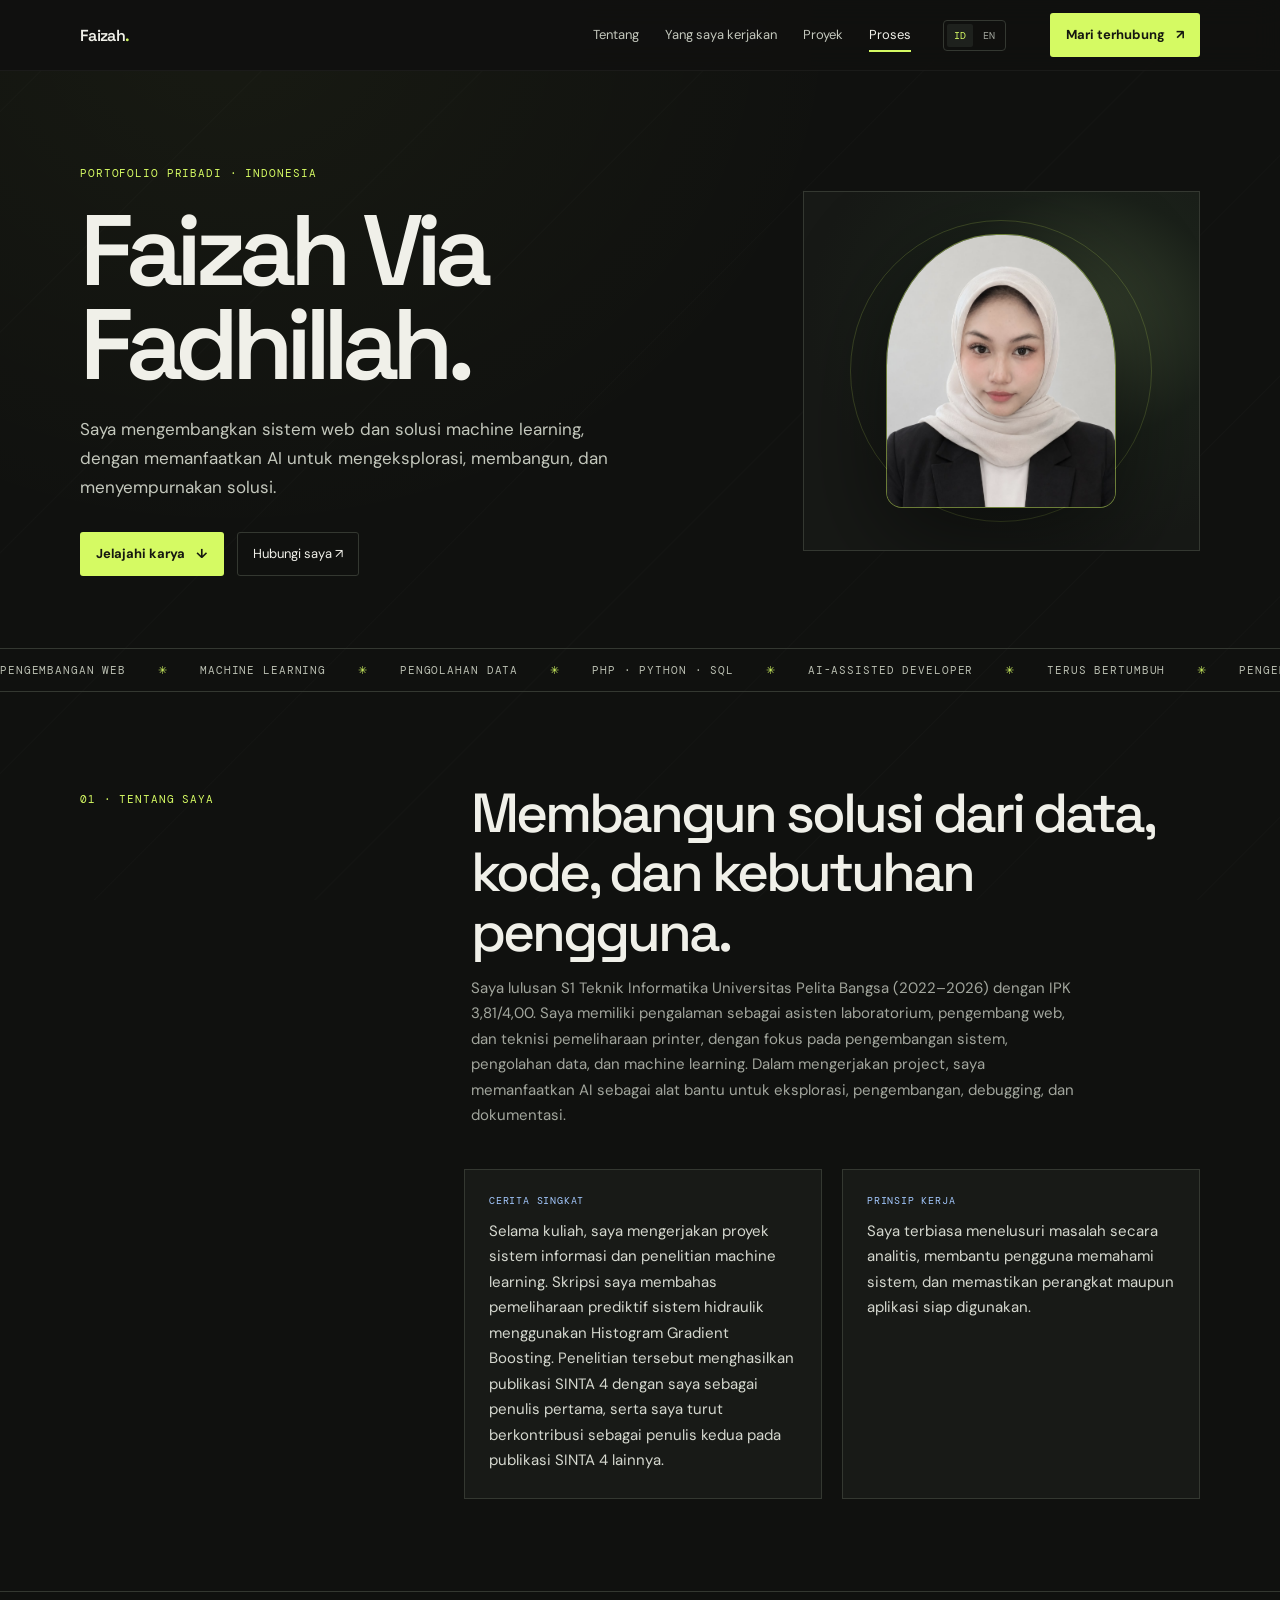
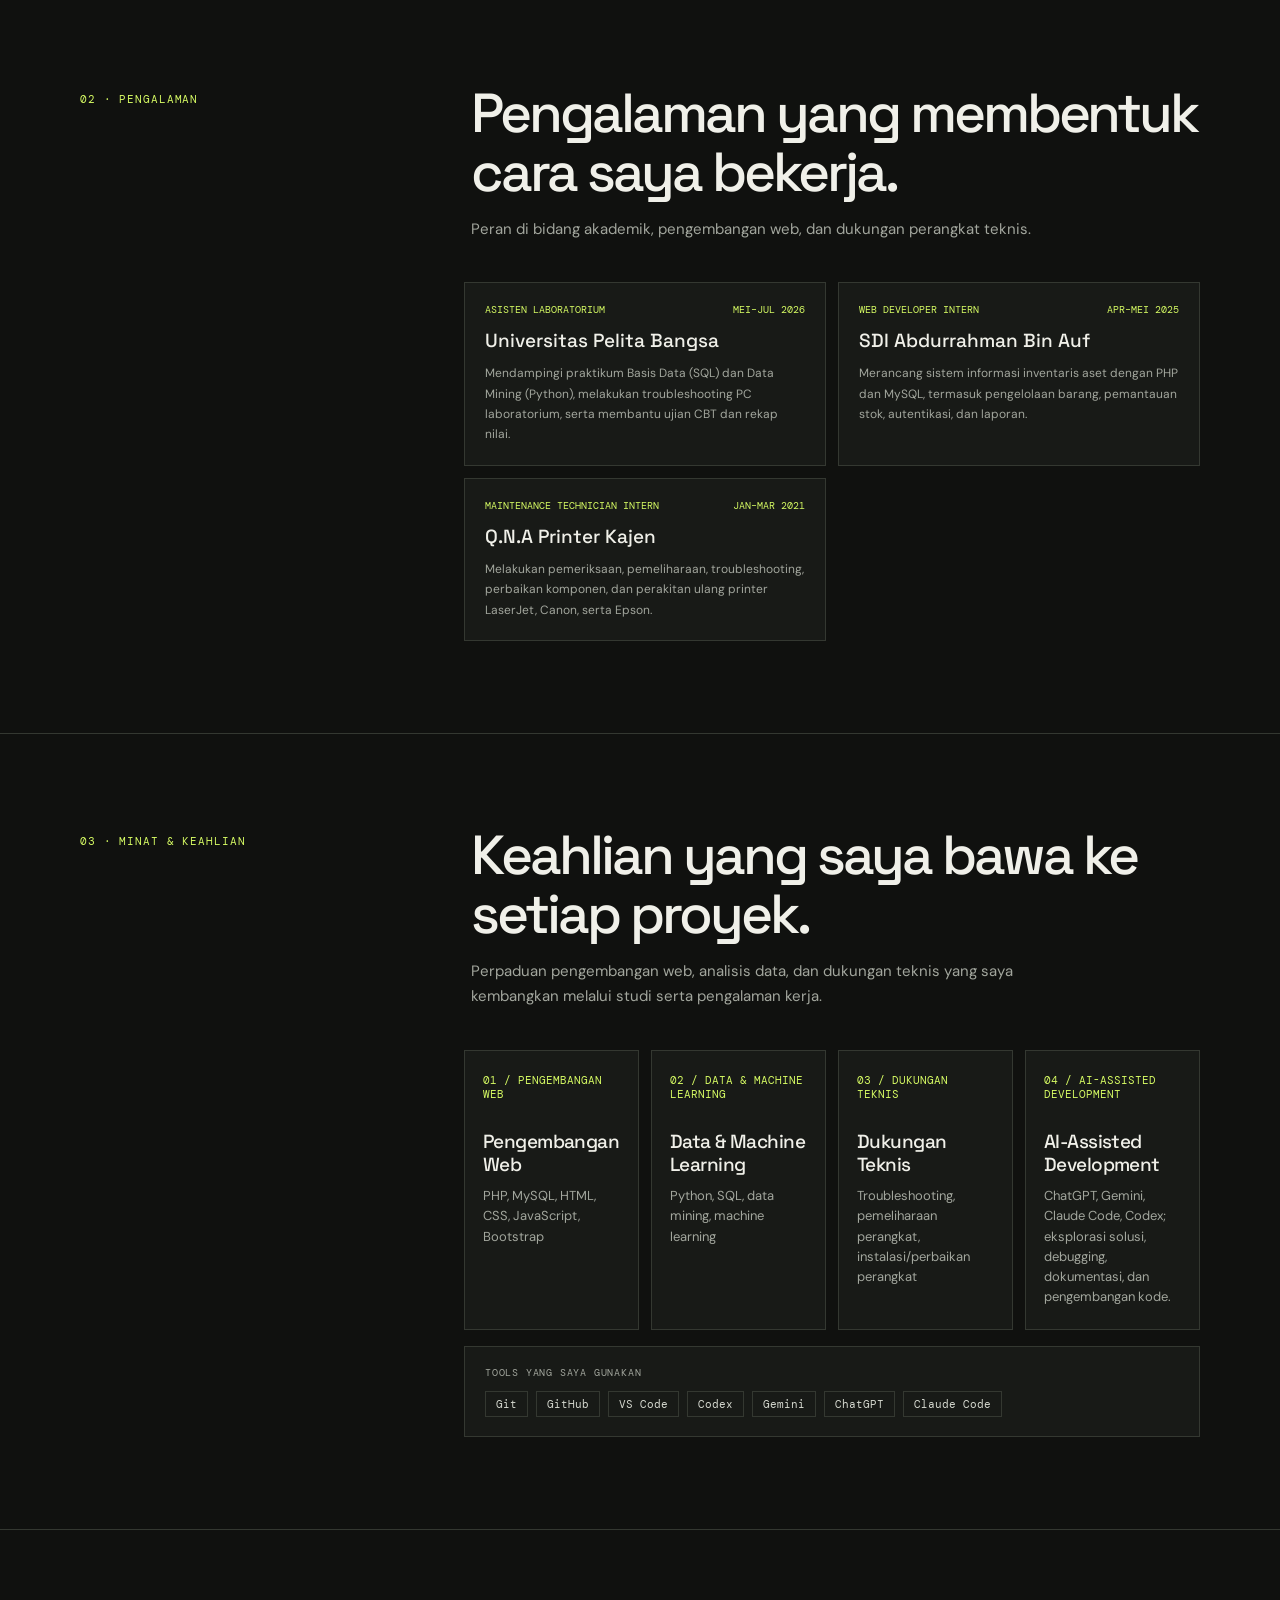
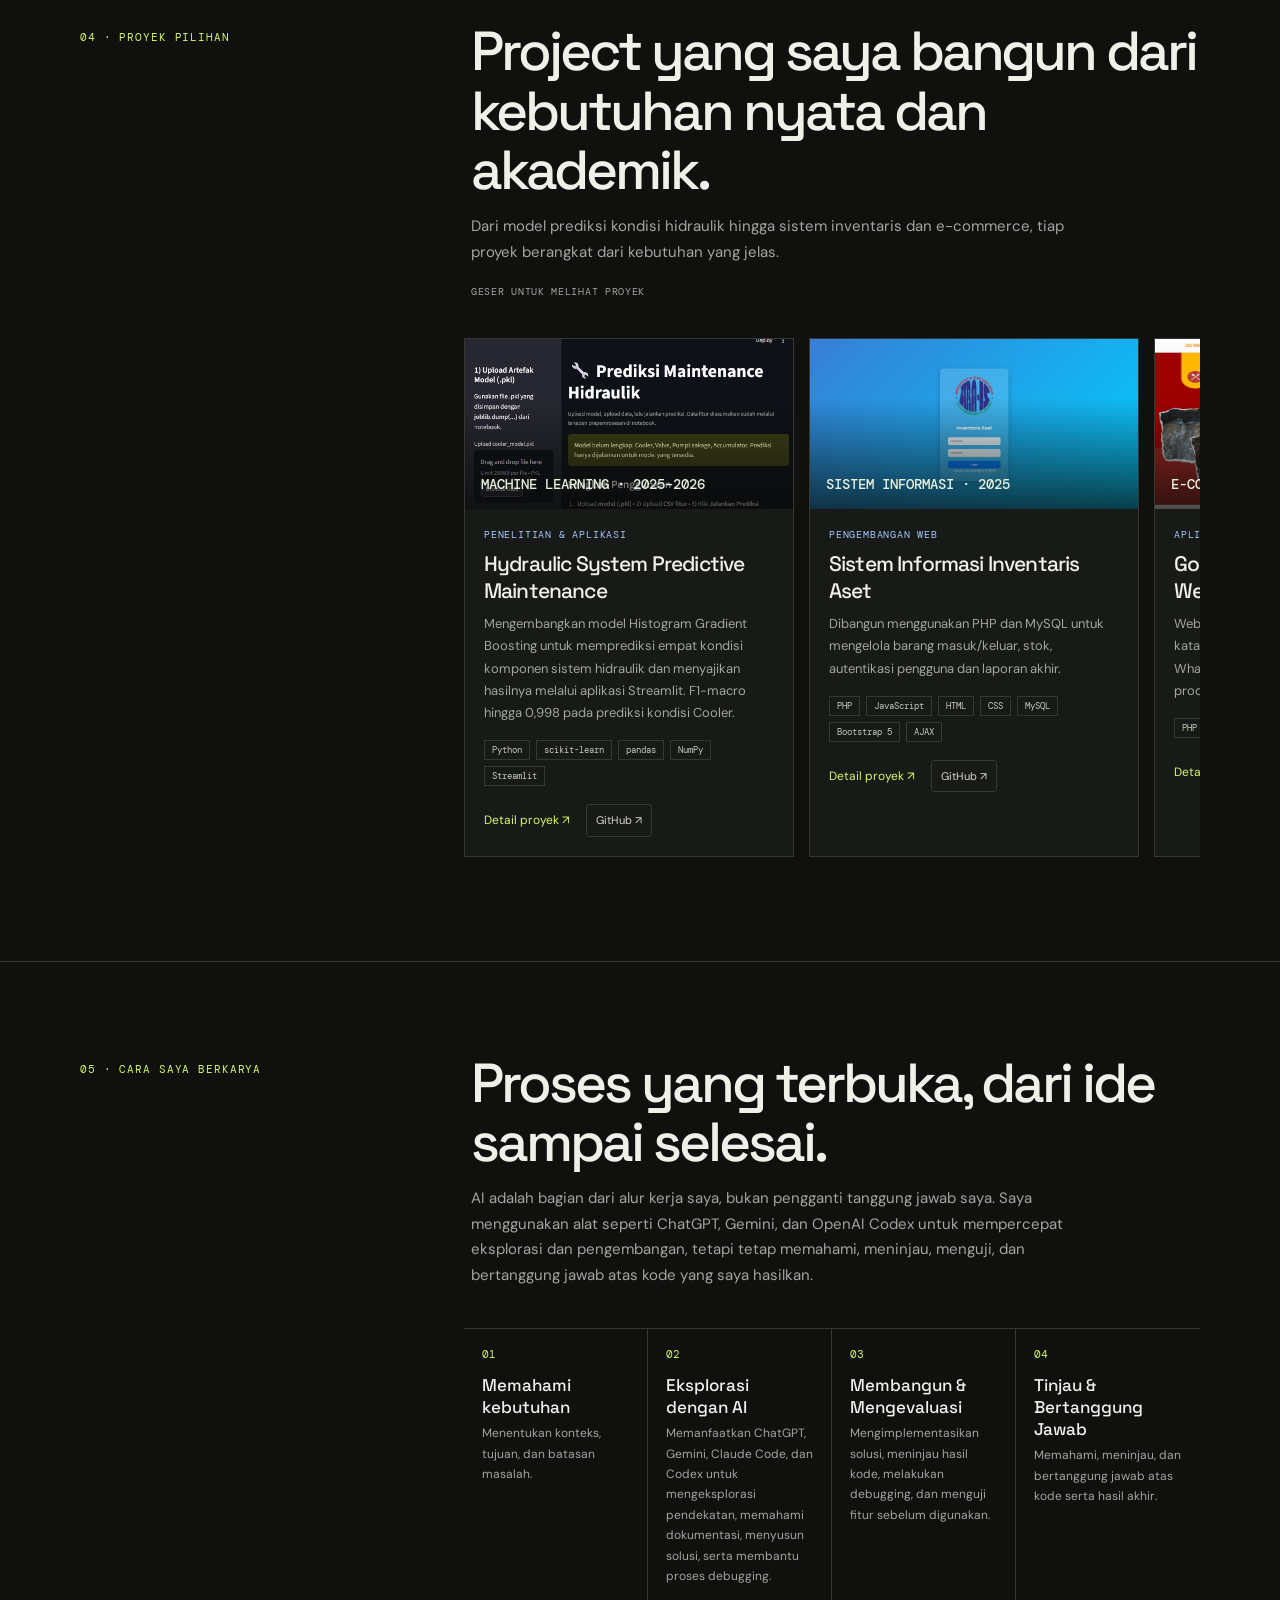
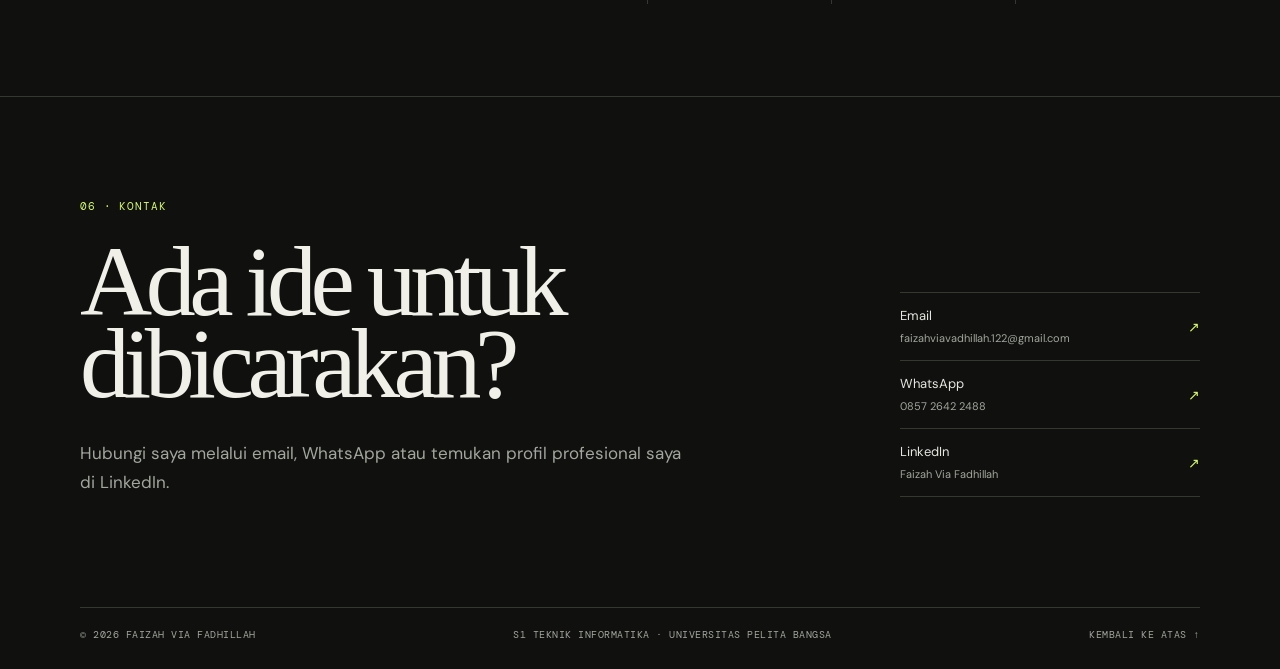
<file: index.html>
<!doctype html>
<html lang="id">
<head>
<meta charset="utf-8"><meta name="viewport" content="width=device-width, initial-scale=1"><meta name="theme-color" content="#10110f"><meta name="description" content="Portofolio Faizah Via Fadhillah — Informatika, machine learning, dan pengembangan web."><link rel="icon" type="image/svg+xml" href="assets/favicon.svg"><title>Faizah Via Fadhillah — Portofolio</title>
<link rel="preconnect" href="https://fonts.googleapis.com"><link rel="preconnect" href="https://fonts.gstatic.com" crossorigin><link href="https://fonts.googleapis.com/css2?family=DM+Mono:wght@400;500&family=DM+Sans:wght@400;500;600;700&family=Space+Grotesk:wght@400;500;600;700&display=swap" rel="stylesheet">
<style>
:root{--bg:#10110f;--panel:#181a17;--panel2:#1e211d;--ink:#f0f0e9;--muted:#a2a69d;--line:#343831;--acid:#d5fa63;--blue:#a4c9ff;--mono:'DM Mono',monospace;--sans:'DM Sans',sans-serif;--display:'Space Grotesk',sans-serif}*{box-sizing:border-box}html{scroll-behavior:smooth;scroll-padding-top:90px}body{margin:0;background-color:var(--bg);background-image:radial-gradient(ellipse at 18% 3%,#d5fa630a,transparent 42%),repeating-linear-gradient(135deg,transparent 0 78px,#ffffff04 79px,transparent 80px 156px);background-attachment:fixed;color:var(--ink);font-family:var(--sans);font-size:15px;line-height:1.7}a{color:inherit;text-decoration:none}button{font:inherit;color:inherit}.wrap{width:min(1120px,calc(100% - 48px));margin:auto}.topbar{position:sticky;top:0;z-index:10;background:#10110feF;border-bottom:1px solid #ffffff0c;backdrop-filter:blur(14px)}.nav{height:70px;display:flex;align-items:center;justify-content:flex-start;gap:32px}.brand{font:600 16px var(--display);letter-spacing:-.04em}.brand span{color:var(--acid)}.navlinks{display:flex;align-items:center;gap:26px;margin-left:auto;font-size:13px;color:#c4c8bd}.navlinks a{position:relative;padding:8px 0;transition:color .2s}.navlinks a:after{content:"";position:absolute;left:0;right:0;bottom:2px;height:2px;background:var(--acid);transform:scaleX(0);transform-origin:left;transition:transform .22s}.navlinks a:hover,.navlinks a.is-active{color:var(--ink)}.navlinks a.is-active:after{transform:scaleX(1)}.nav-cta{margin-left:12px}.language-switch{display:flex;align-items:center;gap:3px;padding:3px;border:1px solid var(--line);border-radius:4px}.language-switch button{border:0;background:transparent;color:var(--muted);font:10px var(--mono);padding:5px 7px;cursor:pointer;border-radius:2px}.language-switch button.is-selected{background:var(--panel2);color:var(--acid)}.nav-cta,.button{display:inline-flex;align-items:center;gap:11px;padding:11px 16px;background:var(--acid);color:#151710;border-radius:3px;font-weight:700;font-size:13px;transition:.2s}.nav-cta:hover,.button:hover{transform:translateY(-2px);background:#e3ff8a}.hamb{display:none;background:none;border:1px solid var(--line);padding:7px 10px;border-radius:3px}.hero{padding:95px 0 72px;min-height:570px;display:grid;grid-template-columns:1.25fr .75fr;gap:60px;align-items:center}.eyebrow,.section-label,.mono{font:11px var(--mono);letter-spacing:.08em;color:var(--acid);text-transform:uppercase}.hero h1{font:600 clamp(52px,8vw,100px)/.94 var(--display);letter-spacing:-.075em;margin:24px 0 23px;max-width:720px}.hero h1 em{font-style:normal;color:var(--acid)}.hero-copy{color:#c4c8bd;font-size:17px;max-width:560px}.hero-actions{display:flex;gap:13px;align-items:center;margin-top:30px}.button-secondary{border:1px solid var(--line);padding:10px 15px;font-size:13px;border-radius:3px}.button-secondary:hover{border-color:var(--acid);color:var(--acid)}.hero-card{height:360px;position:relative;overflow:hidden;border:1px solid var(--line);background:radial-gradient(ellipse at 70% 35%,#394530 0%,#1a2019 38%,#171916 70%);display:flex;align-items:center;justify-content:center;isolation:isolate}.hero-card:hover .portrait-mark{transform:translateY(-5px) rotate(1deg)}.hero-card:before,.hero-card:after{content:'';position:absolute;border:1px solid #d5fa6330;border-radius:50%;width:300px;height:300px;animation:halo-pulse 7s ease-in-out infinite}.hero-card:after{width:220px;height:220px;animation-delay:-3.5s}.portrait-mark{z-index:1;position:relative;overflow:hidden;width:230px;height:274px;border:1px solid #d5fa6370;border-radius:48% 48% 16px 16px;box-shadow:0 25px 100px #0008;animation:portrait-float 6s ease-in-out infinite;transition:transform .45s cubic-bezier(.2,.8,.2,1)}.portrait-mark img{display:block;width:100%;height:100%;object-fit:cover;object-position:center 34%;filter:saturate(.88)}@keyframes portrait-float{0%,100%{transform:translateY(0)}50%{transform:translateY(-8px)}}@keyframes halo-pulse{0%,100%{transform:scale(.96);opacity:.45}50%{transform:scale(1.04);opacity:.9}}.card-note{position:absolute;bottom:18px;left:18px;right:18px;display:flex;justify-content:space-between;font:10px var(--mono);text-transform:uppercase;color:#c3c9b9}.ticker{border-top:1px solid var(--line);border-bottom:1px solid var(--line);overflow:hidden;padding:14px 0;white-space:nowrap;color:#b9beb1;font:11px var(--mono);letter-spacing:.08em}.ticker span{margin-right:32px}.ticker b{color:var(--acid);font-weight:400;margin-right:32px}.ticker-track{display:flex;width:max-content;animation:ticker-scroll 28s linear infinite}.ticker-group{display:flex;align-items:center;flex:none}.ticker:hover .ticker-track{animation-play-state:paused}@keyframes ticker-scroll{to{transform:translateX(-50%)}}@media(prefers-reduced-motion:reduce){.ticker-track{animation:none}}.section{padding:92px 0;border-bottom:1px solid var(--line)}.section-head{display:grid;grid-template-columns:.65fr 1.35fr;gap:40px;margin-bottom:40px}.section-label{padding-top:8px}.section h2{font:500 clamp(32px,4.4vw,55px)/1.08 var(--display);letter-spacing:-.055em;margin:0;max-width:760px}.section-intro{color:var(--muted);max-width:620px;margin:14px 0 0}.about-grid{display:grid;grid-template-columns:1fr 1fr;gap:20px;margin-left:calc(32.5% + 20px)}.info-card{background:var(--panel);border:1px solid var(--line);padding:24px}.info-card .mono{color:var(--blue);font-size:10px}.info-card p{margin:12px 0 0;color:#d5d8cf}.services{display:grid;grid-template-columns:repeat(4,1fr);gap:12px;margin-left:calc(32.5% + 20px)}.service{background:var(--panel);border:1px solid var(--line);padding:22px 18px;min-height:188px;transition:.2s}.service:hover{border-color:#849d49;transform:translateY(-3px)}.service .num{font:11px var(--mono);color:var(--acid)}.service h3{font:500 19px/1.2 var(--display);margin:30px 0 10px;letter-spacing:-.03em}.service p{margin:0;color:var(--muted);font-size:13px;line-height:1.55}.projects{display:flex;gap:15px;margin-left:calc(32.5% + 20px);overflow-x:auto;overscroll-behavior-inline:contain;scroll-snap-type:x mandatory;scroll-behavior:smooth;scrollbar-width:thin;scrollbar-color:#555b4b transparent;padding:0 2px 12px}.project{flex:0 0 min(78%,330px);scroll-snap-align:start;border:1px solid var(--line);background:var(--panel);overflow:hidden;transition:.2s}.project:hover{transform:translateY(-4px);border-color:#82954d}.project-art{height:170px;padding:16px;display:flex;align-items:flex-end;background:linear-gradient(135deg,#37462a,#1b2019 60%,#232c1e);position:relative;overflow:hidden}.project-art:before{content:'';position:absolute;inset:0;background:linear-gradient(0deg,#090a09ba,transparent 65%);z-index:1}.project-art img{position:absolute;inset:0;width:100%;height:100%;object-fit:cover;object-position:center}.project-art span{max-width:90%}.project:nth-child(2) .project-art{background:linear-gradient(135deg,#252d3c,#17191d 70%,#302729)}.project:nth-child(3) .project-art{background:linear-gradient(135deg,#3c3025,#211c18 70%,#342e25)}.project-art span{position:relative;z-index:2;font:500 14px var(--mono);color:#e7efdb}.project-controls{display:flex;align-items:center;justify-content:flex-end;gap:8px;margin-top:20px}.project-controls span{margin-right:auto;color:var(--muted);font:10px var(--mono);letter-spacing:.07em}.project-body{padding:19px}.project-body .mono{font-size:10px;color:var(--blue)}.project h3{font:500 21px var(--display);letter-spacing:-.04em;margin:9px 0}.project p{font-size:13px;color:var(--muted);margin:0 0 16px}.project-tech{display:flex;flex-wrap:wrap;gap:6px;margin:0 0 18px}.project-tech span{border:1px solid var(--line);padding:3px 7px;color:#c5cabc;font:9px var(--mono)}.project-actions{display:flex;align-items:center;gap:16px;flex-wrap:wrap;margin-top:2px}.project-link{font-size:12px;color:var(--acid)}.project-github{display:inline-flex;align-items:center;gap:6px;border:1px solid var(--line);padding:6px 9px;color:#d5d8cf;font-size:11px;border-radius:3px;transition:.2s}.project-github:hover{border-color:var(--acid);color:var(--acid)}.timeline{display:grid;grid-template-columns:1fr 1fr;gap:12px;margin-left:calc(32.5% + 20px)}.role{padding:20px;background:var(--panel);border:1px solid var(--line)}.role-top{display:flex;justify-content:space-between;gap:12px;color:var(--acid);font:10px var(--mono);text-transform:uppercase}.role h3{font:500 19px var(--display);margin:12px 0 2px}.role .org{color:#d6d9d0;font-size:13px}.role p{margin:10px 0 0;color:var(--muted);font-size:12px}.edu{grid-column:span 2}.process{display:grid;grid-template-columns:repeat(4,1fr);gap:0;margin-left:calc(32.5% + 20px)}.step{padding:18px;border-top:1px solid var(--line);border-right:1px solid var(--line)}.step:last-child{border-right:0}.step .num{color:var(--acid);font:11px var(--mono)}.step h3{font:500 17px var(--display);margin:13px 0 5px}.step p{margin:0;color:var(--muted);font-size:12px}.toolstrip{margin:16px 0 0 calc(32.5% + 20px);padding:19px 20px;border:1px solid var(--line);background:var(--panel)}.toolstrip .mono{font-size:10px;color:var(--muted)}.tooltags{display:flex;flex-wrap:wrap;gap:8px;margin-top:12px}.tooltags span{border:1px solid var(--line);padding:5px 10px;font:11px var(--mono);color:#d5d8cf}.contact{padding:94px 0 110px}.contact-inner{margin:0;background:transparent;color:var(--ink);padding:0;display:grid;grid-template-columns:minmax(0,1fr) 300px;align-items:end;gap:8%}.contact .section-label{color:var(--acid)}.contact h2{font:500 clamp(56px,8vw,100px)/.82 Georgia,'Times New Roman',serif;letter-spacing:-.065em;margin:28px 0 34px;max-width:760px}.contact p{margin:0;max-width:620px;color:var(--muted);font-size:17px}.contact-links{width:100%;border-top:1px solid var(--line)}.contact-links a{min-height:68px;border-bottom:1px solid var(--line);display:grid;grid-template-columns:1fr auto;align-items:center;gap:2px 12px;padding:12px 0;color:#e5e6e0;transition:color .18s}.contact-links a:hover{color:var(--acid)}.contact-links a span{font-size:13px}.contact-links a small{grid-column:1;color:var(--muted);font-size:11px;overflow-wrap:anywhere}.contact-links a b{grid-column:2;grid-row:1 / span 2;color:var(--acid);font:14px var(--mono)}.footer{border-top:1px solid var(--line);padding:20px 0 28px;color:var(--muted);font:10px var(--mono);display:flex;justify-content:space-between;text-transform:uppercase;letter-spacing:.05em}.reveal{opacity:0;transform:translateY(24px);filter:blur(3px);transition:opacity .72s ease,transform .72s cubic-bezier(.2,.75,.25,1),filter .72s ease}.reveal.visible{opacity:1;transform:translateY(0);filter:blur(0)}.service:nth-child(2),.project:nth-child(2),.step:nth-child(2){transition-delay:.08s}.service:nth-child(3),.project:nth-child(3),.step:nth-child(3){transition-delay:.16s}.service:nth-child(4),.step:nth-child(4){transition-delay:.24s}@media(prefers-reduced-motion:reduce){*,*:before,*:after{scroll-behavior:auto!important;animation-duration:.01ms!important;animation-iteration-count:1!important;transition-duration:.01ms!important}}
@media(max-width:850px){.hero{grid-template-columns:1fr .75fr;gap:26px;padding-top:70px}.hero-card{height:300px}.section-head{grid-template-columns:1fr;gap:12px}.about-grid,.services,.process,.timeline{margin-left:0}.projects{margin-left:0}.contact-inner{margin-left:0}.toolstrip{margin-left:0}.services{grid-template-columns:repeat(2,1fr)}}@media(max-width:600px){.wrap{width:min(100% - 32px,1120px)}.nav{height:62px;gap:12px}.language-switch{margin-left:auto}.language-switch button{padding:5px 6px}.hamb{display:block}.navlinks{display:none;position:absolute;top:62px;left:0;right:0;margin-left:0;background:var(--bg);padding:20px 24px 24px;border-bottom:1px solid var(--line);flex-direction:column;align-items:flex-start;gap:17px}.navlinks.open{display:flex}.nav-cta{display:none}.hero{display:flex;flex-direction:column;align-items:stretch;padding:65px 0 48px;gap:34px}.hero h1{font-size:clamp(54px,16vw,82px)}.hero-copy{font-size:15px}.hero-card{height:270px}.section{padding:68px 0}.section h2{font-size:37px}.section-head{margin-bottom:28px}.about-grid,.timeline{grid-template-columns:1fr}.edu{grid-column:auto}.services{grid-template-columns:1fr 1fr}.service{min-height:174px;padding:17px 14px}.service h3{font-size:17px}.projects{gap:12px}.project{flex-basis:min(86%,310px)}.project-art{height:155px}.project-controls span{font-size:9px}.process{grid-template-columns:1fr 1fr}.step{border-right:0;border-bottom:1px solid var(--line)}.contact{padding:64px 0}.contact-inner{padding:0;display:grid;grid-template-columns:1fr;gap:34px}.contact h2{font-size:clamp(52px,14vw,74px);margin:22px 0}.contact p{font-size:15px}.contact-links{max-width:none}.footer{gap:12px;flex-direction:column}}
</style></head>
<body>
<header class="topbar"><nav class="nav wrap"><a class="brand" href="#top">Faizah<span>.</span></a><button class="hamb" aria-label="Buka navigasi" aria-expanded="false">☰</button><div class="navlinks"><a href="#tentang">Tentang</a><a href="#layanan">Yang saya kerjakan</a><a href="#proyek">Proyek</a><a href="#proses">Proses</a></div><div class="language-switch" role="group" aria-label="Pilih bahasa"><button type="button" data-lang="id" aria-label="Bahasa Indonesia" aria-pressed="true" class="is-selected">ID</button><button type="button" data-lang="en" aria-label="English" aria-pressed="false">EN</button></div><a class="nav-cta" href="#kontak">Mari terhubung <span>↗</span></a></nav></header>
<main id="top"><section class="hero wrap"><div><div class="eyebrow">PORTOFOLIO PRIBADI · INDONESIA</div><h1>Faizah Via Fadhillah.</h1><p class="hero-copy">Saya mengembangkan sistem web dan solusi machine learning, dengan memanfaatkan AI untuk mengeksplorasi, membangun, dan menyempurnakan solusi.</p><div class="hero-actions"><a class="button" href="#proyek">Jelajahi karya <span>↓</span></a><a class="button-secondary" href="#kontak">Hubungi saya ↗</a></div></div><div class="hero-card"><div class="portrait-mark"><img src="assets/faizah-profile.jpeg" alt="Foto profil Faizah Via Fadhillah"></div></div></section>
<div class="ticker" aria-label="Pengembangan web, machine learning, pengolahan data, PHP, Python, SQL, developer berbantu AI, terus bertumbuh"><div class="ticker-track"><div class="ticker-group"><span>PENGEMBANGAN WEB</span><b>✳</b><span>MACHINE LEARNING</span><b>✳</b><span>PENGOLAHAN DATA</span><b>✳</b><span>PHP · PYTHON · SQL</span><b>✳</b><span>AI-ASSISTED DEVELOPER</span><b>✳</b><span>TERUS BERTUMBUH</span><b>✳</b></div><div class="ticker-group" aria-hidden="true"><span>PENGEMBANGAN WEB</span><b>✳</b><span>MACHINE LEARNING</span><b>✳</b><span>PENGOLAHAN DATA</span><b>✳</b><span>PHP · PYTHON · SQL</span><b>✳</b><span>AI-ASSISTED DEVELOPER</span><b>✳</b><span>TERUS BERTUMBUH</span><b>✳</b></div></div></div>
<section class="section" id="tentang"><div class="wrap"><div class="section-head"><div class="section-label">01 · TENTANG SAYA</div><div><h2>Membangun solusi dari data, kode, dan kebutuhan pengguna.</h2><p class="section-intro">Saya lulusan S1 Teknik Informatika Universitas Pelita Bangsa (2022–2026) dengan IPK 3,81/4,00. Saya memiliki pengalaman sebagai asisten laboratorium, pengembang web, dan teknisi pemeliharaan printer, dengan fokus pada pengembangan sistem, pengolahan data, dan machine learning. Dalam mengerjakan project, saya memanfaatkan AI sebagai alat bantu untuk eksplorasi, pengembangan, debugging, dan dokumentasi.</p></div></div><div class="about-grid"><article class="info-card"><div class="mono">CERITA SINGKAT</div><p>Selama kuliah, saya mengerjakan proyek sistem informasi dan penelitian machine learning. Skripsi saya membahas pemeliharaan prediktif sistem hidraulik menggunakan Histogram Gradient Boosting. Penelitian tersebut menghasilkan publikasi SINTA 4 dengan saya sebagai penulis pertama, serta saya turut berkontribusi sebagai penulis kedua pada publikasi SINTA 4 lainnya.</p></article><article class="info-card"><div class="mono">PRINSIP KERJA</div><p>Saya terbiasa menelusuri masalah secara analitis, membantu pengguna memahami sistem, dan memastikan perangkat maupun aplikasi siap digunakan.</p></article></div></div></section>
<section class="section" id="pengalaman"><div class="wrap"><div class="section-head"><div class="section-label">02 · PENGALAMAN</div><div><h2>Pengalaman yang membentuk cara saya bekerja.</h2><p class="section-intro">Peran di bidang akademik, pengembangan web, dan dukungan perangkat teknis.</p></div></div><div class="timeline"><article class="role"><div class="role-top"><span>Asisten Laboratorium</span><span>Mei–Jul 2026</span></div><h3>Universitas Pelita Bangsa</h3><p>Mendampingi praktikum Basis Data (SQL) dan Data Mining (Python), melakukan troubleshooting PC laboratorium, serta membantu ujian CBT dan rekap nilai.</p></article><article class="role"><div class="role-top"><span>Web Developer Intern</span><span>Apr–Mei 2025</span></div><h3>SDI Abdurrahman Bin Auf</h3><p>Merancang sistem informasi inventaris aset dengan PHP dan MySQL, termasuk pengelolaan barang, pemantauan stok, autentikasi, dan laporan.</p></article><article class="role"><div class="role-top"><span>Maintenance Technician Intern</span><span>Jan–Mar 2021</span></div><h3>Q.N.A Printer Kajen</h3><p>Melakukan pemeriksaan, pemeliharaan, troubleshooting, perbaikan komponen, dan perakitan ulang printer LaserJet, Canon, serta Epson.</p></article></div></div></section>
<section class="section" id="layanan"><div class="wrap"><div class="section-head"><div class="section-label">03 · MINAT & KEAHLIAN</div><div><h2>Keahlian yang saya bawa ke setiap proyek.</h2><p class="section-intro">Perpaduan pengembangan web, analisis data, dan dukungan teknis yang saya kembangkan melalui studi serta pengalaman kerja.</p></div></div><div class="services"><article class="service"><div class="num">01 / PENGEMBANGAN WEB</div><h3>Pengembangan Web</h3><p>PHP, MySQL, HTML, CSS, JavaScript, Bootstrap</p></article><article class="service"><div class="num">02 / DATA & MACHINE LEARNING</div><h3>Data & Machine Learning</h3><p>Python, SQL, data mining, machine learning</p></article><article class="service"><div class="num">03 / DUKUNGAN TEKNIS</div><h3>Dukungan Teknis</h3><p>Troubleshooting, pemeliharaan perangkat, instalasi/perbaikan perangkat</p></article><article class="service"><div class="num">04 / AI-ASSISTED DEVELOPMENT</div><h3>AI-Assisted Development</h3><p>ChatGPT, Gemini, Claude Code, Codex; eksplorasi solusi, debugging, dokumentasi, dan pengembangan kode.</p></article></div><div class="toolstrip"><div class="mono">TOOLS YANG SAYA GUNAKAN</div><div class="tooltags"><span>Git</span><span>GitHub</span><span>VS Code</span><span>Codex</span><span>Gemini</span><span>ChatGPT</span><span>Claude Code</span></div></div></div></section>
<section class="section" id="proyek"><div class="wrap"><div class="section-head"><div class="section-label">04 · PROYEK PILIHAN</div><div><h2>Project yang saya bangun dari kebutuhan nyata dan akademik.</h2><p class="section-intro">Dari model prediksi kondisi hidraulik hingga sistem inventaris dan e-commerce, tiap proyek berangkat dari kebutuhan yang jelas.</p><div class="project-controls"><span>GESER UNTUK MELIHAT PROYEK</span></div></div></div><div class="projects" id="projectTrack"><article class="project"><div class="project-art"><img src="assets/hydraulic-predictive.png" alt="Antarmuka aplikasi prediksi maintenance sistem hidraulik"><span>MACHINE LEARNING · 2025–2026</span></div><div class="project-body"><div class="mono">PENELITIAN & APLIKASI</div><h3>Hydraulic System Predictive Maintenance</h3><p>Mengembangkan model Histogram Gradient Boosting untuk memprediksi empat kondisi komponen sistem hidraulik dan menyajikan hasilnya melalui aplikasi Streamlit. F1-macro hingga 0,998 pada prediksi kondisi Cooler.</p><div class="project-tech"><span>Python</span><span>scikit-learn</span><span>pandas</span><span>NumPy</span><span>Streamlit</span></div><div class="project-actions"><a class="project-link" href="hydraulic-detail.html">Detail proyek ↗</a><a class="project-github" href="https://github.com/FaizahviaFadhillah/Predictive-maintenance-system-hidrolik" target="_blank" rel="noreferrer">GitHub ↗</a></div></div></article><article class="project"><div class="project-art"><img src="assets/sistem-inventaris.png" alt="Tampilan halaman login Sistem Informasi Inventaris Aset"><span>SISTEM INFORMASI · 2025</span></div><div class="project-body"><div class="mono">PENGEMBANGAN WEB</div><h3>Sistem Informasi Inventaris Aset</h3><p>Dibangun menggunakan PHP dan MySQL untuk mengelola barang masuk/keluar, stok, autentikasi pengguna dan laporan akhir.</p><div class="project-tech"><span>PHP</span><span>JavaScript</span><span>HTML</span><span>CSS</span><span>MySQL</span><span>Bootstrap 5</span><span>AJAX</span></div><div class="project-actions"><a class="project-link" href="inventaris-detail.html">Detail proyek ↗</a><a class="project-github" href="https://github.com/FaizahviaFadhillah/Sistem_Informasi_Inventaris_Aset_Berbasis_Web" target="_blank" rel="noreferrer">GitHub ↗</a></div></div></article><article class="project"><div class="project-art"><img src="assets/go-snack.png" alt="Halaman utama website Go Snack dengan desain merah dan kuning"><span>E-COMMERCE · 2024</span></div><div class="project-body"><div class="mono">APLIKASI WEB</div><h3>Go Snack — E-Commerce Website</h3><p>Website e-commerce PHP dan MySQL dengan katalog, keranjang, checkout, invoice, konfirmasi WhatsApp, serta dashboard admin untuk produk, transaksi, dan pelanggan.</p><div class="project-tech"><span>PHP</span><span>HTML</span><span>CSS</span><span>JavaScript</span><span>MySQL</span></div><div class="project-actions"><a class="project-link" href="go-snack-detail.html">Detail proyek ↗</a><a class="project-github" href="https://github.com/FaizahviaFadhillah/Go-Snack" target="_blank" rel="noreferrer">GitHub ↗</a></div></div></article></div></div></section>
<section class="section" id="proses"><div class="wrap"><div class="section-head"><div class="section-label">05 · CARA SAYA BERKARYA</div><div><h2>Proses yang terbuka, dari ide sampai selesai.</h2><p class="section-intro">AI adalah bagian dari alur kerja saya, bukan pengganti tanggung jawab saya. Saya menggunakan alat seperti ChatGPT, Gemini, dan OpenAI Codex untuk mempercepat eksplorasi dan pengembangan, tetapi tetap memahami, meninjau, menguji, dan bertanggung jawab atas kode yang saya hasilkan.</p></div></div><div class="process"><article class="step"><div class="num">01</div><h3>Memahami kebutuhan</h3><p>Menentukan konteks, tujuan, dan batasan masalah.</p></article><article class="step"><div class="num">02</div><h3>Eksplorasi dengan AI</h3><p>Memanfaatkan ChatGPT, Gemini, Claude Code, dan Codex untuk mengeksplorasi pendekatan, memahami dokumentasi, menyusun solusi, serta membantu proses debugging.</p></article><article class="step"><div class="num">03</div><h3>Membangun & Mengevaluasi</h3><p>Mengimplementasikan solusi, meninjau hasil kode, melakukan debugging, dan menguji fitur sebelum digunakan.</p></article><article class="step"><div class="num">04</div><h3>Tinjau & Bertanggung Jawab</h3><p>Memahami, meninjau, dan bertanggung jawab atas kode serta hasil akhir.</p></article></div></div></section>
<section class="contact wrap" id="kontak"><div class="contact-inner"><div class="contact-copy"><div class="section-label">06 · KONTAK</div><h2>Ada ide untuk<br>dibicarakan?</h2><p>Hubungi saya melalui email, WhatsApp atau temukan profil profesional saya di LinkedIn.</p></div><div class="contact-links"><a href="mailto:faizahviavadhillah.122@gmail.com"><span>Email</span><small>faizahviavadhillah.122@gmail.com</small><b>↗</b></a><a href="https://wa.me/6285726422488" target="_blank" rel="noreferrer"><span>WhatsApp</span><small>0857 2642 2488</small><b>↗</b></a><a href="https://www.linkedin.com/in/faizah-via-fadhillah-221046346/" target="_blank" rel="noreferrer"><span>LinkedIn</span><small>Faizah Via Fadhillah</small><b>↗</b></a></div></div></section></main>
<footer class="footer wrap"><span>© 2026 FAIZAH VIA FADHILLAH</span><span>S1 Teknik Informatika · Universitas Pelita Bangsa</span><a href="#top">KEMBALI KE ATAS ↑</a></footer>
<script>const menu=document.querySelector('.hamb'),links=document.querySelector('.navlinks');menu.addEventListener('click',()=>{const open=links.classList.toggle('open');menu.setAttribute('aria-expanded',open);menu.textContent=open?'×':'☰'});links.querySelectorAll('a').forEach(a=>a.addEventListener('click',()=>{links.classList.remove('open');menu.setAttribute('aria-expanded','false');menu.textContent='☰'}));const translations={".navlinks a":["About","Skills","Projects","Process"],".nav-cta":["Let’s connect <span>↗</span>"],".eyebrow":["PERSONAL PORTFOLIO · INDONESIA"],".hero-copy":["I build web systems and machine learning solutions, using AI to explore, develop, and refine ideas."],".hero-actions .button":["Explore projects <span>↓</span>"],".hero-actions .button-secondary":["Get in touch ↗"],".card-note span":["INFORMATICS · GPA 3.81","OPEN TO OPPORTUNITIES ↗"],".ticker-group span":["Web Development","Machine Learning","Data Processing","PHP · PYTHON · SQL","AI-Assisted Developer","Always Learning","Web Development","Machine Learning","Data Processing","PHP · PYTHON · SQL","AI-Assisted Developer","Always Learning"],"#tentang .section-label":["01 · ABOUT ME"],"#tentang .section-head h2":["Building solutions with data, code, and user needs in mind."],"#tentang .section-intro":["I hold a Bachelor’s degree in Informatics Engineering from Universitas Pelita Bangsa (2022–2026), with a GPA of 3.81/4.00. My experience includes working as a laboratory assistant, web developer, and printer maintenance technician. My focus is on system development, data processing, and machine learning. I use AI as a tool for exploration, development, debugging, and documentation."],"#tentang .info-card .mono":["A BRIEF STORY","WORKING PRINCIPLES"],"#tentang .info-card p":["During university, I worked on information system projects and machine learning research. My thesis explored predictive maintenance for hydraulic systems using Histogram Gradient Boosting. The research led to a SINTA 4 publication, where I was first author, and I also contributed as second author to another SINTA 4 publication.","I approach problems analytically, help users understand systems, and make sure devices and applications are ready to use."],"#pengalaman .section-label":["02 · EXPERIENCE"],"#pengalaman .section-head h2":["Experiences that shaped how I work."],"#pengalaman .section-intro":["Roles across academia, web development, and technical support."],"#pengalaman .role-top span":["Laboratory Assistant","May–Jul 2026","Web Developer Intern","Apr–May 2025","Maintenance Technician Intern","Jan–Mar 2021"],"#pengalaman .role h3":["Universitas Pelita Bangsa","SDI Abdurrahman Bin Auf","Q.N.A Printer Kajen"],"#pengalaman .role p":["Supported Database (SQL) and Data Mining (Python) labs, troubleshot laboratory PCs, and assisted with computer-based exams and grade reporting.","Designed an asset inventory information system with PHP and MySQL, including item tracking, stock monitoring, user authentication, reports.","Inspected, maintained, troubleshot, repaired, and reassembled LaserJet, Canon, and Epson printers."],"#layanan .section-label":["03 · SKILLS"],"#layanan .section-head h2":["Skills I bring to each project."],"#layanan .section-intro":["A combination of web development, data analysis, and technical support built through study and hands-on experience."],".services .num":["01 / WEB DEVELOPMENT","02 / DATA & MACHINE LEARNING","03 / TECHNICAL SUPPORT","04 / AI-ASSISTED DEVELOPMENT"],".services h3":["Web Development","Data & Machine Learning","Technical Support","AI-Assisted Development"],".services p":["PHP, MySQL, HTML, CSS, JavaScript, and Bootstrap.","Python, SQL, data mining, and machine learning.","Troubleshooting, device maintenance, installation, and repair.","ChatGPT, Gemini, Claude Code, and Codex for solution exploration, debugging, documentation, and code development."],".toolstrip .mono":["TOOLS I USE"],"#proyek .section-label":["04 · SELECTED PROJECTS"],"#proyek .section-head h2":["Projects built for real-world and academic needs."],"#proyek .section-intro":["From hydraulic system prediction to inventory and e-commerce, each project starts with a clear need."],".project-controls span":["SCROLL TO EXPLORE PROJECTS"],".project-art span":["MACHINE LEARNING · 2025–2026","INFORMATION SYSTEM · 2025","E-COMMERCE · 2024"],".project-body .mono":["RESEARCH & APPLICATION","WEB DEVELOPMENT","WEB APPLICATION"],".project h3":["Hydraulic System Predictive Maintenance","Asset Inventory Information System","Go Snack — E-Commerce Website"],".project-body p":["Developed a Histogram Gradient Boosting model to predict four hydraulic component conditions and present results in a Streamlit application. Macro F1 reached 0.998 for Cooler condition prediction.","Built with PHP and MySQL to manage incoming/outgoing items, stock, user authentication, and end-of-period reports.","A PHP and MySQL e-commerce website with product catalog, cart, checkout, invoice, WhatsApp order confirmation, and an admin dashboard for products, transactions, and customers."],".project-link":["Project details ↗","Project details ↗","Project details ↗"],".project-github":["GitHub ↗","GitHub ↗","GitHub ↗"],"#proses .section-label":["05 · HOW I WORK"],"#proses .section-head h2":["A thoughtful process, from first idea to finished product."],"#proses .section-intro":["AI is part of my workflow, not a replacement for my responsibility. I use tools such as ChatGPT, Gemini, and OpenAI Codex to speed up exploration and development, while understanding, reviewing, testing, and taking responsibility for the code I produce."],".step h3":["Understand the need","Explore with AI","Build & Evaluate","Review & Take Ownership"],".step p":["Define the context, goals, and constraints.","Use ChatGPT, Gemini, Claude Code, and Codex to explore approaches, understand documentation, shape solutions, and assist with debugging.","Implement solutions, review code, debug, and test features before use.","Understand and review the code, and take responsibility for the final result."],"#kontak .section-label":["06 · CONTACT"],"#kontak .contact-copy h2":["Have an idea<br>to discuss?"],"#kontak .contact-copy p":["Contact me by email or WhatsApp, or find my professional profile on LinkedIn."],".contact-links a span":["Email","WhatsApp","LinkedIn"],".footer span":["© 2026 FAIZAH VIA FADHILLAH","B.Sc. in Informatics Engineering · Universitas Pelita Bangsa"],".footer a":["BACK TO TOP ↑"]};const savedMarkup=new Map();Object.keys(translations).forEach(selector=>document.querySelectorAll(selector).forEach((el,i)=>savedMarkup.set(selector+'|'+i,el.innerHTML)));function setLanguage(language){const english=language==='en';Object.entries(translations).forEach(([selector,values])=>document.querySelectorAll(selector).forEach((el,i)=>{const original=savedMarkup.get(selector+'|'+i);el.innerHTML=english?(values[i]??original):original}));document.documentElement.lang=language;document.querySelectorAll('[data-lang]').forEach(button=>{const active=button.dataset.lang===language;button.classList.toggle('is-selected',active);button.setAttribute('aria-pressed',String(active))});document.querySelector('.hamb').setAttribute('aria-label',english?'Open navigation':'Buka navigasi')}document.querySelectorAll('[data-lang]').forEach(button=>button.addEventListener('click',()=>setLanguage(button.dataset.lang)));const observer=new IntersectionObserver(items=>items.forEach(i=>{if(i.isIntersecting){i.target.classList.add('visible');observer.unobserve(i.target)}}),{threshold:.12});document.querySelectorAll('.hero h1,.hero-copy,.section-head,.section-intro,.about-grid,.info-card,.timeline,.service,.toolstrip,.project,.step,.contact-copy,.contact-links').forEach(el=>{el.classList.add('reveal');observer.observe(el)});const activeNav=new IntersectionObserver(entries=>entries.forEach(entry=>{if(entry.isIntersecting){document.querySelectorAll('.navlinks a').forEach(a=>{const active=a.getAttribute('href')==='#'+entry.target.id;a.classList.toggle('is-active',active);if(active)a.setAttribute('aria-current','location');else a.removeAttribute('aria-current')})}}),{rootMargin:'-28% 0px -62% 0px',threshold:0});document.querySelectorAll('#tentang,#layanan,#proyek,#proses').forEach(section=>activeNav.observe(section));</script>
</body></html>
</file>
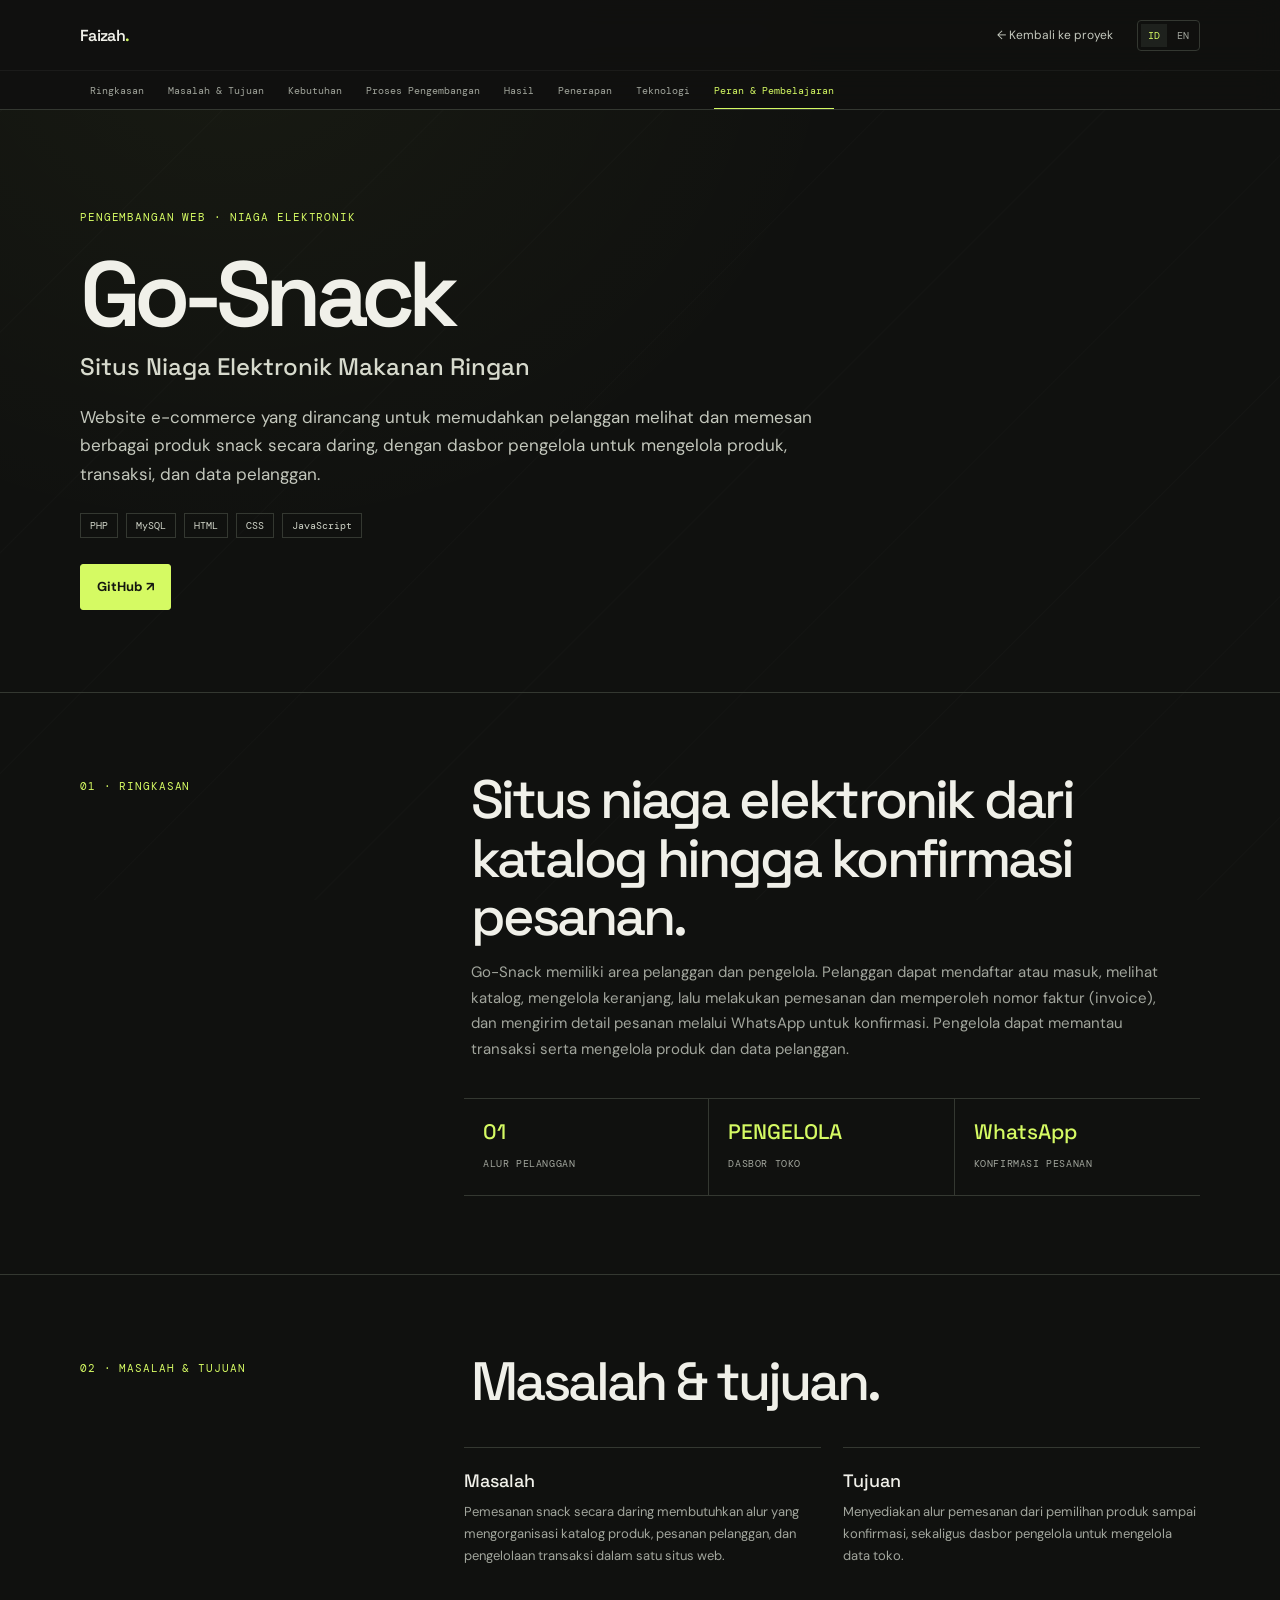
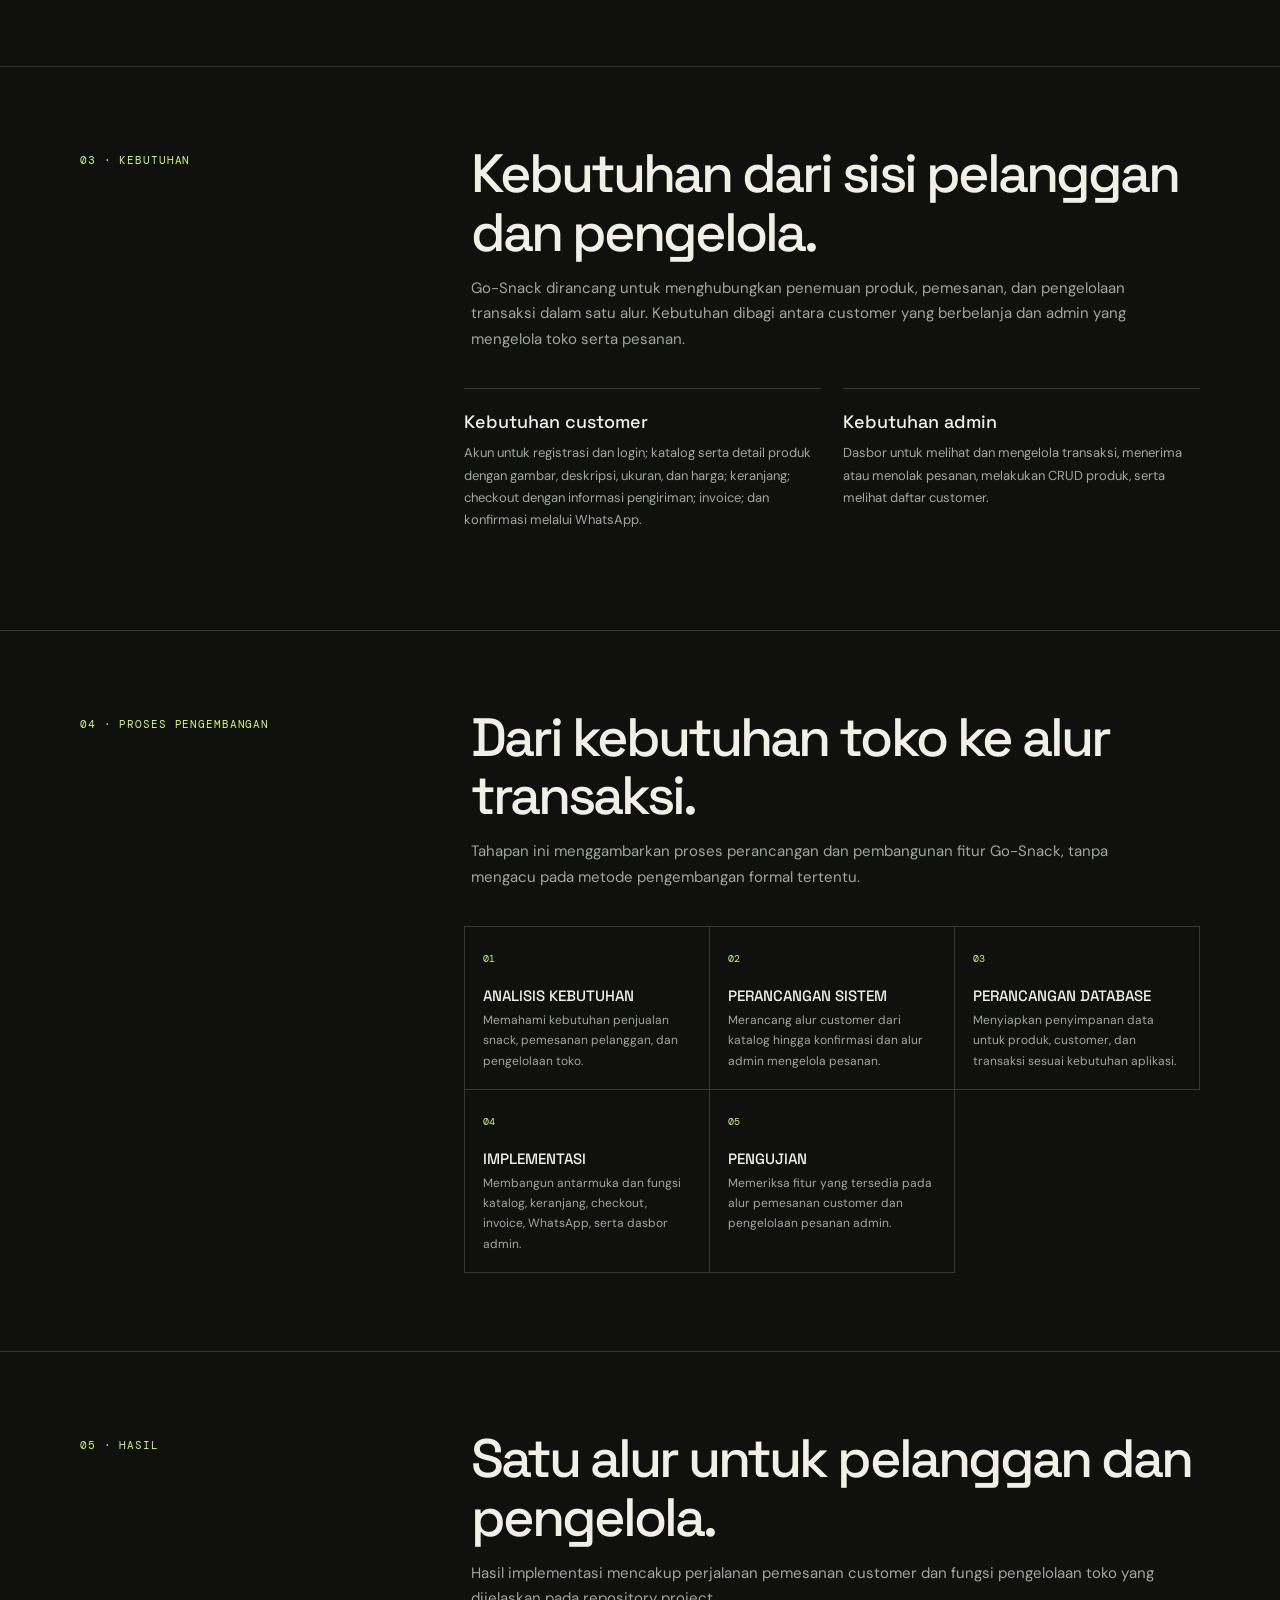
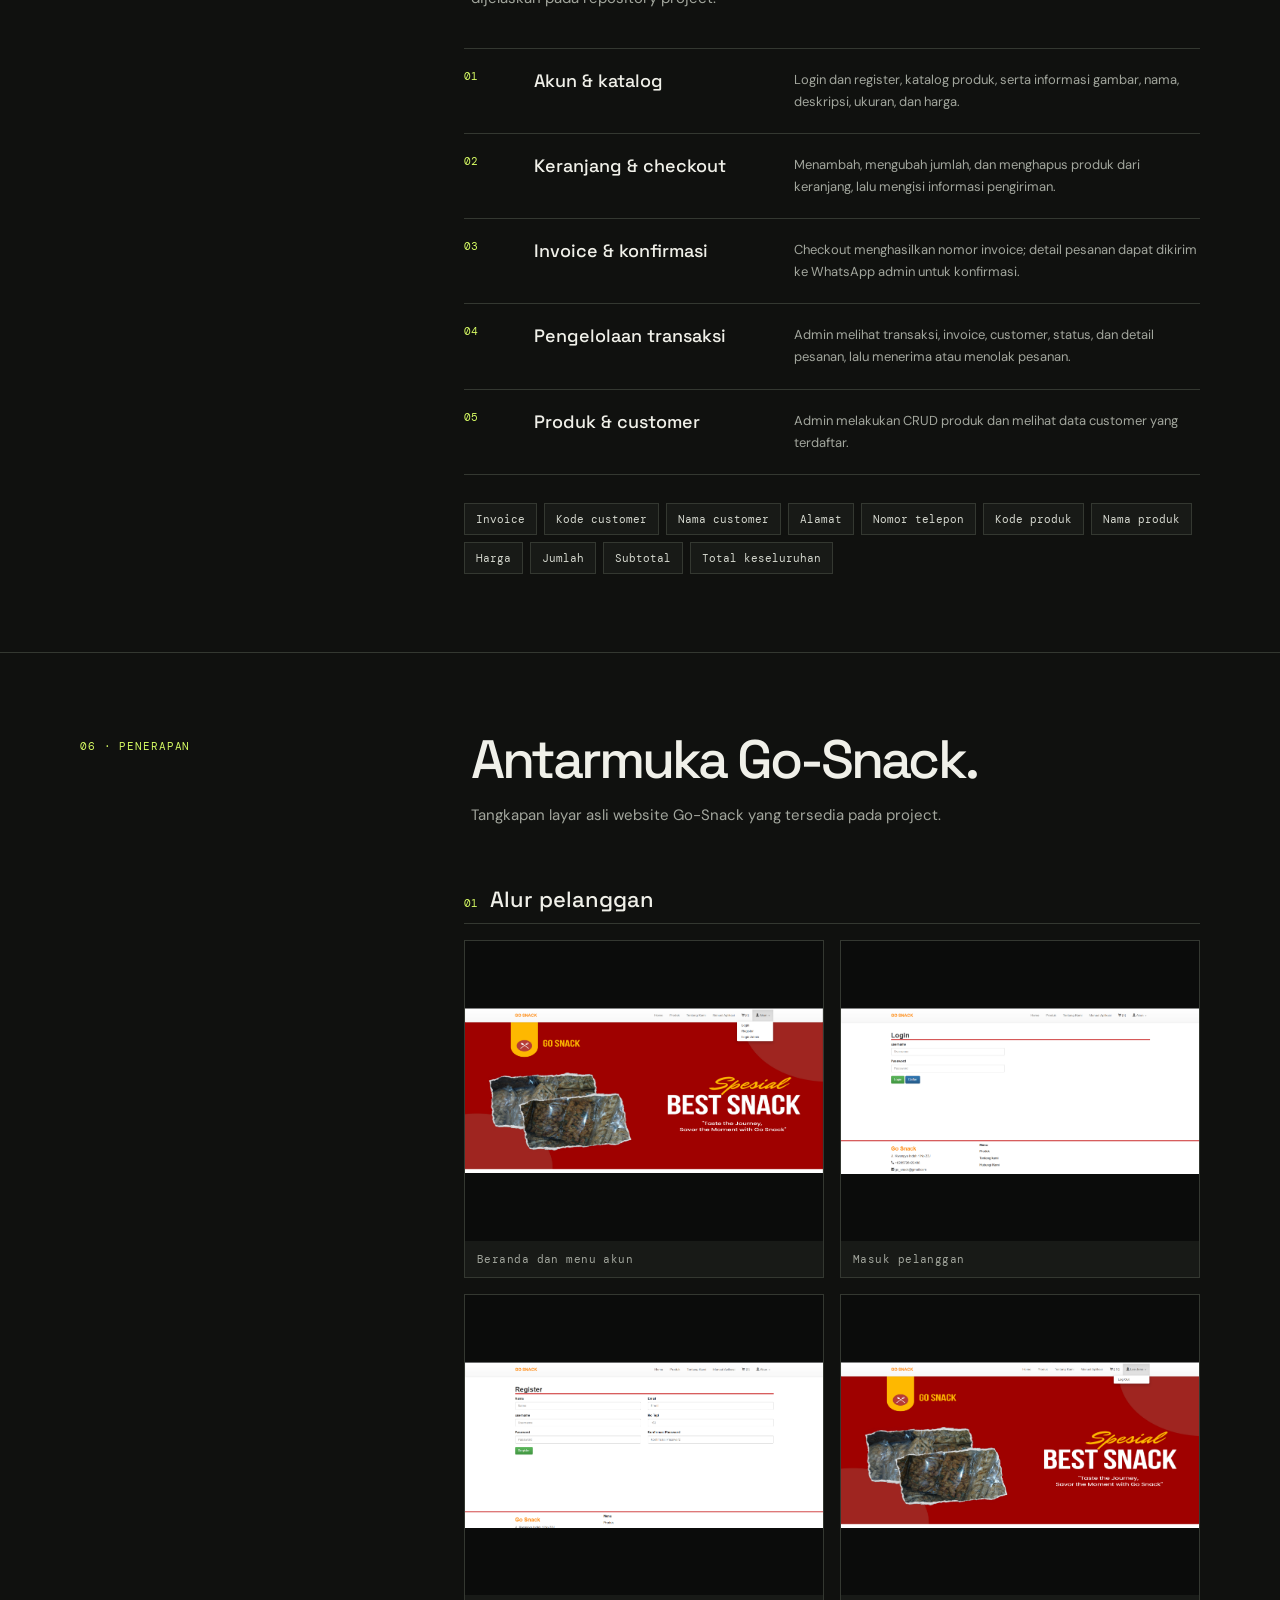
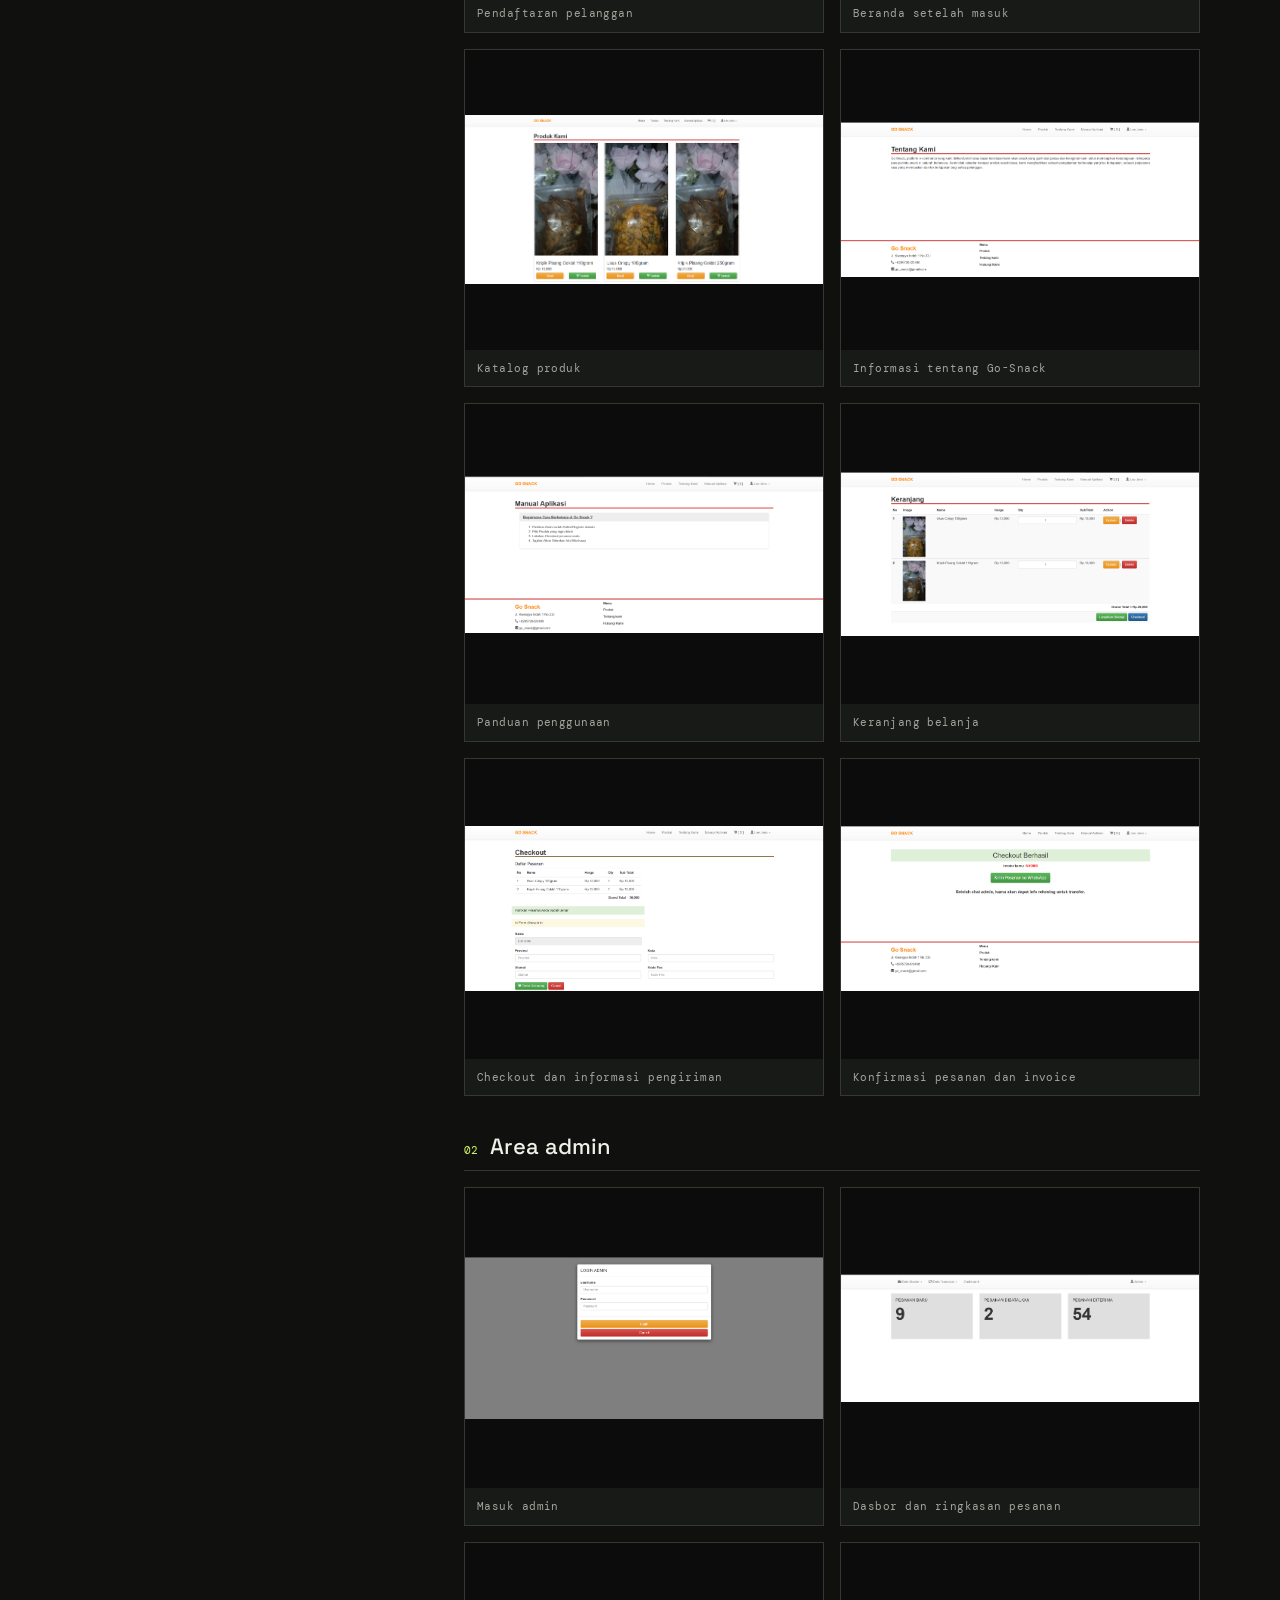
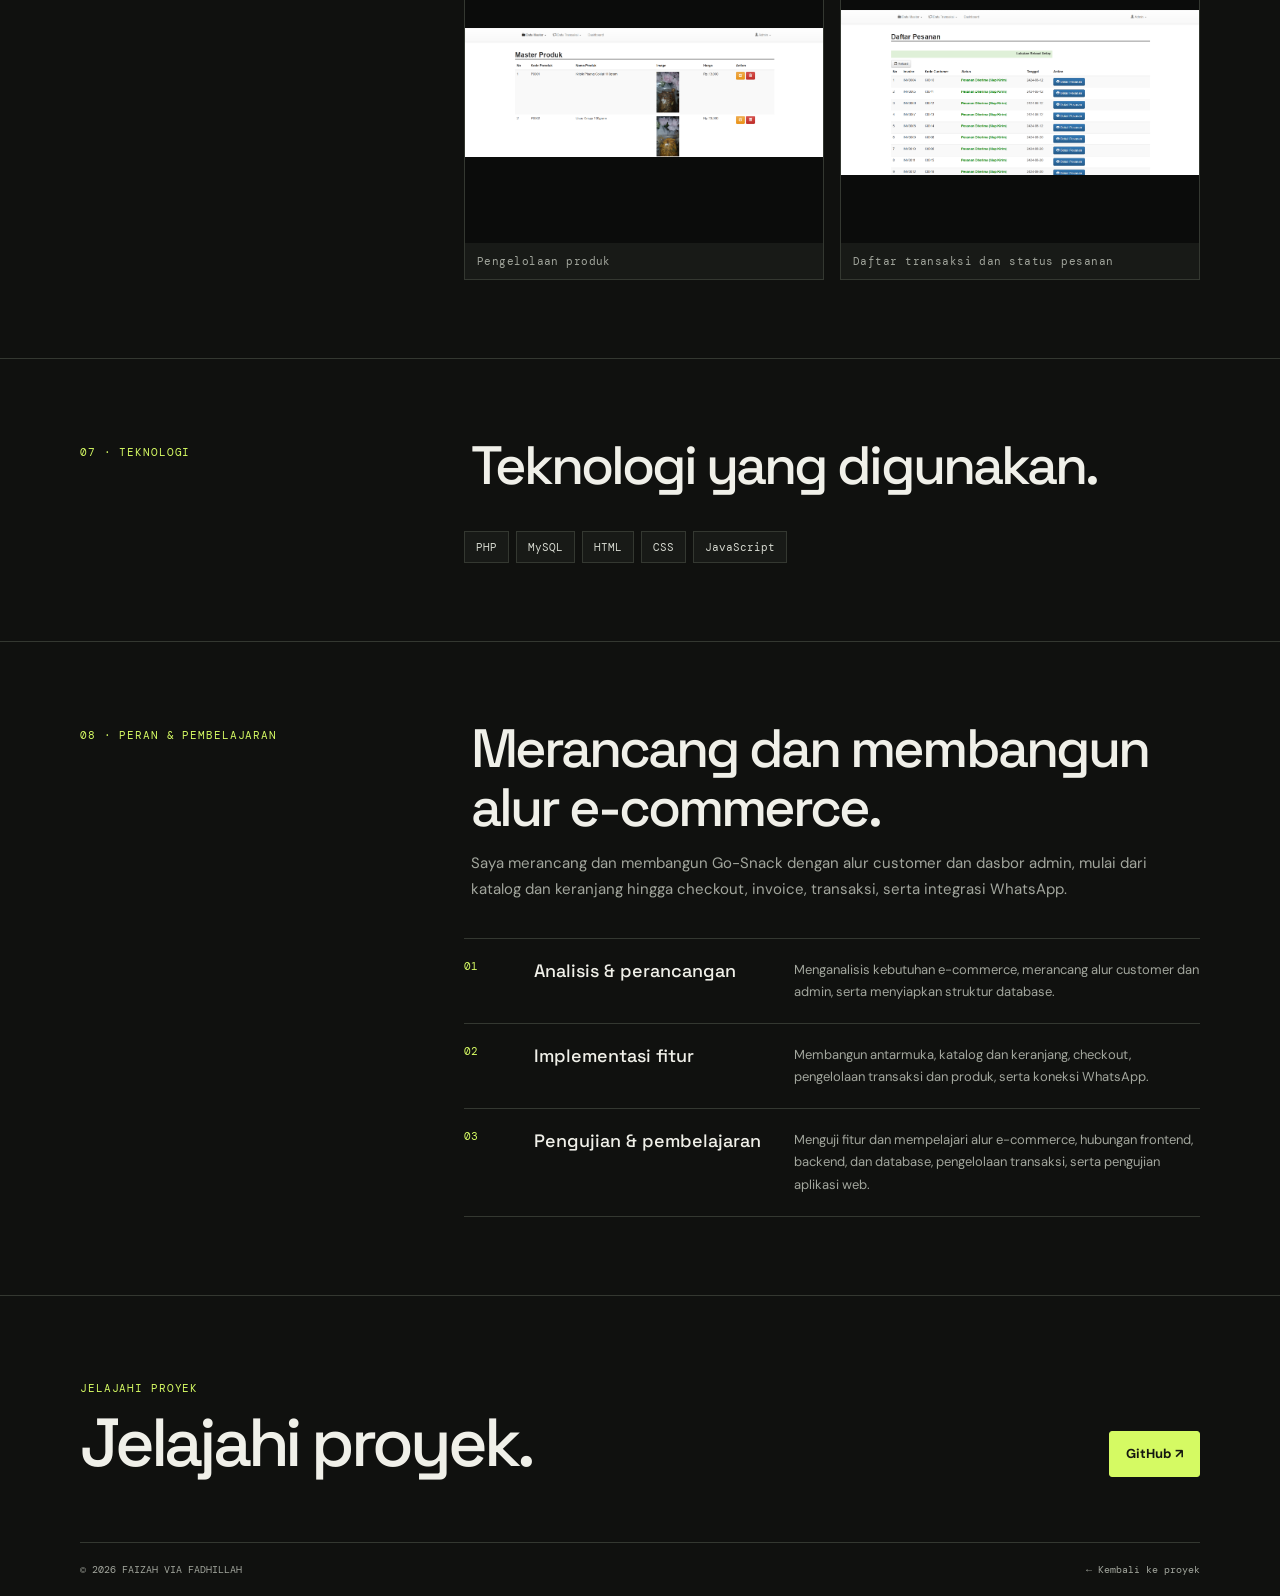
<file: go-snack-detail.html>
<!doctype html>
<html lang="id"><head><meta charset="utf-8"><meta name="viewport" content="width=device-width, initial-scale=1"><meta name="theme-color" content="#10110f"><meta name="description" content="Case study situs niaga elektronik berbasis web Go-Snack oleh Faizah Via Fadhillah."><link rel="icon" type="image/svg+xml" href="assets/favicon.svg"><title>Go-Snack — Faizah Via Fadhillah</title><link rel="preconnect" href="https://fonts.googleapis.com"><link rel="preconnect" href="https://fonts.gstatic.com" crossorigin><link href="https://fonts.googleapis.com/css2?family=DM+Mono:wght@400;500&family=DM+Sans:wght@400;500;600;700&family=Space+Grotesk:wght@400;500;600;700&display=swap" rel="stylesheet"><link rel="stylesheet" href="case-study.css"></head>
<body data-page="go"><header class="topbar"><nav class="nav wrap"><a class="brand" href="index.html">Faizah<span>.</span></a><a class="back-link" href="index.html#proyek" data-id="← Kembali ke proyek" data-en="← Back to projects">← Kembali ke proyek</a><div class="language-switch" aria-label="Pilih bahasa"><button class="is-selected" data-lang="id" aria-pressed="true">ID</button><button data-lang="en" aria-pressed="false">EN</button></div></nav></header><nav class="hydraulic-nav go-nav" aria-label="Navigasi bagian proyek"><div class="hydraulic-nav-inner wrap"><a href="#ringkasan" data-id="Ringkasan" data-en="Summary">Ringkasan</a><a href="#masalah-tujuan" data-id="Masalah & Tujuan" data-en="Problem & Objectives">Masalah & Tujuan</a><a href="#kebutuhan" data-id="Kebutuhan" data-en="Requirements">Kebutuhan</a><a href="#proses-pengembangan" data-id="Proses Pengembangan" data-en="Development Process">Proses Pengembangan</a><a href="#hasil" data-id="Hasil" data-en="Results">Hasil</a><a href="#penerapan" data-id="Penerapan" data-en="Application">Penerapan</a><a href="#teknologi" data-id="Teknologi" data-en="Technology">Teknologi</a><a href="#peran-pembelajaran" data-id="Peran & Pembelajaran" data-en="Role & Learning">Peran & Pembelajaran</a></div></nav><main>
<section class="case-hero"><div class="wrap"><div class="eyebrow">PENGEMBANGAN WEB · NIAGA ELEKTRONIK</div><h1>Go-Snack</h1><p class="subtitle" data-id="Situs Niaga Elektronik Makanan Ringan" data-en="Snack E-Commerce Website">Situs Niaga Elektronik Makanan Ringan</p><p class="lead" data-id="Website e-commerce yang dirancang untuk memudahkan pelanggan melihat dan memesan berbagai produk snack secara daring, dengan dasbor pengelola untuk mengelola produk, transaksi, dan data pelanggan." data-en="An e-commerce website designed to help customers browse and order snack products online, with an admin dashboard for managing products, transactions, and customer data.">Situs niaga elektronik yang dirancang untuk memudahkan pelanggan melihat dan memesan berbagai produk makanan ringan secara daring, dengan dasbor pengelola untuk mengelola produk, transaksi, dan data pelanggan.</p><div class="stack"><span>PHP</span><span>MySQL</span><span>HTML</span><span>CSS</span><span>JavaScript</span></div><div class="actions"><a class="button" href="https://github.com/FaizahviaFadhillah/Go-Snack" target="_blank" rel="noreferrer">GitHub ↗</a></div></div></section>
<section class="section go-section" id="ringkasan"><div class="wrap"><div class="section-head"><div class="label" data-id="01 · RINGKASAN" data-en="01 · SUMMARY">01 · RINGKASAN</div><div><h2>Situs niaga elektronik dari katalog hingga konfirmasi pesanan.</h2><p class="section-intro">Go-Snack memiliki area pelanggan dan pengelola. Pelanggan dapat mendaftar atau masuk, melihat katalog, mengelola keranjang, lalu melakukan pemesanan dan memperoleh nomor faktur (invoice), dan mengirim detail pesanan melalui WhatsApp untuk konfirmasi. Pengelola dapat memantau transaksi serta mengelola produk dan data pelanggan.</p></div></div><div class="overview-grid"><div class="stat"><strong>01</strong><span>Alur pelanggan</span></div><div class="stat"><strong>PENGELOLA</strong><span>Dasbor toko</span></div><div class="stat"><strong>WhatsApp</strong><span>Konfirmasi pesanan</span></div></div></div></section>
<section class="section go-section" id="masalah-tujuan"><div class="wrap"><div class="section-head"><div class="label" data-id="02 · MASALAH & TUJUAN" data-en="02 · PROBLEM & OBJECTIVES">02 · MASALAH & TUJUAN</div><div><h2>Masalah & tujuan.</h2></div></div><div class="split"><article><h3>Masalah</h3><p>Pemesanan snack secara daring membutuhkan alur yang mengorganisasi katalog produk, pesanan pelanggan, dan pengelolaan transaksi dalam satu situs web.</p></article><article><h3>Tujuan</h3><p>Menyediakan alur pemesanan dari pemilihan produk sampai konfirmasi, sekaligus dasbor pengelola untuk mengelola data toko.</p></article></div></div></section>
<section class="section go-section" id="kebutuhan"><div class="wrap"><div class="section-head"><div class="label" data-id="03 · KEBUTUHAN" data-en="03 · REQUIREMENTS">03 · KEBUTUHAN</div><div><h2 data-id="Kebutuhan dari sisi pelanggan dan pengelola." data-en="Needs on the customer and admin sides.">Kebutuhan dari sisi pelanggan dan pengelola.</h2><p class="section-intro" data-id="Go-Snack dirancang untuk menghubungkan penemuan produk, pemesanan, dan pengelolaan transaksi dalam satu alur. Kebutuhan dibagi antara customer yang berbelanja dan admin yang mengelola toko serta pesanan." data-en="Go-Snack brings product discovery, ordering, and transaction management into one flow. Requirements cover customers placing orders and admins managing the store and its orders.">Go-Snack dirancang untuk menghubungkan penemuan produk, pemesanan, dan pengelolaan transaksi dalam satu alur. Kebutuhan dibagi antara customer yang berbelanja dan admin yang mengelola toko serta pesanan.</p></div></div><div class="split"><article><h3 data-id="Kebutuhan customer" data-en="Customer needs">Kebutuhan customer</h3><p data-id="Akun untuk registrasi dan login; katalog serta detail produk dengan gambar, deskripsi, ukuran, dan harga; keranjang; checkout dengan informasi pengiriman; invoice; dan konfirmasi melalui WhatsApp." data-en="Registration and login; a catalog and product details with images, descriptions, sizes, and prices; a cart; checkout with shipping details; an invoice; and WhatsApp confirmation.">Akun untuk registrasi dan login; katalog serta detail produk dengan gambar, deskripsi, ukuran, dan harga; keranjang; checkout dengan informasi pengiriman; invoice; dan konfirmasi melalui WhatsApp.</p></article><article><h3 data-id="Kebutuhan admin" data-en="Admin needs">Kebutuhan admin</h3><p data-id="Dasbor untuk melihat dan mengelola transaksi, menerima atau menolak pesanan, melakukan CRUD produk, serta melihat daftar customer." data-en="A dashboard to review and manage transactions, accept or reject orders, perform product CRUD, and view the customer list.">Dasbor untuk melihat dan mengelola transaksi, menerima atau menolak pesanan, melakukan CRUD produk, serta melihat daftar customer.</p></article></div></div></section>
<section class="section go-section" id="proses-pengembangan"><div class="wrap"><div class="section-head"><div class="label" data-id="04 · PROSES PENGEMBANGAN" data-en="04 · DEVELOPMENT PROCESS">04 · PROSES PENGEMBANGAN</div><div><h2 data-id="Dari kebutuhan toko ke alur transaksi." data-en="From store needs to transaction flow.">Dari kebutuhan toko ke alur transaksi.</h2><p class="section-intro" data-id="Tahapan ini menggambarkan proses perancangan dan pembangunan fitur Go-Snack, tanpa mengacu pada metode pengembangan formal tertentu." data-en="These stages describe the design and implementation of Go-Snack features without assigning a formal development methodology.">Tahapan ini menggambarkan proses perancangan dan pembangunan fitur Go-Snack, tanpa mengacu pada metode pengembangan formal tertentu.</p></div></div><div class="workflow"><article class="flow-step"><span class="num">01</span><h3 data-id="ANALISIS KEBUTUHAN" data-en="REQUIREMENTS ANALYSIS">ANALISIS KEBUTUHAN</h3><p data-id="Memahami kebutuhan penjualan snack, pemesanan pelanggan, dan pengelolaan toko." data-en="Understand snack sales, customer ordering, and store management needs.">Memahami kebutuhan penjualan snack, pemesanan pelanggan, dan pengelolaan toko.</p></article><article class="flow-step"><span class="num">02</span><h3 data-id="PERANCANGAN SISTEM" data-en="SYSTEM DESIGN">PERANCANGAN SISTEM</h3><p data-id="Merancang alur customer dari katalog hingga konfirmasi dan alur admin mengelola pesanan." data-en="Design the customer journey from catalog to confirmation and the admin order-management flow.">Merancang alur customer dari katalog hingga konfirmasi dan alur admin mengelola pesanan.</p></article><article class="flow-step"><span class="num">03</span><h3 data-id="PERANCANGAN DATABASE" data-en="DATABASE DESIGN">PERANCANGAN DATABASE</h3><p data-id="Menyiapkan penyimpanan data untuk produk, customer, dan transaksi sesuai kebutuhan aplikasi." data-en="Plan data storage for products, customers, and transactions to support the application.">Menyiapkan penyimpanan data untuk produk, customer, dan transaksi sesuai kebutuhan aplikasi.</p></article><article class="flow-step"><span class="num">04</span><h3 data-id="IMPLEMENTASI" data-en="IMPLEMENTATION">IMPLEMENTASI</h3><p data-id="Membangun antarmuka dan fungsi katalog, keranjang, checkout, invoice, WhatsApp, serta dasbor admin." data-en="Build the interface and catalog, cart, checkout, invoice, WhatsApp, and admin dashboard functions.">Membangun antarmuka dan fungsi katalog, keranjang, checkout, invoice, WhatsApp, serta dasbor admin.</p></article><article class="flow-step"><span class="num">05</span><h3 data-id="PENGUJIAN" data-en="TESTING">PENGUJIAN</h3><p data-id="Memeriksa fitur yang tersedia pada alur pemesanan customer dan pengelolaan pesanan admin." data-en="Check the available features in customer ordering and admin order management.">Memeriksa fitur yang tersedia pada alur pemesanan customer dan pengelolaan pesanan admin.</p></article></div></div></section>
<section class="section go-section" id="hasil"><div class="wrap"><div class="section-head"><div class="label" data-id="05 · HASIL" data-en="05 · RESULTS">05 · HASIL</div><div><h2 data-id="Satu alur untuk pelanggan dan pengelola." data-en="One flow for customers and admins.">Satu alur untuk pelanggan dan pengelola.</h2><p class="section-intro" data-id="Hasil implementasi mencakup perjalanan pemesanan customer dan fungsi pengelolaan toko yang dijelaskan pada repository project." data-en="The implementation covers the customer ordering journey and store-management functions documented in the project repository.">Hasil implementasi mencakup perjalanan pemesanan customer dan fungsi pengelolaan toko yang dijelaskan pada repository project.</p></div></div><div class="feature-list"><article class="feature"><span class="num">01</span><h3 data-id="Akun & katalog" data-en="Accounts & catalog">Akun & katalog</h3><p data-id="Login dan register, katalog produk, serta informasi gambar, nama, deskripsi, ukuran, dan harga." data-en="Login and registration, product catalog, and image, name, description, size, and price details.">Login dan register, katalog produk, serta informasi gambar, nama, deskripsi, ukuran, dan harga.</p></article><article class="feature"><span class="num">02</span><h3 data-id="Keranjang & checkout" data-en="Cart & checkout">Keranjang & checkout</h3><p data-id="Menambah, mengubah jumlah, dan menghapus produk dari keranjang, lalu mengisi informasi pengiriman." data-en="Add items to the cart, change quantities, remove products, and provide shipping information.">Menambah, mengubah jumlah, dan menghapus produk dari keranjang, lalu mengisi informasi pengiriman.</p></article><article class="feature"><span class="num">03</span><h3 data-id="Invoice & konfirmasi" data-en="Invoice & confirmation">Invoice & konfirmasi</h3><p data-id="Checkout menghasilkan nomor invoice; detail pesanan dapat dikirim ke WhatsApp admin untuk konfirmasi." data-en="Checkout generates an invoice number; order details can be sent to the admin via WhatsApp for confirmation.">Checkout menghasilkan nomor invoice; detail pesanan dapat dikirim ke WhatsApp admin untuk konfirmasi.</p></article><article class="feature"><span class="num">04</span><h3 data-id="Pengelolaan transaksi" data-en="Transaction management">Pengelolaan transaksi</h3><p data-id="Admin melihat transaksi, invoice, customer, status, dan detail pesanan, lalu menerima atau menolak pesanan." data-en="Admins review transactions, invoices, customers, status, and order details, then accept or reject orders.">Admin melihat transaksi, invoice, customer, status, dan detail pesanan, lalu menerima atau menolak pesanan.</p></article><article class="feature"><span class="num">05</span><h3 data-id="Produk & customer" data-en="Products & customers">Produk & customer</h3><p data-id="Admin melakukan CRUD produk dan melihat data customer yang terdaftar." data-en="Admins perform product CRUD and view registered customer data.">Admin melakukan CRUD produk dan melihat data customer yang terdaftar.</p></article></div><div class="tags" style="margin-top:28px"><span data-id="Invoice" data-en="Invoice">Invoice</span><span data-id="Kode customer" data-en="Customer code">Kode customer</span><span data-id="Nama customer" data-en="Customer name">Nama customer</span><span data-id="Alamat" data-en="Address">Alamat</span><span data-id="Nomor telepon" data-en="Phone number">Nomor telepon</span><span data-id="Kode produk" data-en="Product code">Kode produk</span><span data-id="Nama produk" data-en="Product name">Nama produk</span><span data-id="Harga" data-en="Price">Harga</span><span data-id="Jumlah" data-en="Quantity">Jumlah</span><span data-id="Subtotal" data-en="Subtotal">Subtotal</span><span data-id="Total keseluruhan" data-en="Grand total">Total keseluruhan</span></div></div></section>
<section class="section go-section" id="penerapan"><div class="wrap"><div class="section-head"><div class="label" data-id="06 · PENERAPAN" data-en="06 · APPLICATION">06 · PENERAPAN</div><div><h2 data-id="Antarmuka Go-Snack." data-en="The Go-Snack interface.">Antarmuka Go-Snack.</h2><p class="section-intro" data-id="Tangkapan layar asli website Go-Snack yang tersedia pada project." data-en="An original screenshot of the Go-Snack website available in the project.">Tangkapan layar asli website Go-Snack yang tersedia pada project.</p></div></div><div class="gallery go-gallery" style="margin-top:28px">

<div class="go-gallery-heading go-gallery-reveal"><span class="num">01</span><h3 data-id="Alur pelanggan" data-en="Customer journey">Alur pelanggan</h3></div>
<figure class="go-gallery-reveal"><img loading="lazy" src="assets/go-snack-home-account.png" alt="Halaman utama Go-Snack dengan menu akun" data-alt-id="Halaman utama Go-Snack dengan menu akun" data-alt-en="Go-Snack home page with account menu"><figcaption data-id="Beranda dan menu akun" data-en="Home page and account menu">Beranda dan menu akun</figcaption></figure>
<figure class="go-gallery-reveal"><img loading="lazy" src="assets/go-snack-customer-login.png" alt="Formulir masuk pelanggan Go-Snack" data-alt-id="Formulir masuk pelanggan Go-Snack" data-alt-en="Go-Snack customer login form"><figcaption data-id="Masuk pelanggan" data-en="Customer login">Masuk pelanggan</figcaption></figure>
<figure class="go-gallery-reveal"><img loading="lazy" src="assets/go-snack-customer-register.png" alt="Formulir pendaftaran pelanggan Go-Snack" data-alt-id="Formulir pendaftaran pelanggan Go-Snack" data-alt-en="Go-Snack customer registration form"><figcaption data-id="Pendaftaran pelanggan" data-en="Customer registration">Pendaftaran pelanggan</figcaption></figure>
<figure class="go-gallery-reveal"><img loading="lazy" src="assets/go-snack-home-signed-in.png" alt="Beranda Go-Snack setelah pelanggan masuk" data-alt-id="Beranda Go-Snack setelah pelanggan masuk" data-alt-en="Go-Snack home page after customer login"><figcaption data-id="Beranda setelah masuk" data-en="Home page after login">Beranda setelah masuk</figcaption></figure>
<figure class="go-gallery-reveal"><img loading="lazy" src="assets/go-snack-product-catalog.png" alt="Katalog produk Go-Snack" data-alt-id="Katalog produk Go-Snack" data-alt-en="Go-Snack product catalogue"><figcaption data-id="Katalog produk" data-en="Product catalogue">Katalog produk</figcaption></figure>
<figure class="go-gallery-reveal"><img loading="lazy" src="assets/go-snack-about.png" alt="Halaman tentang Go-Snack" data-alt-id="Halaman tentang Go-Snack" data-alt-en="About Go-Snack page"><figcaption data-id="Informasi tentang Go-Snack" data-en="About Go-Snack">Informasi tentang Go-Snack</figcaption></figure>
<figure class="go-gallery-reveal"><img loading="lazy" src="assets/go-snack-manual.png" alt="Panduan penggunaan Go-Snack" data-alt-id="Panduan penggunaan Go-Snack" data-alt-en="Go-Snack user guide"><figcaption data-id="Panduan penggunaan" data-en="User guide">Panduan penggunaan</figcaption></figure>
<figure class="go-gallery-reveal"><img loading="lazy" src="assets/go-snack-cart.png" alt="Keranjang belanja Go-Snack" data-alt-id="Keranjang belanja Go-Snack" data-alt-en="Go-Snack shopping cart"><figcaption data-id="Keranjang belanja" data-en="Shopping cart">Keranjang belanja</figcaption></figure>
<figure class="go-gallery-reveal"><img loading="lazy" src="assets/go-snack-checkout.png" alt="Formulir checkout dan informasi pengiriman" data-alt-id="Formulir checkout dan informasi pengiriman" data-alt-en="Checkout form and shipping details"><figcaption data-id="Checkout dan informasi pengiriman" data-en="Checkout and shipping details">Checkout dan informasi pengiriman</figcaption></figure>
<figure class="go-gallery-reveal"><img loading="lazy" src="assets/go-snack-order-confirmation.png" alt="Konfirmasi checkout, nomor invoice, dan tombol WhatsApp" data-alt-id="Konfirmasi checkout, nomor invoice, dan tombol WhatsApp" data-alt-en="Checkout confirmation, invoice number, and WhatsApp button"><figcaption data-id="Konfirmasi pesanan dan invoice" data-en="Order confirmation and invoice">Konfirmasi pesanan dan invoice</figcaption></figure>
<div class="go-gallery-heading go-gallery-reveal"><span class="num">02</span><h3 data-id="Area admin" data-en="Admin area">Area admin</h3></div>
<figure class="go-gallery-reveal"><img loading="lazy" src="assets/go-snack-admin-login.png" alt="Dialog masuk admin Go-Snack" data-alt-id="Dialog masuk admin Go-Snack" data-alt-en="Go-Snack admin login dialog"><figcaption data-id="Masuk admin" data-en="Admin login">Masuk admin</figcaption></figure>
<figure class="go-gallery-reveal"><img loading="lazy" src="assets/go-snack-admin-dashboard.png" alt="Dasbor admin dengan ringkasan status pesanan" data-alt-id="Dasbor admin dengan ringkasan status pesanan" data-alt-en="Admin dashboard with order status overview"><figcaption data-id="Dasbor dan ringkasan pesanan" data-en="Dashboard and order overview">Dasbor dan ringkasan pesanan</figcaption></figure>
<figure class="go-gallery-reveal"><img loading="lazy" src="assets/go-snack-admin-products.png" alt="Halaman pengelolaan produk admin Go-Snack" data-alt-id="Halaman pengelolaan produk admin Go-Snack" data-alt-en="Go-Snack admin product management page"><figcaption data-id="Pengelolaan produk" data-en="Product management">Pengelolaan produk</figcaption></figure>
<figure class="go-gallery-reveal"><img loading="lazy" src="assets/go-snack-admin-orders.png" alt="Daftar transaksi dan status pesanan admin Go-Snack" data-alt-id="Daftar transaksi dan status pesanan admin Go-Snack" data-alt-en="Go-Snack admin transactions and order statuses"><figcaption data-id="Daftar transaksi dan status pesanan" data-en="Transactions and order statuses">Daftar transaksi dan status pesanan</figcaption></figure>
</div></div></section>
<section class="section go-section" id="teknologi"><div class="wrap"><div class="section-head"><div class="label" data-id="07 · TEKNOLOGI" data-en="07 · TECHNOLOGY">07 · TEKNOLOGI</div><div><h2>Teknologi yang digunakan.</h2></div></div><div class="tags"><span>PHP</span><span>MySQL</span><span>HTML</span><span>CSS</span><span>JavaScript</span></div></div></section>
<section class="section go-section" id="peran-pembelajaran"><div class="wrap"><div class="section-head"><div class="label" data-id="08 · PERAN & PEMBELAJARAN" data-en="08 · ROLE & LEARNING">08 · PERAN & PEMBELAJARAN</div><div><h2 data-id="Merancang dan membangun alur e-commerce." data-en="Designing and building an e-commerce flow.">Merancang dan membangun alur e-commerce.</h2><p class="section-intro" data-id="Saya merancang dan membangun Go-Snack dengan alur customer dan dasbor admin, mulai dari katalog dan keranjang hingga checkout, invoice, transaksi, serta integrasi WhatsApp." data-en="I designed and built Go-Snack with customer and admin flows, from catalog and cart to checkout, invoices, transactions, and WhatsApp integration.">Saya merancang dan membangun Go-Snack dengan alur customer dan dasbor admin, mulai dari katalog dan keranjang hingga checkout, invoice, transaksi, serta integrasi WhatsApp.</p></div></div><div class="feature-list"><article class="feature"><span class="num">01</span><h3 data-id="Analisis & perancangan" data-en="Analysis & design">Analisis & perancangan</h3><p data-id="Menganalisis kebutuhan e-commerce, merancang alur customer dan admin, serta menyiapkan struktur database." data-en="Analyze e-commerce requirements, design customer and admin flows, and plan the database structure.">Menganalisis kebutuhan e-commerce, merancang alur customer dan admin, serta menyiapkan struktur database.</p></article><article class="feature"><span class="num">02</span><h3 data-id="Implementasi fitur" data-en="Feature implementation">Implementasi fitur</h3><p data-id="Membangun antarmuka, katalog dan keranjang, checkout, pengelolaan transaksi dan produk, serta koneksi WhatsApp." data-en="Build the interface, catalog and cart, checkout, product and transaction management, and WhatsApp connection.">Membangun antarmuka, katalog dan keranjang, checkout, pengelolaan transaksi dan produk, serta koneksi WhatsApp.</p></article><article class="feature"><span class="num">03</span><h3 data-id="Pengujian & pembelajaran" data-en="Testing & learning">Pengujian & pembelajaran</h3><p data-id="Menguji fitur dan mempelajari alur e-commerce, hubungan frontend, backend, dan database, pengelolaan transaksi, serta pengujian aplikasi web." data-en="Test features and learn about e-commerce flows, frontend, backend and database relationships, transaction management, and web application testing.">Menguji fitur dan mempelajari alur e-commerce, hubungan frontend, backend, dan database, pengelolaan transaksi, serta pengujian aplikasi web.</p></article></div></div></section>
<section class="cta"><div class="wrap cta-row"><div><div class="eyebrow">JELAJAHI PROYEK</div><h2>Jelajahi proyek.</h2></div><a class="button" href="https://github.com/FaizahviaFadhillah/Go-Snack" target="_blank" rel="noreferrer">GitHub ↗</a></div></section></main><footer class="footer wrap"><span>© 2026 FAIZAH VIA FADHILLAH</span><a href="index.html#proyek" data-id="← Kembali ke proyek" data-en="← Back to projects">← Kembali ke proyek</a></footer><script src="case-study.js?v=go-detail-20261009"></script></body></html>
</file>
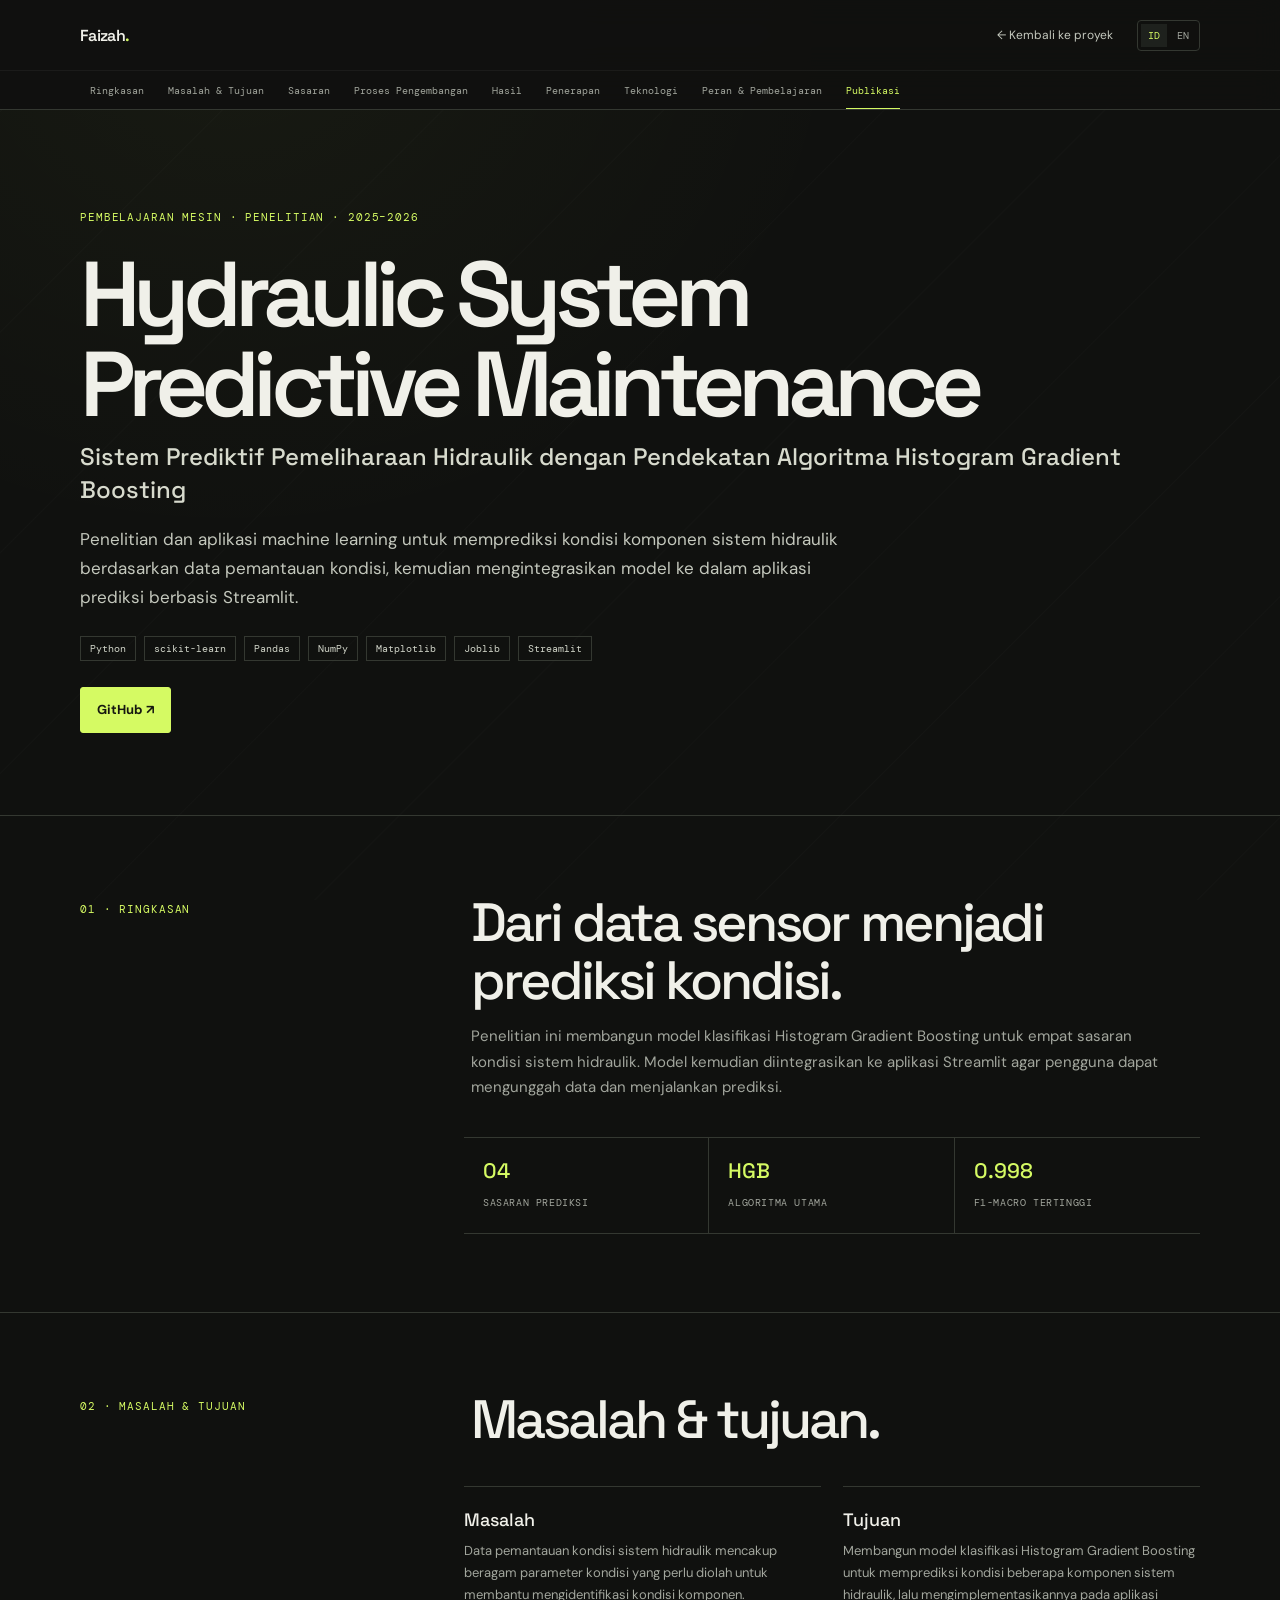
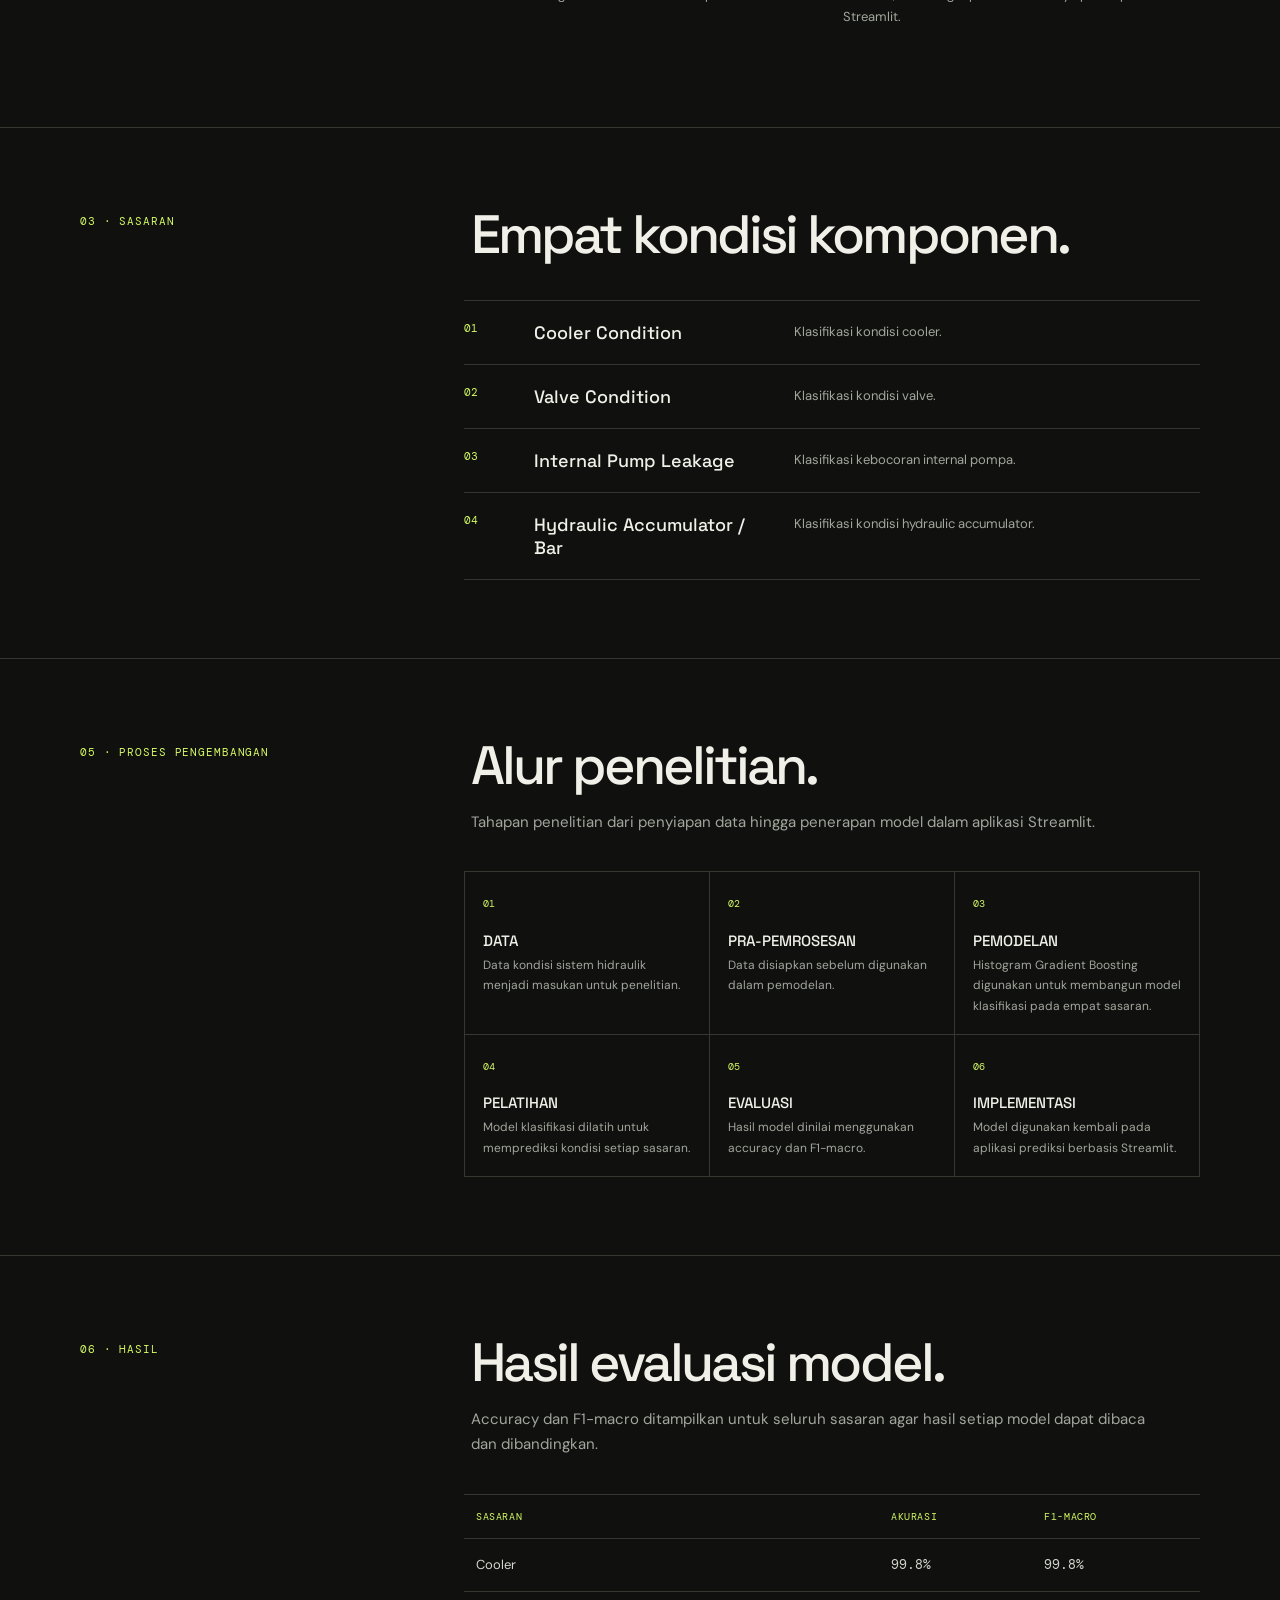
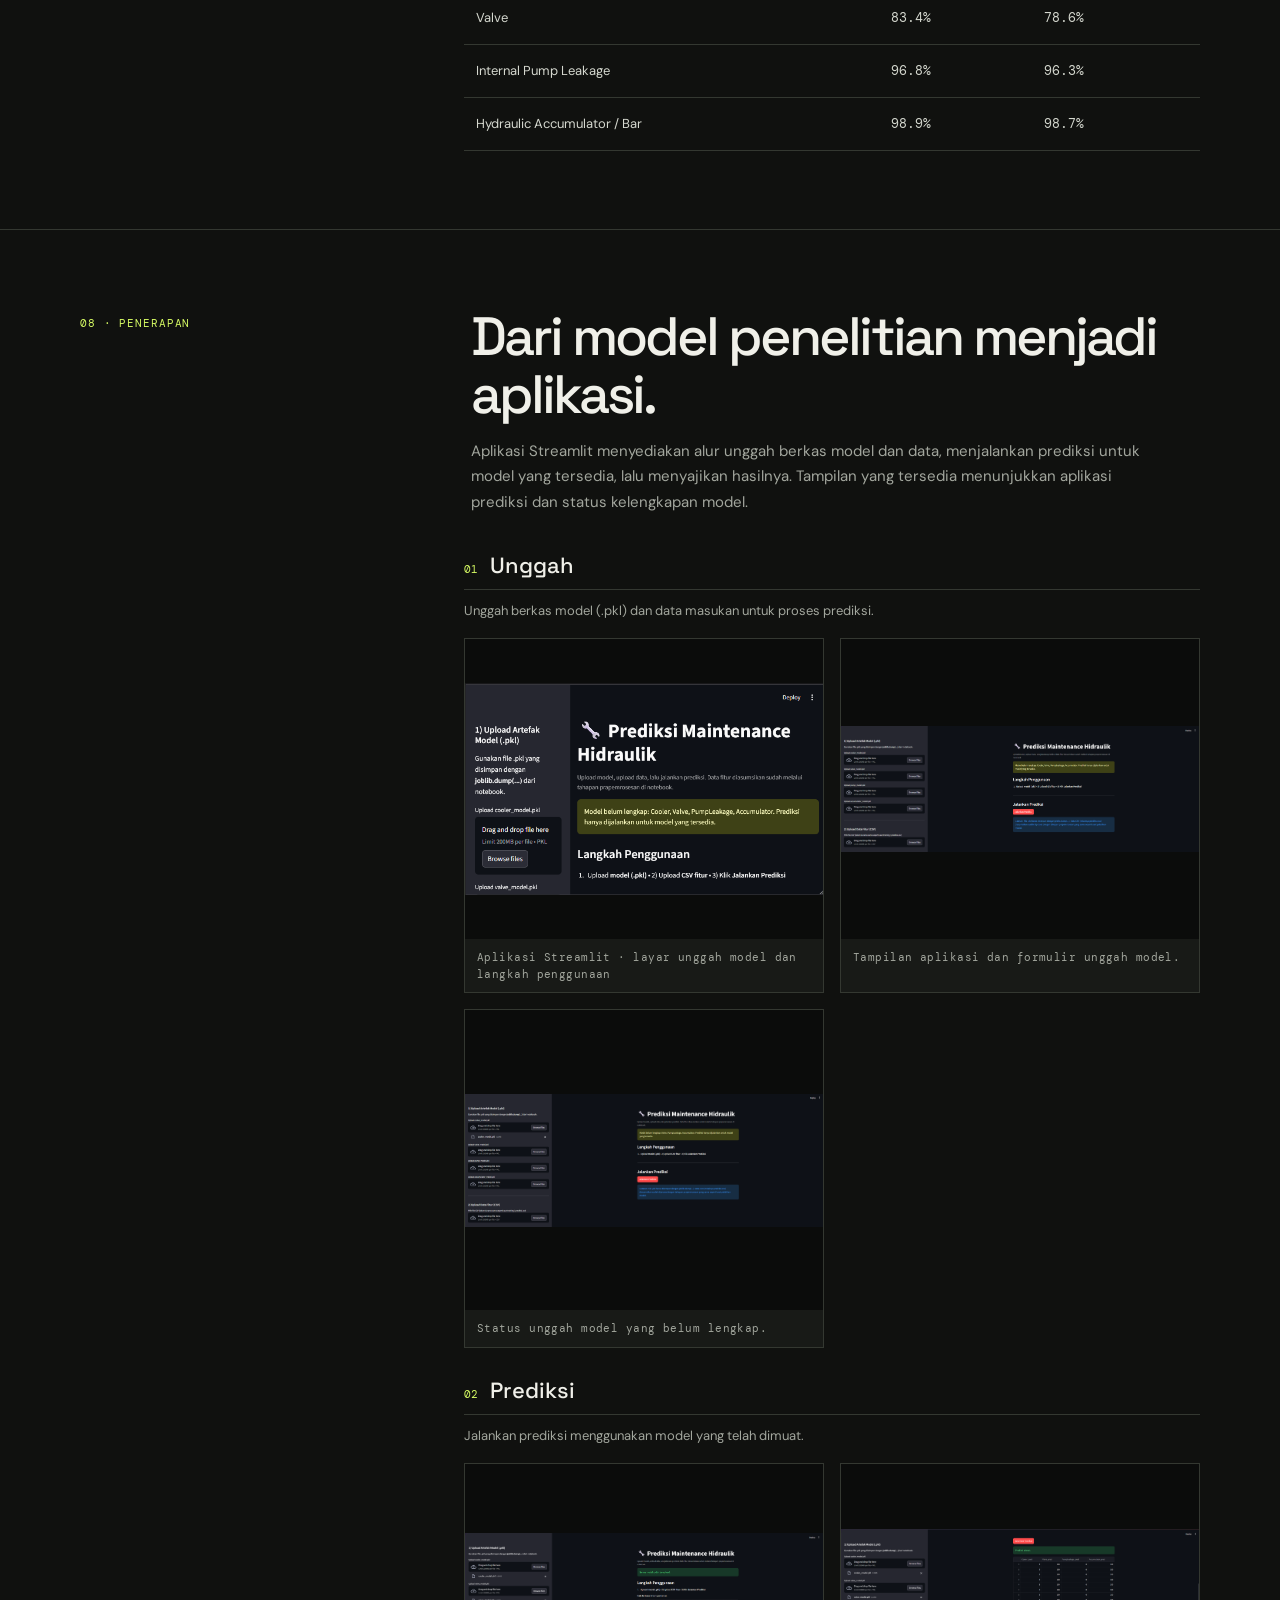
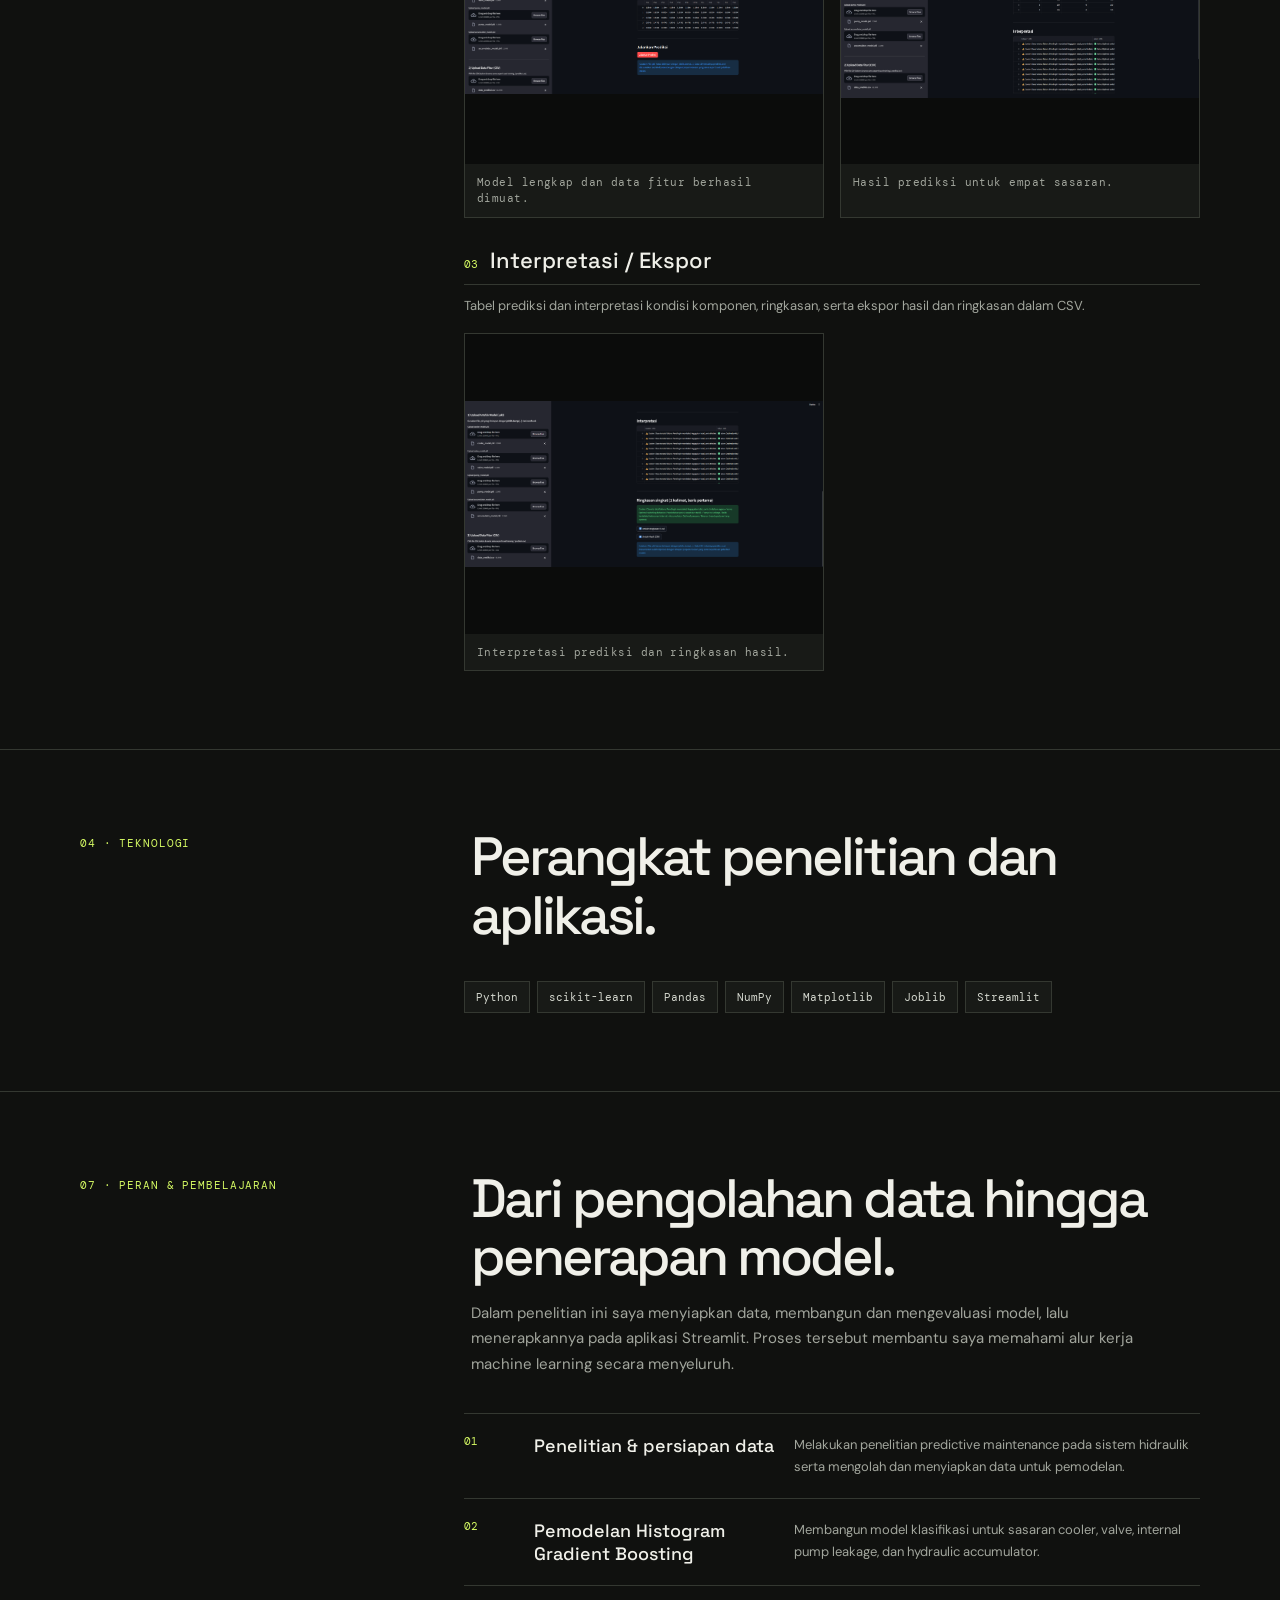
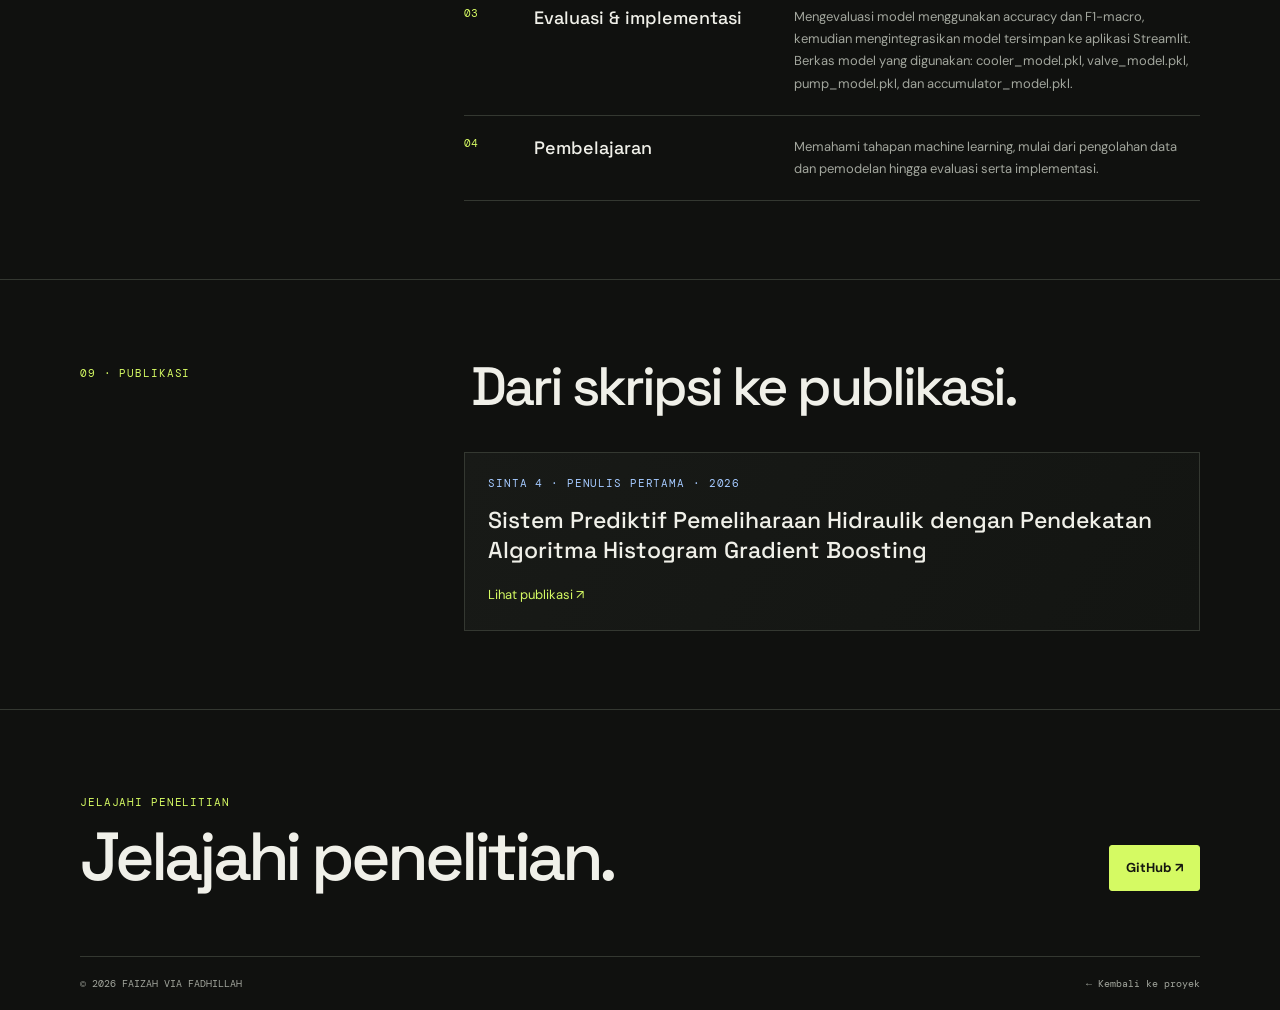
<file: hydraulic-detail.html>
<!doctype html>
<html lang="id">
<head><meta charset="utf-8"><meta name="viewport" content="width=device-width, initial-scale=1"><meta name="theme-color" content="#10110f"><meta name="description" content="Case study penelitian Hydraulic System Predictive Maintenance oleh Faizah Via Fadhillah."><link rel="icon" type="image/svg+xml" href="assets/favicon.svg"><title>Hydraulic System Predictive Maintenance — Faizah Via Fadhillah</title><link rel="preconnect" href="https://fonts.googleapis.com"><link rel="preconnect" href="https://fonts.gstatic.com" crossorigin><link href="https://fonts.googleapis.com/css2?family=DM+Mono:wght@400;500&family=DM+Sans:wght@400;500;600;700&family=Space+Grotesk:wght@400;500;600;700&display=swap" rel="stylesheet"><link rel="stylesheet" href="case-study.css"></head>
<body data-page="hydraulic"><header class="topbar"><nav class="nav wrap"><a class="brand" href="index.html">Faizah<span>.</span></a><a class="back-link" href="index.html#proyek" data-id="← Kembali ke proyek" data-en="← Back to projects">← Kembali ke proyek</a><div class="language-switch" aria-label="Pilih bahasa"><button class="is-selected" data-lang="id" aria-pressed="true">ID</button><button data-lang="en" aria-pressed="false">EN</button></div></nav></header><nav class="hydraulic-nav" aria-label="Navigasi bagian penelitian"><div class="hydraulic-nav-inner wrap"><a href="#ringkasan" data-id="Ringkasan" data-en="Summary">Ringkasan</a><a href="#masalah-tujuan" data-id="Masalah & Tujuan" data-en="Problem & Objectives">Masalah & Tujuan</a><a href="#sasaran" data-id="Sasaran" data-en="Targets">Sasaran</a><a href="#proses-pengembangan" data-id="Proses Pengembangan" data-en="Development Process">Proses Pengembangan</a><a href="#hasil" data-id="Hasil" data-en="Results">Hasil</a><a href="#penerapan" data-id="Penerapan" data-en="Application">Penerapan</a><a href="#teknologi" data-id="Teknologi" data-en="Technology">Teknologi</a><a href="#peran-pembelajaran" data-id="Peran & Pembelajaran" data-en="Role & Learning">Peran & Pembelajaran</a><a href="#publikasi" data-id="Publikasi" data-en="Publication">Publikasi</a></div></nav>
<main><section class="case-hero"><div class="wrap"><div class="eyebrow">PEMBELAJARAN MESIN · PENELITIAN · 2025–2026</div><h1>Hydraulic System Predictive Maintenance</h1><p class="subtitle" data-id="Sistem Prediktif Pemeliharaan Hidraulik dengan Pendekatan Algoritma Histogram Gradient Boosting" data-en="Hydraulic Predictive Maintenance System Using the Histogram Gradient Boosting Algorithm">Sistem Prediktif Pemeliharaan Hidraulik dengan Pendekatan Algoritma Histogram Gradient Boosting</p><p class="lead" data-id="Penelitian dan aplikasi machine learning untuk memprediksi kondisi komponen sistem hidraulik berdasarkan data pemantauan kondisi, kemudian mengintegrasikan model ke dalam aplikasi prediksi berbasis Streamlit." data-en="A machine learning study and application that predicts hydraulic component conditions from condition-monitoring data, then integrates the models into a Streamlit prediction app.">Penelitian dan aplikasi machine learning untuk memprediksi kondisi komponen sistem hidraulik berdasarkan data pemantauan kondisi, kemudian mengintegrasikan model ke dalam aplikasi prediksi berbasis Streamlit.</p><div class="stack"><span>Python</span><span>scikit-learn</span><span>Pandas</span><span>NumPy</span><span>Matplotlib</span><span>Joblib</span><span>Streamlit</span></div><div class="actions"><a class="button" href="https://github.com/FaizahviaFadhillah/Predictive-maintenance-system-hidrolik" target="_blank" rel="noreferrer">GitHub ↗</a></div></div></section>
<section class="section hydraulic-section" id="ringkasan"><div class="wrap"><div class="section-head"><div class="label" data-id="01 · RINGKASAN" data-en="01 · SUMMARY">01 · RINGKASAN</div><div><h2 data-id="Dari data sensor menjadi prediksi kondisi." data-en="Turning sensor data into condition predictions.">Dari data sensor menjadi prediksi kondisi.</h2><p class="section-intro" data-id="Penelitian ini membangun model klasifikasi Histogram Gradient Boosting untuk empat sasaran kondisi sistem hidraulik. Model kemudian diintegrasikan ke aplikasi Streamlit agar pengguna dapat mengunggah data dan menjalankan prediksi." data-en="This study builds Histogram Gradient Boosting classification models for four hydraulic-system condition targets and integrates them into a Streamlit app for data upload and prediction.">Penelitian ini membangun model klasifikasi Histogram Gradient Boosting untuk empat sasaran kondisi sistem hidraulik. Model kemudian diintegrasikan ke aplikasi Streamlit agar pengguna dapat mengunggah data dan menjalankan prediksi.</p></div></div><div class="overview-grid"><div class="stat"><strong>04</strong><span>Sasaran prediksi</span></div><div class="stat"><strong>HGB</strong><span>Algoritma utama</span></div><div class="stat"><strong>0.998</strong><span>F1-macro tertinggi</span></div></div></div></section>
<section class="section hydraulic-section" id="masalah-tujuan"><div class="wrap"><div class="section-head"><div class="label" data-id="02 · MASALAH & TUJUAN" data-en="02 · PROBLEM & OBJECTIVES">02 · MASALAH & TUJUAN</div><div><h2>Masalah & tujuan.</h2></div></div><div class="split"><article><h3>Masalah</h3><p>Data pemantauan kondisi sistem hidraulik mencakup beragam parameter kondisi yang perlu diolah untuk membantu mengidentifikasi kondisi komponen.</p></article><article><h3>Tujuan</h3><p>Membangun model klasifikasi Histogram Gradient Boosting untuk memprediksi kondisi beberapa komponen sistem hidraulik, lalu mengimplementasikannya pada aplikasi Streamlit.</p></article></div></div></section>
<section class="section hydraulic-section" id="sasaran"><div class="wrap"><div class="section-head"><div class="label">03 · SASARAN</div><div><h2>Empat kondisi komponen.</h2></div></div><div class="feature-list"><article class="feature"><span class="num">01</span><h3>Cooler Condition</h3><p>Klasifikasi kondisi cooler.</p></article><article class="feature"><span class="num">02</span><h3>Valve Condition</h3><p>Klasifikasi kondisi valve.</p></article><article class="feature"><span class="num">03</span><h3>Internal Pump Leakage</h3><p>Klasifikasi kebocoran internal pompa.</p></article><article class="feature"><span class="num">04</span><h3>Hydraulic Accumulator / Bar</h3><p>Klasifikasi kondisi hydraulic accumulator.</p></article></div></div></section>
<section class="section hydraulic-section" id="proses-pengembangan"><div class="wrap"><div class="section-head"><div class="label" data-id="05 · PROSES PENGEMBANGAN" data-en="05 · DEVELOPMENT PROCESS">05 · PROSES PENGEMBANGAN</div><div><h2 data-id="Alur penelitian." data-en="Research workflow.">Alur penelitian.</h2><p class="section-intro" data-id="Tahapan penelitian dari penyiapan data hingga penerapan model dalam aplikasi Streamlit." data-en="Research stages from preparing the data to applying the models in the Streamlit app.">Tahapan penelitian dari penyiapan data hingga penerapan model dalam aplikasi Streamlit.</p></div></div><div class="workflow"><article class="flow-step"><span class="num">01</span><h3 data-id="DATA" data-en="DATA">DATA</h3><p data-id="Data kondisi sistem hidraulik menjadi masukan untuk penelitian." data-en="Hydraulic system condition data serves as the study input.">Data kondisi sistem hidraulik menjadi masukan untuk penelitian.</p></article><article class="flow-step"><span class="num">02</span><h3 data-id="PRA-PEMROSESAN" data-en="PREPROCESSING">PRA-PEMROSESAN</h3><p data-id="Data disiapkan sebelum digunakan dalam pemodelan." data-en="Data is prepared before it is used for modeling.">Data disiapkan sebelum digunakan dalam pemodelan.</p></article><article class="flow-step"><span class="num">03</span><h3 data-id="PEMODELAN" data-en="MODELING">PEMODELAN</h3><p data-id="Histogram Gradient Boosting digunakan untuk membangun model klasifikasi pada empat sasaran." data-en="Histogram Gradient Boosting is used to build classification models for the four targets.">Histogram Gradient Boosting digunakan untuk membangun model klasifikasi pada empat sasaran.</p></article><article class="flow-step"><span class="num">04</span><h3 data-id="PELATIHAN" data-en="TRAINING">PELATIHAN</h3><p data-id="Model klasifikasi dilatih untuk memprediksi kondisi setiap sasaran." data-en="Classification models are trained to predict the condition of each target.">Model klasifikasi dilatih untuk memprediksi kondisi setiap sasaran.</p></article><article class="flow-step"><span class="num">05</span><h3 data-id="EVALUASI" data-en="EVALUATION">EVALUASI</h3><p data-id="Hasil model dinilai menggunakan accuracy dan F1-macro." data-en="Model results are evaluated using accuracy and macro F1.">Hasil model dinilai menggunakan accuracy dan F1-macro.</p></article><article class="flow-step"><span class="num">06</span><h3 data-id="IMPLEMENTASI" data-en="IMPLEMENTATION">IMPLEMENTASI</h3><p data-id="Model digunakan kembali pada aplikasi prediksi berbasis Streamlit." data-en="The models are reused in the Streamlit-based prediction app.">Model digunakan kembali pada aplikasi prediksi berbasis Streamlit.</p></article></div></div></section>
<section class="section hydraulic-section" id="hasil"><div class="wrap"><div class="section-head"><div class="label" data-id="06 · HASIL" data-en="06 · RESULTS">06 · HASIL</div><div><h2>Hasil evaluasi model.</h2><p class="section-intro" data-id="Accuracy dan F1-macro ditampilkan untuk seluruh sasaran agar hasil setiap model dapat dibaca dan dibandingkan." data-en="Accuracy and macro F1 are shown for all targets so the results for each model can be reviewed and compared.">Accuracy dan F1-macro ditampilkan untuk seluruh sasaran agar hasil setiap model dapat dibaca dan dibandingkan.</p></div></div><div class="table-wrap"><table><thead><tr><th>Sasaran</th><th>Akurasi</th><th>F1-macro</th></tr></thead><tbody><tr><td>Cooler</td><td>99.8%</td><td>99.8%</td></tr><tr><td>Valve</td><td>83.4%</td><td>78.6%</td></tr><tr><td>Internal Pump Leakage</td><td>96.8%</td><td>96.3%</td></tr><tr><td>Hydraulic Accumulator / Bar</td><td>98.9%</td><td>98.7%</td></tr></tbody></table></div></div></section>
<section class="section hydraulic-section" id="penerapan"><div class="wrap"><div class="section-head"><div class="label" data-id="08 · PENERAPAN" data-en="08 · APPLICATION">08 · PENERAPAN</div><div><h2>Dari model penelitian menjadi aplikasi.</h2><p class="section-intro">Aplikasi Streamlit menyediakan alur unggah berkas model dan data, menjalankan prediksi untuk model yang tersedia, lalu menyajikan hasilnya. Tampilan yang tersedia menunjukkan aplikasi prediksi dan status kelengkapan model.</p></div></div>
<div class="hydraulic-application-group"><div class="hydraulic-application-heading"><span class="num">01</span><h3>Unggah</h3></div><p>Unggah berkas model (.pkl) dan data masukan untuk proses prediksi.</p><div class="gallery hydraulic-gallery">
<figure class="hydraulic-gallery-reveal"><img src="assets/hydraulic-predictive.png" alt="Tangkapan layar aplikasi prediksi pemeliharaan hidraulik di Streamlit" data-alt-id="Tangkapan layar aplikasi prediksi pemeliharaan hidraulik di Streamlit" data-alt-en="Screenshot of the hydraulic maintenance prediction app in Streamlit"><figcaption>Aplikasi Streamlit · layar unggah model dan langkah penggunaan</figcaption></figure>
<figure class="hydraulic-gallery-reveal"><img src="assets/hydraulic-streamlit-tampilan-unggah.png" alt="Tampilan aplikasi Streamlit dan formulir unggah artefak model" data-alt-id="Tampilan aplikasi Streamlit dan formulir unggah artefak model" data-alt-en="Streamlit application and model artifact upload form" loading="lazy"><figcaption data-id="Tampilan aplikasi dan formulir unggah model." data-en="Application view and model upload form.">Tampilan aplikasi dan formulir unggah model.</figcaption></figure>
<figure class="hydraulic-gallery-reveal"><img src="assets/hydraulic-streamlit-model-belum-lengkap.png" alt="Status aplikasi ketika belum semua model diunggah" data-alt-id="Status aplikasi ketika belum semua model diunggah" data-alt-en="Application status when not all models are uploaded" loading="lazy"><figcaption data-id="Status unggah model yang belum lengkap." data-en="Incomplete model upload status.">Status unggah model yang belum lengkap.</figcaption></figure>
</div></div>
<div class="hydraulic-application-group"><div class="hydraulic-application-heading"><span class="num">02</span><h3>Prediksi</h3></div><p>Jalankan prediksi menggunakan model yang telah dimuat.</p><div class="gallery hydraulic-gallery">
<figure class="hydraulic-gallery-reveal"><img src="assets/hydraulic-streamlit-data-siap.png" alt="Semua model dan data fitur berhasil dimuat pada aplikasi" data-alt-id="Semua model dan data fitur berhasil dimuat pada aplikasi" data-alt-en="All models and feature data loaded in the application" loading="lazy"><figcaption data-id="Model lengkap dan data fitur berhasil dimuat." data-en="All models and feature data loaded.">Model lengkap dan data fitur berhasil dimuat.</figcaption></figure>
<figure class="hydraulic-gallery-reveal"><img src="assets/hydraulic-streamlit-hasil-prediksi.png" alt="Tangkapan layar tabel hasil prediksi empat komponen" data-alt-id="Tangkapan layar tabel hasil prediksi empat komponen" data-alt-en="Screenshot of the prediction results table for four components" loading="lazy"><figcaption data-id="Hasil prediksi untuk empat sasaran." data-en="Prediction results for the four targets.">Hasil prediksi untuk empat sasaran.</figcaption></figure>
</div></div>
<div class="hydraulic-application-group"><div class="hydraulic-application-heading"><span class="num">03</span><h3>Interpretasi / Ekspor</h3></div><p>Tabel prediksi dan interpretasi kondisi komponen, ringkasan, serta ekspor hasil dan ringkasan dalam CSV.</p><div class="gallery hydraulic-gallery">
<figure class="hydraulic-gallery-reveal"><img src="assets/hydraulic-streamlit-interpretasi.png" alt="Tangkapan layar interpretasi prediksi dan ringkasan hasil" data-alt-id="Tangkapan layar interpretasi prediksi dan ringkasan hasil" data-alt-en="Screenshot of prediction interpretations and results summary" loading="lazy"><figcaption data-id="Interpretasi prediksi dan ringkasan hasil." data-en="Prediction interpretations and results summary.">Interpretasi prediksi dan ringkasan hasil.</figcaption></figure>
</div></div></div></section>
<section class="section hydraulic-section" id="teknologi"><div class="wrap"><div class="section-head"><div class="label" data-id="04 · TEKNOLOGI" data-en="04 · TECHNOLOGY">04 · TEKNOLOGI</div><div><h2>Perangkat penelitian dan aplikasi.</h2></div></div><div class="tags"><span>Python</span><span>scikit-learn</span><span>Pandas</span><span>NumPy</span><span>Matplotlib</span><span>Joblib</span><span>Streamlit</span></div></div></section>
<section class="section hydraulic-section" id="peran-pembelajaran"><div class="wrap"><div class="section-head"><div class="label" data-id="07 · PERAN & PEMBELAJARAN" data-en="07 · ROLE & LEARNING">07 · PERAN & PEMBELAJARAN</div><div><h2 data-id="Dari pengolahan data hingga penerapan model." data-en="From data preparation to model implementation.">Dari pengolahan data hingga penerapan model.</h2><p class="section-intro" data-id="Dalam penelitian ini saya menyiapkan data, membangun dan mengevaluasi model, lalu menerapkannya pada aplikasi Streamlit. Proses tersebut membantu saya memahami alur kerja machine learning secara menyeluruh." data-en="For this study, I prepared the data, built and evaluated the models, then applied them in a Streamlit app. This process helped me understand the machine learning workflow from end to end.">Dalam penelitian ini saya menyiapkan data, membangun dan mengevaluasi model, lalu menerapkannya pada aplikasi Streamlit. Proses tersebut membantu saya memahami alur kerja machine learning secara menyeluruh.</p></div></div><div class="feature-list"><article class="feature"><span class="num">01</span><h3 data-id="Penelitian & persiapan data" data-en="Research & data preparation">Penelitian & persiapan data</h3><p data-id="Melakukan penelitian predictive maintenance pada sistem hidraulik serta mengolah dan menyiapkan data untuk pemodelan." data-en="Conducted predictive maintenance research on a hydraulic system and processed and prepared data for modeling.">Melakukan penelitian predictive maintenance pada sistem hidraulik serta mengolah dan menyiapkan data untuk pemodelan.</p></article><article class="feature"><span class="num">02</span><h3 data-id="Pemodelan Histogram Gradient Boosting" data-en="Histogram Gradient Boosting modeling">Pemodelan Histogram Gradient Boosting</h3><p data-id="Membangun model klasifikasi untuk sasaran cooler, valve, internal pump leakage, dan hydraulic accumulator." data-en="Built classification models for the cooler, valve, internal pump leakage, and hydraulic accumulator targets.">Membangun model klasifikasi untuk sasaran cooler, valve, internal pump leakage, dan hydraulic accumulator.</p></article><article class="feature"><span class="num">03</span><h3 data-id="Evaluasi & implementasi" data-en="Evaluation & implementation">Evaluasi & implementasi</h3><p data-id="Mengevaluasi model menggunakan accuracy dan F1-macro, kemudian mengintegrasikan model tersimpan ke aplikasi Streamlit. Berkas model yang digunakan: cooler_model.pkl, valve_model.pkl, pump_model.pkl, dan accumulator_model.pkl." data-en="Evaluated the models using accuracy and macro F1, then integrated the saved models into the Streamlit app. Model files used: cooler_model.pkl, valve_model.pkl, pump_model.pkl, and accumulator_model.pkl.">Mengevaluasi model menggunakan accuracy dan F1-macro, kemudian mengintegrasikan model tersimpan ke aplikasi Streamlit. Berkas model yang digunakan: cooler_model.pkl, valve_model.pkl, pump_model.pkl, dan accumulator_model.pkl.</p></article><article class="feature"><span class="num">04</span><h3 data-id="Pembelajaran" data-en="Learning">Pembelajaran</h3><p data-id="Memahami tahapan machine learning, mulai dari pengolahan data dan pemodelan hingga evaluasi serta implementasi." data-en="Learned about the machine learning stages, from data processing and modeling through evaluation and implementation.">Memahami tahapan machine learning, mulai dari pengolahan data dan pemodelan hingga evaluasi serta implementasi.</p></article></div></div></section>
<section class="section hydraulic-section" id="publikasi"><div class="wrap"><div class="section-head"><div class="label" data-id="09 · PUBLIKASI" data-en="09 · PUBLICATION">09 · PUBLIKASI</div><div><h2>Dari skripsi ke publikasi.</h2></div></div><div class="publication"><div class="mono">SINTA 4 · PENULIS PERTAMA · 2026</div><h3>Sistem Prediktif Pemeliharaan Hidraulik dengan Pendekatan Algoritma Histogram Gradient Boosting</h3><a class="text-link" href="https://doi.org/10.70609/jusifor.v5i1.9630" target="_blank" rel="noreferrer">Lihat publikasi ↗</a></div></div></section>
<section class="cta"><div class="wrap cta-row"><div><div class="eyebrow">JELAJAHI PENELITIAN</div><h2>Jelajahi penelitian.</h2></div><a class="button" href="https://github.com/FaizahviaFadhillah/Predictive-maintenance-system-hidrolik" target="_blank" rel="noreferrer">GitHub ↗</a></div></section></main><footer class="footer wrap"><span>© 2026 FAIZAH VIA FADHILLAH</span><a href="index.html#proyek" data-id="← Kembali ke proyek" data-en="← Back to projects">← Kembali ke proyek</a></footer><script src="case-study.js?v=lang-20261007"></script></body></html>
</file>
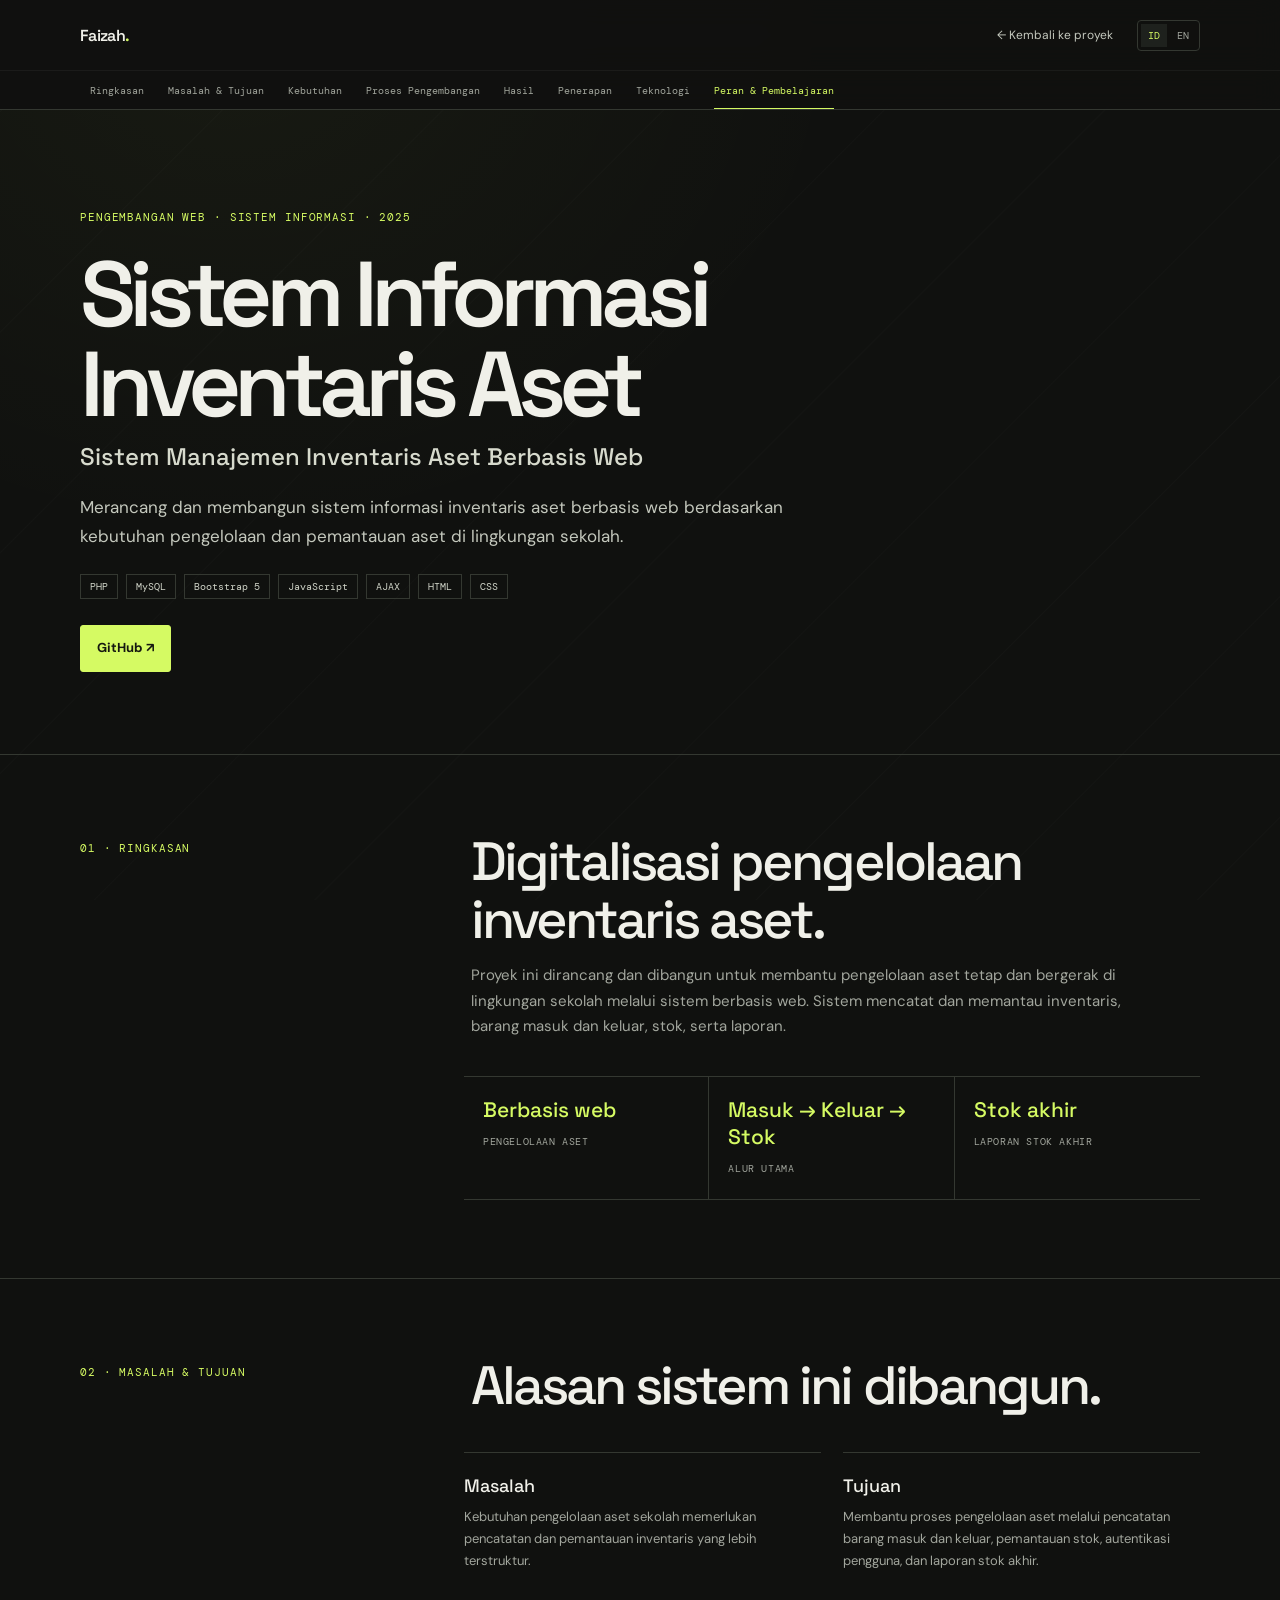
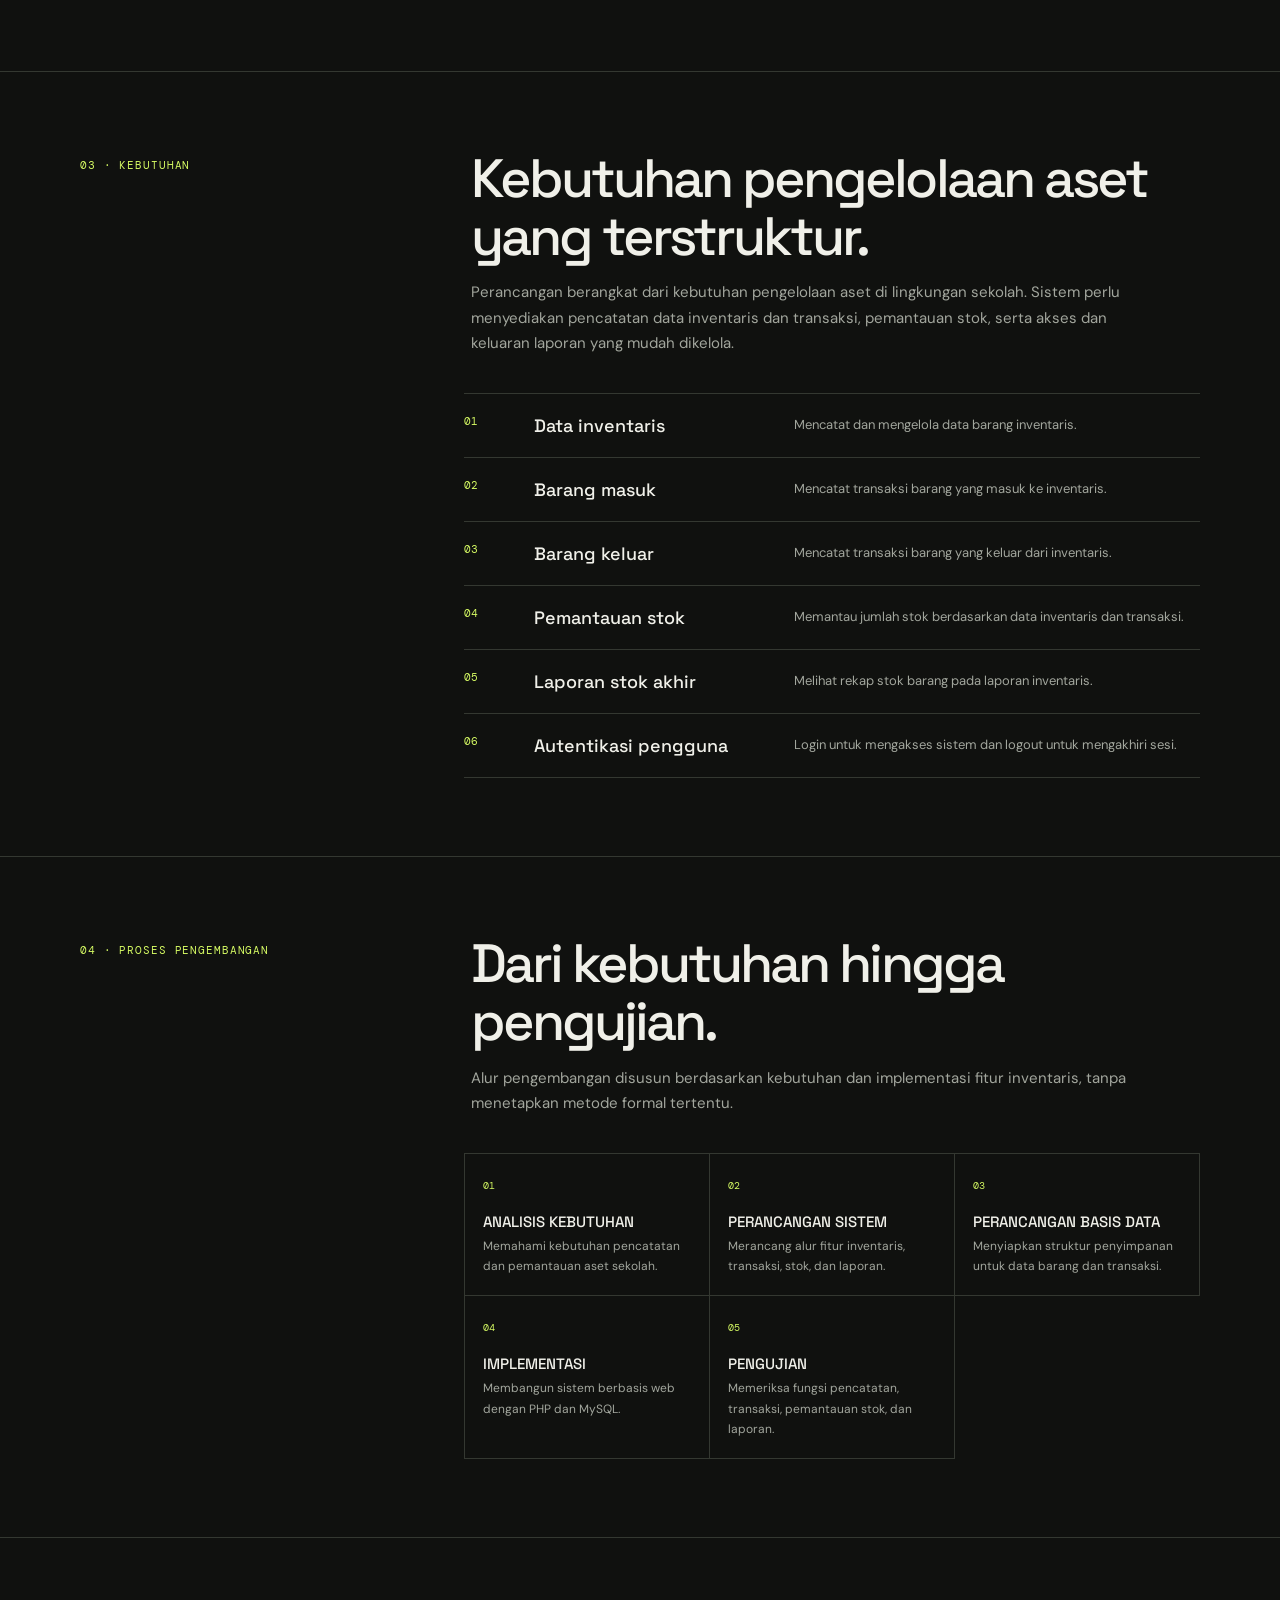
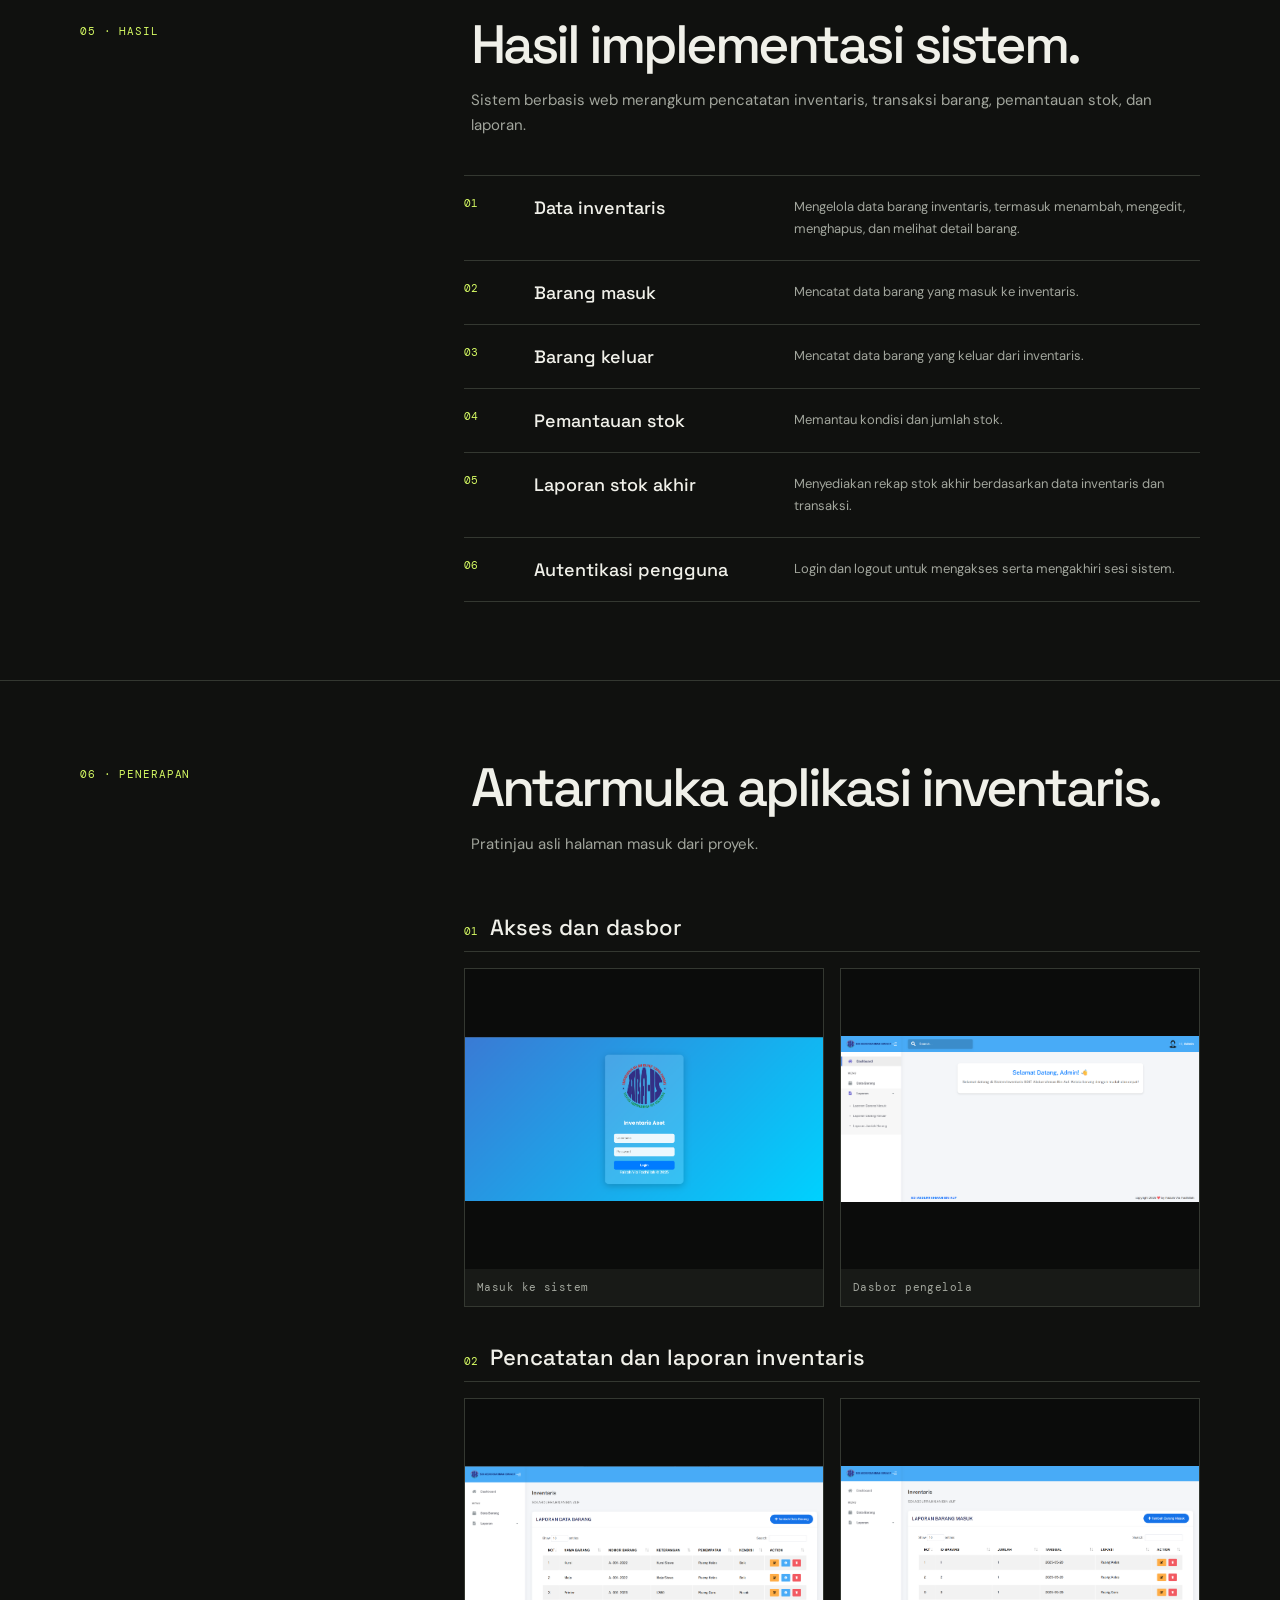
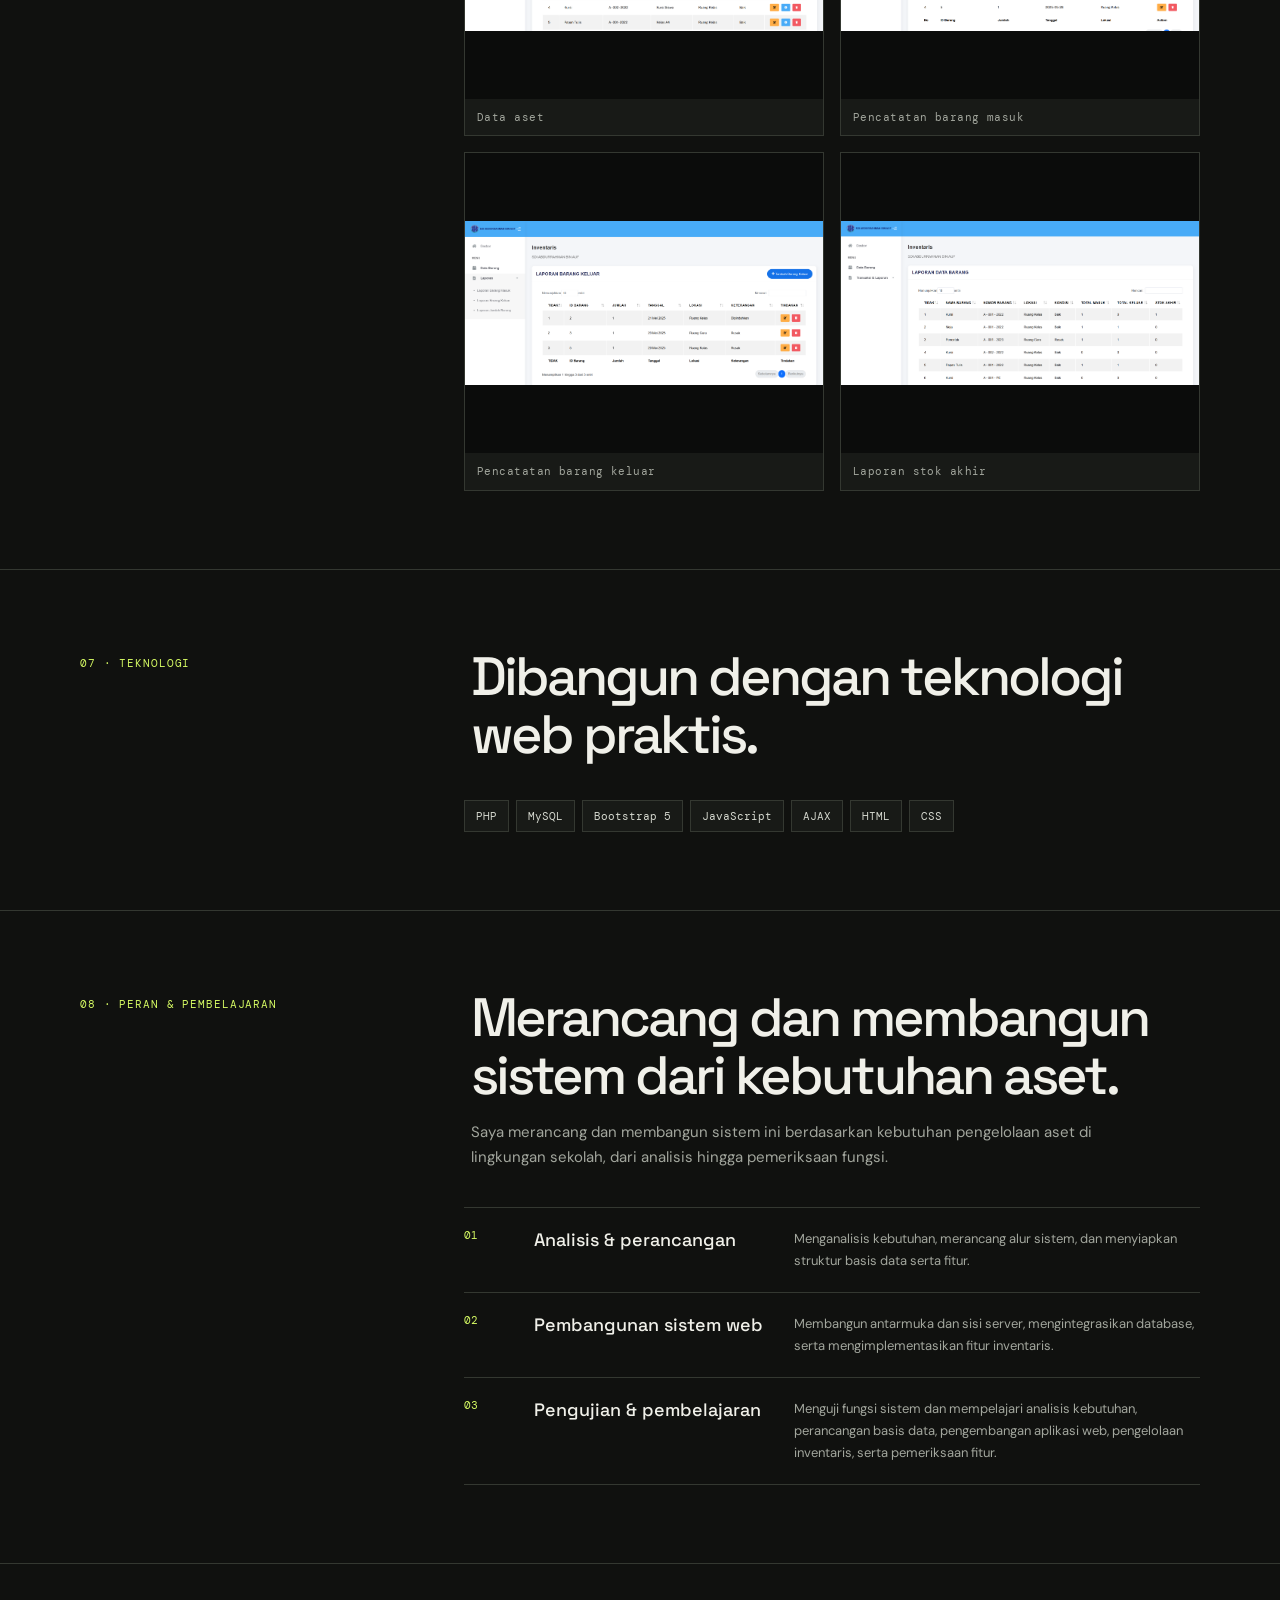
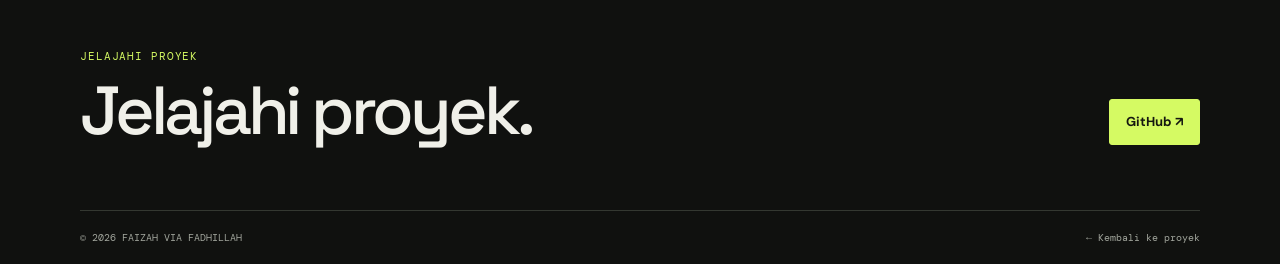
<file: inventaris-detail.html>
<!doctype html>
<html lang="id"><head><meta charset="utf-8"><meta name="viewport" content="width=device-width, initial-scale=1"><meta name="theme-color" content="#10110f"><meta name="description" content="Case study Sistem Informasi Inventaris Aset oleh Faizah Via Fadhillah."><link rel="icon" type="image/svg+xml" href="assets/favicon.svg"><title>Sistem Informasi Inventaris Aset — Faizah Via Fadhillah</title><link rel="preconnect" href="https://fonts.googleapis.com"><link rel="preconnect" href="https://fonts.gstatic.com" crossorigin><link href="https://fonts.googleapis.com/css2?family=DM+Mono:wght@400;500&family=DM+Sans:wght@400;500;600;700&family=Space+Grotesk:wght@400;500;600;700&display=swap" rel="stylesheet"><link rel="stylesheet" href="case-study.css"></head>
<body data-page="inventory"><header class="topbar"><nav class="nav wrap"><a class="brand" href="index.html">Faizah<span>.</span></a><a class="back-link" href="index.html#proyek" data-id="← Kembali ke proyek" data-en="← Back to projects">← Kembali ke proyek</a><div class="language-switch" aria-label="Pilih bahasa"><button class="is-selected" data-lang="id" aria-pressed="true">ID</button><button data-lang="en" aria-pressed="false">EN</button></div></nav></header><nav class="hydraulic-nav inventory-nav" aria-label="Navigasi bagian proyek"><div class="hydraulic-nav-inner wrap"><a href="#ringkasan" data-id="Ringkasan" data-en="Summary">Ringkasan</a><a href="#masalah-tujuan" data-id="Masalah & Tujuan" data-en="Problem & Objectives">Masalah & Tujuan</a><a href="#kebutuhan" data-id="Kebutuhan" data-en="Requirements">Kebutuhan</a><a href="#proses-pengembangan" data-id="Proses Pengembangan" data-en="Development Process">Proses Pengembangan</a><a href="#hasil" data-id="Hasil" data-en="Results">Hasil</a><a href="#penerapan" data-id="Penerapan" data-en="Application">Penerapan</a><a href="#teknologi" data-id="Teknologi" data-en="Technology">Teknologi</a><a href="#peran-pembelajaran" data-id="Peran & Pembelajaran" data-en="Role & Learning">Peran & Pembelajaran</a></div></nav><main>
<section class="case-hero"><div class="wrap"><div class="eyebrow">PENGEMBANGAN WEB · SISTEM INFORMASI · 2025</div><h1>Sistem Informasi Inventaris Aset</h1><p class="subtitle" data-id="Sistem Manajemen Inventaris Aset Berbasis Web" data-en="Web-Based Asset Inventory Management System">Sistem Manajemen Inventaris Aset Berbasis Web</p><p class="lead" data-id="Merancang dan membangun sistem informasi inventaris aset berbasis web berdasarkan kebutuhan pengelolaan dan pemantauan aset di lingkungan sekolah." data-en="Designed and built a web-based asset inventory information system around asset management and monitoring needs in a school environment.">Merancang dan membangun sistem informasi inventaris aset berbasis web berdasarkan kebutuhan pengelolaan dan pemantauan aset di lingkungan sekolah.</p><div class="stack"><span>PHP</span><span>MySQL</span><span>Bootstrap 5</span><span>JavaScript</span><span>AJAX</span><span>HTML</span><span>CSS</span></div><div class="actions"><a class="button" href="https://github.com/FaizahviaFadhillah/Sistem_Informasi_Inventaris_Aset_Berbasis_Web" target="_blank" rel="noreferrer">GitHub ↗</a></div></div></section>
<section class="section inventory-section" id="ringkasan"><div class="wrap"><div class="section-head"><div class="label" data-id="01 · RINGKASAN" data-en="01 · SUMMARY">01 · RINGKASAN</div><div><h2>Digitalisasi pengelolaan inventaris aset.</h2><p class="section-intro" data-id="Proyek ini dirancang dan dibangun untuk membantu pengelolaan aset tetap dan bergerak di lingkungan sekolah melalui sistem berbasis web. Sistem mencatat dan memantau inventaris, barang masuk dan keluar, stok, serta laporan." data-en="Designed and built to support fixed and movable asset management in a school through a web-based system. It records and monitors inventory, incoming and outgoing items, stock, and reports.">Proyek ini dirancang dan dibangun untuk membantu pengelolaan aset tetap dan bergerak di lingkungan sekolah melalui sistem berbasis web. Sistem mencatat dan memantau inventaris, barang masuk dan keluar, stok, serta laporan.</p></div></div><div class="overview-grid"><div class="stat"><strong>Berbasis web</strong><span>Pengelolaan aset</span></div><div class="stat"><strong>Masuk → Keluar → Stok</strong><span>Alur utama</span></div><div class="stat"><strong>Stok akhir</strong><span>Laporan stok akhir</span></div></div></div></section>
<section class="section inventory-section" id="masalah-tujuan"><div class="wrap"><div class="section-head"><div class="label" data-id="02 · MASALAH & TUJUAN" data-en="02 · PROBLEM & OBJECTIVES">02 · MASALAH & TUJUAN</div><div><h2>Alasan sistem ini dibangun.</h2></div></div><div class="split"><article><h3>Masalah</h3><p>Kebutuhan pengelolaan aset sekolah memerlukan pencatatan dan pemantauan inventaris yang lebih terstruktur.</p></article><article><h3>Tujuan</h3><p data-id="Membantu proses pengelolaan aset melalui pencatatan barang masuk dan keluar, pemantauan stok, autentikasi pengguna, dan laporan stok akhir." data-en="Support asset management through incoming and outgoing item records, stock monitoring, user authentication, and closing stock reports.">Membantu proses pengelolaan aset melalui pencatatan barang masuk dan keluar, pemantauan stok, autentikasi pengguna, dan laporan stok akhir.</p></article></div></div></section>
<section class="section inventory-section" id="kebutuhan"><div class="wrap"><div class="section-head"><div class="label" data-id="03 · KEBUTUHAN" data-en="03 · REQUIREMENTS">03 · KEBUTUHAN</div><div><h2 data-id="Kebutuhan pengelolaan aset yang terstruktur." data-en="Structured asset management needs.">Kebutuhan pengelolaan aset yang terstruktur.</h2><p class="section-intro" data-id="Perancangan berangkat dari kebutuhan pengelolaan aset di lingkungan sekolah. Sistem perlu menyediakan pencatatan data inventaris dan transaksi, pemantauan stok, serta akses dan keluaran laporan yang mudah dikelola." data-en="The design started from asset management needs in a school environment. The system needed inventory and transaction records, stock monitoring, and manageable access and report outputs.">Perancangan berangkat dari kebutuhan pengelolaan aset di lingkungan sekolah. Sistem perlu menyediakan pencatatan data inventaris dan transaksi, pemantauan stok, serta akses dan keluaran laporan yang mudah dikelola.</p></div></div><div class="feature-list"><article class="feature"><span class="num">01</span><h3 data-id="Data inventaris" data-en="Inventory records">Data inventaris</h3><p data-id="Mencatat dan mengelola data barang inventaris." data-en="Record and manage inventory item data.">Mencatat dan mengelola data barang inventaris.</p></article><article class="feature"><span class="num">02</span><h3 data-id="Barang masuk" data-en="Incoming items">Barang masuk</h3><p data-id="Mencatat transaksi barang yang masuk ke inventaris." data-en="Record transactions for items entering inventory.">Mencatat transaksi barang yang masuk ke inventaris.</p></article><article class="feature"><span class="num">03</span><h3 data-id="Barang keluar" data-en="Outgoing items">Barang keluar</h3><p data-id="Mencatat transaksi barang yang keluar dari inventaris." data-en="Record transactions for items leaving inventory.">Mencatat transaksi barang yang keluar dari inventaris.</p></article><article class="feature"><span class="num">04</span><h3 data-id="Pemantauan stok" data-en="Stock monitoring">Pemantauan stok</h3><p data-id="Memantau jumlah stok berdasarkan data inventaris dan transaksi." data-en="Monitor stock quantities based on inventory and transaction records.">Memantau jumlah stok berdasarkan data inventaris dan transaksi.</p></article><article class="feature"><span class="num">05</span><h3 data-id="Laporan stok akhir" data-en="Closing stock report">Laporan stok akhir</h3><p data-id="Melihat rekap stok barang pada laporan inventaris." data-en="Review item stock summaries in the inventory report.">Melihat rekap stok barang pada laporan inventaris.</p></article><article class="feature"><span class="num">06</span><h3 data-id="Autentikasi pengguna" data-en="User authentication">Autentikasi pengguna</h3><p data-id="Login untuk mengakses sistem dan logout untuk mengakhiri sesi." data-en="Log in to access the system and log out to end the session.">Login untuk mengakses sistem dan logout untuk mengakhiri sesi.</p></article></div></div></section>
<section class="section inventory-section" id="proses-pengembangan"><div class="wrap"><div class="section-head"><div class="label" data-id="04 · PROSES PENGEMBANGAN" data-en="04 · DEVELOPMENT PROCESS">04 · PROSES PENGEMBANGAN</div><div><h2 data-id="Dari kebutuhan hingga pengujian." data-en="From requirements to testing.">Dari kebutuhan hingga pengujian.</h2><p class="section-intro" data-id="Alur pengembangan disusun berdasarkan kebutuhan dan implementasi fitur inventaris, tanpa menetapkan metode formal tertentu." data-en="The development flow follows the inventory requirements and feature implementation, without assigning a specific formal methodology.">Alur pengembangan disusun berdasarkan kebutuhan dan implementasi fitur inventaris, tanpa menetapkan metode formal tertentu.</p></div></div><div class="workflow"><article class="flow-step"><span class="num">01</span><h3 data-id="ANALISIS KEBUTUHAN" data-en="REQUIREMENTS ANALYSIS">ANALISIS KEBUTUHAN</h3><p data-id="Memahami kebutuhan pencatatan dan pemantauan aset sekolah." data-en="Understand the school's asset recording and monitoring needs.">Memahami kebutuhan pencatatan dan pemantauan aset sekolah.</p></article><article class="flow-step"><span class="num">02</span><h3 data-id="PERANCANGAN SISTEM" data-en="SYSTEM DESIGN">PERANCANGAN SISTEM</h3><p data-id="Merancang alur fitur inventaris, transaksi, stok, dan laporan." data-en="Design the inventory, transaction, stock, and reporting flows.">Merancang alur fitur inventaris, transaksi, stok, dan laporan.</p></article><article class="flow-step"><span class="num">03</span><h3 data-id="PERANCANGAN BASIS DATA" data-en="DATABASE DESIGN">PERANCANGAN BASIS DATA</h3><p data-id="Menyiapkan struktur penyimpanan untuk data barang dan transaksi." data-en="Plan data storage for items and transactions.">Menyiapkan struktur penyimpanan untuk data barang dan transaksi.</p></article><article class="flow-step"><span class="num">04</span><h3 data-id="IMPLEMENTASI" data-en="IMPLEMENTATION">IMPLEMENTASI</h3><p data-id="Membangun sistem berbasis web dengan PHP dan MySQL." data-en="Build the web-based system with PHP and MySQL.">Membangun sistem berbasis web dengan PHP dan MySQL.</p></article><article class="flow-step"><span class="num">05</span><h3 data-id="PENGUJIAN" data-en="TESTING">PENGUJIAN</h3><p data-id="Memeriksa fungsi pencatatan, transaksi, pemantauan stok, dan laporan." data-en="Check recording, transaction, stock monitoring, and reporting functions.">Memeriksa fungsi pencatatan, transaksi, pemantauan stok, dan laporan.</p></article></div></div></section>
<section class="section inventory-section" id="hasil"><div class="wrap"><div class="section-head"><div class="label" data-id="05 · HASIL" data-en="05 · RESULTS">05 · HASIL</div><div><h2 data-id="Hasil implementasi sistem." data-en="System implementation results.">Hasil implementasi sistem.</h2><p class="section-intro" data-id="Sistem berbasis web merangkum pencatatan inventaris, transaksi barang, pemantauan stok, dan laporan." data-en="The web-based system brings together inventory records, item transactions, stock monitoring, and reports.">Sistem berbasis web merangkum pencatatan inventaris, transaksi barang, pemantauan stok, dan laporan.</p></div></div><div class="feature-list"><article class="feature"><span class="num">01</span><h3 data-id="Data inventaris" data-en="Inventory records">Data inventaris</h3><p data-id="Mengelola data barang inventaris, termasuk menambah, mengedit, menghapus, dan melihat detail barang." data-en="Manage inventory items, including adding, editing, deleting, and viewing item details.">Mengelola data barang inventaris, termasuk menambah, mengedit, menghapus, dan melihat detail barang.</p></article><article class="feature"><span class="num">02</span><h3>Barang masuk</h3><p>Mencatat data barang yang masuk ke inventaris.</p></article><article class="feature"><span class="num">03</span><h3>Barang keluar</h3><p>Mencatat data barang yang keluar dari inventaris.</p></article><article class="feature"><span class="num">04</span><h3>Pemantauan stok</h3><p>Memantau kondisi dan jumlah stok.</p></article><article class="feature"><span class="num">05</span><h3 data-id="Laporan stok akhir" data-en="Closing stock report">Laporan stok akhir</h3><p data-id="Menyediakan rekap stok akhir berdasarkan data inventaris dan transaksi." data-en="Provide a closing stock summary based on inventory and transaction records.">Menyediakan rekap stok akhir berdasarkan data inventaris dan transaksi.</p></article><article class="feature"><span class="num">06</span><h3 data-id="Autentikasi pengguna" data-en="User authentication">Autentikasi pengguna</h3><p data-id="Login dan logout untuk mengakses serta mengakhiri sesi sistem." data-en="Log in to access the system and log out to end the session.">Login dan logout untuk mengakses serta mengakhiri sesi sistem.</p></article></div></div></section>
<section class="section inventory-section" id="penerapan"><div class="wrap"><div class="section-head"><div class="label" data-id="06 · PENERAPAN" data-en="06 · APPLICATION">06 · PENERAPAN</div><div><h2 data-id="Antarmuka aplikasi inventaris." data-en="The inventory application interface.">Antarmuka aplikasi inventaris.</h2><p class="section-intro">Pratinjau asli halaman masuk dari proyek.</p></div></div><div class="gallery inventory-gallery">
<div class="inventory-gallery-heading inventory-gallery-reveal"><span class="num">01</span><h3 data-id="Akses dan dasbor" data-en="Access and dashboard">Akses dan dasbor</h3></div>
<figure class="inventory-gallery-reveal"><img loading="lazy" src="assets/inventaris-login.png" alt="Halaman masuk Sistem Inventaris Aset" data-alt-id="Halaman masuk Sistem Inventaris Aset" data-alt-en="Asset Inventory System login page"><figcaption data-id="Masuk ke sistem" data-en="System login">Masuk ke sistem</figcaption></figure>
<figure class="inventory-gallery-reveal"><img loading="lazy" src="assets/inventaris-dashboard.png" alt="Dasbor pengelola sistem inventaris" data-alt-id="Dasbor pengelola sistem inventaris" data-alt-en="Inventory system admin dashboard"><figcaption data-id="Dasbor pengelola" data-en="Admin dashboard">Dasbor pengelola</figcaption></figure>
<div class="inventory-gallery-heading inventory-gallery-reveal"><span class="num">02</span><h3 data-id="Pencatatan dan laporan inventaris" data-en="Inventory records and reports">Pencatatan dan laporan inventaris</h3></div>
<figure class="inventory-gallery-reveal"><img loading="lazy" src="assets/inventaris-data-aset.png" alt="Tabel data aset inventaris" data-alt-id="Tabel data aset inventaris" data-alt-en="Asset inventory data table"><figcaption data-id="Data aset" data-en="Asset records">Data aset</figcaption></figure>
<figure class="inventory-gallery-reveal"><img loading="lazy" src="assets/inventaris-barang-masuk.png" alt="Laporan pencatatan barang masuk" data-alt-id="Laporan pencatatan barang masuk" data-alt-en="Incoming items record report"><figcaption data-id="Pencatatan barang masuk" data-en="Incoming items">Pencatatan barang masuk</figcaption></figure>
<figure class="inventory-gallery-reveal"><img loading="lazy" src="assets/inventaris-barang-keluar.png" alt="Laporan pencatatan barang keluar" data-alt-id="Laporan pencatatan barang keluar" data-alt-en="Outgoing items record report"><figcaption data-id="Pencatatan barang keluar" data-en="Outgoing items">Pencatatan barang keluar</figcaption></figure>
<figure class="inventory-gallery-reveal"><img loading="lazy" src="assets/inventaris-laporan-stok.png" alt="Laporan stok akhir inventaris" data-alt-id="Laporan stok akhir inventaris" data-alt-en="Inventory closing stock report"><figcaption data-id="Laporan stok akhir" data-en="Closing stock report">Laporan stok akhir</figcaption></figure>
</div></div></section>
<section class="section inventory-section" id="teknologi"><div class="wrap"><div class="section-head"><div class="label" data-id="07 · TEKNOLOGI" data-en="07 · TECHNOLOGY">07 · TEKNOLOGI</div><div><h2>Dibangun dengan teknologi web praktis.</h2></div></div><div class="tags"><span>PHP</span><span>MySQL</span><span>Bootstrap 5</span><span>JavaScript</span><span>AJAX</span><span>HTML</span><span>CSS</span></div></div></section>
<section class="section inventory-section" id="peran-pembelajaran"><div class="wrap"><div class="section-head"><div class="label" data-id="08 · PERAN & PEMBELAJARAN" data-en="08 · ROLE & LEARNING">08 · PERAN & PEMBELAJARAN</div><div><h2 data-id="Merancang dan membangun sistem dari kebutuhan aset." data-en="Designing and building around asset needs.">Merancang dan membangun sistem dari kebutuhan aset.</h2><p class="section-intro" data-id="Saya merancang dan membangun sistem ini berdasarkan kebutuhan pengelolaan aset di lingkungan sekolah, dari analisis hingga pemeriksaan fungsi." data-en="I designed and built this system around asset management needs in a school environment, from analysis through functional checks.">Saya merancang dan membangun sistem ini berdasarkan kebutuhan pengelolaan aset di lingkungan sekolah, dari analisis hingga pemeriksaan fungsi.</p></div></div><div class="feature-list"><article class="feature"><span class="num">01</span><h3 data-id="Analisis & perancangan" data-en="Analysis & design">Analisis & perancangan</h3><p data-id="Menganalisis kebutuhan, merancang alur sistem, dan menyiapkan struktur basis data serta fitur." data-en="Analyze requirements, design system flows, and plan the database structure and features.">Menganalisis kebutuhan, merancang alur sistem, dan menyiapkan struktur basis data serta fitur.</p></article><article class="feature"><span class="num">02</span><h3 data-id="Pembangunan sistem web" data-en="Web system development">Pembangunan sistem web</h3><p data-id="Membangun antarmuka dan sisi server, mengintegrasikan database, serta mengimplementasikan fitur inventaris." data-en="Build the interface and server side, connect the database, and implement inventory features.">Membangun antarmuka dan sisi server, mengintegrasikan database, serta mengimplementasikan fitur inventaris.</p></article><article class="feature"><span class="num">03</span><h3 data-id="Pengujian & pembelajaran" data-en="Testing & learning">Pengujian & pembelajaran</h3><p data-id="Menguji fungsi sistem dan mempelajari analisis kebutuhan, perancangan basis data, pengembangan aplikasi web, pengelolaan inventaris, serta pemeriksaan fitur." data-en="Test system functions and learn about requirements analysis, database design, web application development, inventory management, and feature testing.">Menguji fungsi sistem dan mempelajari analisis kebutuhan, perancangan basis data, pengembangan aplikasi web, pengelolaan inventaris, serta pemeriksaan fitur.</p></article></div></div></section>
<section class="cta"><div class="wrap cta-row"><div><div class="eyebrow">JELAJAHI PROYEK</div><h2>Jelajahi proyek.</h2></div><a class="button" href="https://github.com/FaizahviaFadhillah/Sistem_Informasi_Inventaris_Aset_Berbasis_Web" target="_blank" rel="noreferrer">GitHub ↗</a></div></section></main><footer class="footer wrap"><span>© 2026 FAIZAH VIA FADHILLAH</span><a href="index.html#proyek" data-id="← Kembali ke proyek" data-en="← Back to projects">← Kembali ke proyek</a></footer><script src="case-study.js?v=inventory-detail-20261009"></script></body></html>
</file>
<file: case-study.css>
:root{--bg:#10110f;--panel:#181a17;--ink:#f0f0e9;--muted:#a2a69d;--line:#343831;--acid:#d5fa63;--blue:#a4c9ff;--mono:'DM Mono',monospace;--sans:'DM Sans',sans-serif;--display:'Space Grotesk',sans-serif}*{box-sizing:border-box}html{scroll-behavior:smooth;scroll-padding-top:90px}body{margin:0;background:radial-gradient(ellipse at 18% 3%,#d5fa630a,transparent 42%),repeating-linear-gradient(135deg,transparent 0 78px,#ffffff04 79px,transparent 80px 156px),var(--bg);background-attachment:fixed;color:var(--ink);font:15px/1.7 var(--sans)}a{color:inherit;text-decoration:none}button{font:inherit;color:inherit}.wrap{width:min(1120px,calc(100% - 48px));margin:auto}.topbar{position:sticky;top:0;z-index:10;background:#10110feF;border-bottom:1px solid #ffffff0c;backdrop-filter:blur(14px)}.nav{height:70px;display:flex;align-items:center;gap:24px}.brand{font:600 16px var(--display);letter-spacing:-.04em;margin-right:auto}.brand span{color:var(--acid)}.back-link{font-size:12px;color:#c4c8bd}.back-link:hover,.text-link:hover{color:var(--acid)}.language-switch{display:flex;gap:3px;padding:3px;border:1px solid var(--line);border-radius:4px}.language-switch button{border:0;background:none;color:var(--muted);font:10px var(--mono);padding:5px 7px;cursor:pointer}.language-switch button.is-selected{background:#1e211d;color:var(--acid)}.case-hero{padding:100px 0 82px;border-bottom:1px solid var(--line)}.eyebrow,.label,.mono{font:11px var(--mono);letter-spacing:.08em;color:var(--acid);text-transform:uppercase}.case-hero h1{font:600 clamp(48px,8vw,92px)/.98 var(--display);letter-spacing:-.075em;max-width:940px;margin:25px 0 12px}.subtitle{font:500 clamp(18px,2.1vw,24px)/1.35 var(--display);color:#d7dacd;margin:0 0 19px}.lead{max-width:760px;color:#c4c8bd;font-size:17px}.stack{display:flex;flex-wrap:wrap;gap:8px;margin:24px 0}.stack span{border:1px solid var(--line);padding:5px 9px;color:#d1d5c9;font:10px var(--mono)}.actions{display:flex;gap:10px;flex-wrap:wrap;margin-top:26px}.button{display:inline-flex;align-items:center;gap:10px;padding:11px 16px;background:var(--acid);color:#151710;border:1px solid var(--acid);border-radius:3px;font-size:13px;font-weight:700;transition:.2s}.button:hover{transform:translateY(-2px);background:#e3ff8a}.button-secondary{padding:10px 15px;border:1px solid var(--line);border-radius:3px;font-size:13px}.button-secondary:hover{border-color:var(--acid);color:var(--acid)}.section{padding:78px 0;border-bottom:1px solid var(--line)}.section-head{display:grid;grid-template-columns:.65fr 1.35fr;gap:40px;margin-bottom:36px}.label{padding-top:8px}.section h2{font:500 clamp(32px,4.4vw,54px)/1.08 var(--display);letter-spacing:-.055em;margin:0;max-width:800px}.section-intro{max-width:690px;color:var(--muted);margin:14px 0 0}.overview-grid{display:grid;grid-template-columns:repeat(3,1fr);border-top:1px solid var(--line);border-bottom:1px solid var(--line);margin-left:calc(32.5% + 20px)}.stat{padding:19px;border-right:1px solid var(--line)}.stat:last-child{border:0}.stat strong{display:block;color:var(--acid);font:500 21px var(--display);margin-bottom:5px}.stat span{font:10px var(--mono);color:var(--muted);text-transform:uppercase;letter-spacing:.06em}.split{display:grid;grid-template-columns:1fr 1fr;gap:22px;margin-left:calc(32.5% + 20px)}.split article{padding:21px 0;border-top:1px solid var(--line)}.split h3,.feature h3{font:500 18px var(--display);margin:0 0 9px}.split p,.feature p{margin:0;color:var(--muted);font-size:13px}.workflow{margin-left:calc(32.5% + 20px);display:grid;grid-template-columns:repeat(3,1fr);border-top:1px solid var(--line);border-left:1px solid var(--line)}.flow-step{padding:18px;min-height:130px;border-right:1px solid var(--line);border-bottom:1px solid var(--line)}.flow-step .num{color:var(--acid);font:10px var(--mono)}.flow-step h3{font:500 15px var(--display);margin:15px 0 5px}.flow-step p{color:var(--muted);font-size:12px;margin:0}.feature-list{margin-left:calc(32.5% + 20px);border-top:1px solid var(--line)}.feature{display:grid;grid-template-columns:54px .75fr 1.25fr;gap:16px;padding:20px 0;border-bottom:1px solid var(--line);align-items:start}.feature .num{font:11px var(--mono);color:var(--acid)}.feature h3{margin:0}.feature p{max-width:560px}.gallery{margin-left:calc(32.5% + 20px)}.gallery figure{margin:0;border:1px solid var(--line);background:var(--panel)}.gallery img{width:100%;max-height:620px;display:block;object-fit:contain;background:#111}.gallery figcaption{padding:12px 15px;color:var(--muted);font:10px var(--mono);letter-spacing:.04em}.table-wrap{margin-left:calc(32.5% + 20px);overflow-x:auto;border-top:1px solid var(--line)}table{border-collapse:collapse;width:100%;min-width:510px;text-align:left}th,td{padding:15px 12px;border-bottom:1px solid var(--line)}th{font:10px var(--mono);color:var(--acid);text-transform:uppercase;letter-spacing:.06em}td{font-size:13px;color:#d5d8cf}td:not(:first-child){font-family:var(--mono)}.tags{display:flex;gap:7px;flex-wrap:wrap;margin-left:calc(32.5% + 20px)}.tags span{padding:8px 11px;border:1px solid var(--line);background:#181a17;color:#d5d8cf;font:11px var(--mono)}.publication{margin-left:calc(32.5% + 20px);padding:23px;border:1px solid var(--line);background:linear-gradient(120deg,#181a17,#131512)}.publication .mono{color:var(--blue)}.publication h3{font:500 23px/1.3 var(--display);max-width:740px;margin:16px 0}.text-link{color:var(--acid);font-size:13px}.info-grid{display:grid;grid-template-columns:1fr 1fr;margin-left:calc(32.5% + 20px);border-top:1px solid var(--line);border-left:1px solid var(--line)}.info{padding:15px;border-right:1px solid var(--line);border-bottom:1px solid var(--line)}.info span{display:block;color:var(--muted);font:10px var(--mono);text-transform:uppercase}.info strong{display:block;margin-top:5px;font-size:13px;font-weight:500}.cta{padding:85px 0 65px}.cta-row{display:flex;justify-content:space-between;align-items:end;gap:30px}.cta h2{font:500 clamp(38px,6vw,68px)/1 var(--display);letter-spacing:-.06em;margin:14px 0 0}.footer{padding:20px 0;border-top:1px solid var(--line);color:var(--muted);font:10px var(--mono);display:flex;justify-content:space-between;gap:15px}.reveal{opacity:0;transform:translateY(18px);transition:opacity .65s ease,transform .65s cubic-bezier(.2,.8,.2,1)}.reveal.visible{opacity:1;transform:none}@media(prefers-reduced-motion:reduce){html{scroll-behavior:auto}.reveal{opacity:1;transform:none;transition:none}}@media(max-width:760px){.wrap{width:min(100% - 32px,600px)}.nav{height:62px;gap:12px}.back-link{font-size:11px}.case-hero{padding:72px 0 58px}.lead{font-size:15px}.section{padding:58px 0}.section-head{display:block;margin-bottom:28px}.label{margin-bottom:16px}.overview-grid,.split,.workflow,.feature-list,.gallery,.table-wrap,.tags,.publication,.info-grid{margin-left:0}.overview-grid{grid-template-columns:1fr}.stat{border-right:0;border-bottom:1px solid var(--line)}.stat:last-child{border-bottom:0}.workflow{grid-template-columns:1fr 1fr}.flow-step{min-height:112px}.feature{grid-template-columns:36px 1fr;gap:8px}.feature p{grid-column:2}.cta-row{align-items:flex-start;flex-direction:column}.footer{flex-direction:column}.language-switch button{padding:5px}.section h2{font-size:clamp(32px,9vw,46px)}}

/* Hydraulic detail page: sticky in-page navigation */
body[data-page="hydraulic"] { scroll-padding-top: 138px; }
.hydraulic-nav { position: sticky; top: 70px; z-index: 9; background: #10110feF; border-bottom: 1px solid var(--line); backdrop-filter: blur(14px); }
.hydraulic-nav-inner { display: flex; gap: 4px; overflow-x: auto; scrollbar-width: none; white-space: nowrap; }
.hydraulic-nav-inner::-webkit-scrollbar { display: none; }
.hydraulic-nav a { position: relative; flex: 0 0 auto; padding: 13px 10px 12px; color: var(--muted); font: 10px var(--mono); transition: color .2s ease; }
.hydraulic-nav a::after { content: ""; position: absolute; right: 10px; bottom: -1px; left: 10px; height: 2px; background: transparent; transition: background .2s ease; }
.hydraulic-nav a:hover, .hydraulic-nav a.is-active { color: var(--acid); }
.hydraulic-nav a.is-active::after { background: var(--acid); }
.hydraulic-section { scroll-margin-top: 138px; }
@media (max-width: 760px) {
  body[data-page="hydraulic"] { scroll-padding-top: 118px; }
  .hydraulic-nav { top: 62px; }
  .hydraulic-nav-inner { width: 100%; padding-right: 16px; padding-left: 16px; }
  .hydraulic-nav a { padding: 11px 9px 10px; font-size: 9px; }
  .hydraulic-section { scroll-margin-top: 118px; }
}

/* Inventory detail page navigation, scoped to this project */
body[data-page="inventory"] { scroll-padding-top: 138px; }
.inventory-section { scroll-margin-top: 138px; }
@media (max-width: 760px) {
  body[data-page="inventory"] { scroll-padding-top: 118px; }
  .inventory-section { scroll-margin-top: 118px; }
}

/* Go-Snack detail page navigation, scoped to this project */
body[data-page="go"] { scroll-padding-top: 138px; }
.go-section { scroll-margin-top: 138px; }
@media (max-width: 760px) {
  body[data-page="go"] { scroll-padding-top: 118px; }
  .go-section { scroll-margin-top: 118px; }
}

/* Additional Streamlit screenshots on the Hydraulic application section */
body[data-page="hydraulic"] #penerapan .gallery { display: grid; grid-template-columns: repeat(2, minmax(0, 1fr)); gap: 16px; }
body[data-page="hydraulic"] #penerapan .gallery figure { min-width: 0; }
body[data-page="hydraulic"] #penerapan .gallery img { height: 300px; max-height: none; object-fit: contain; }
@media (max-width: 760px) {
  body[data-page="hydraulic"] #penerapan .gallery { grid-template-columns: 1fr; gap: 14px; }
  body[data-page="hydraulic"] #penerapan .gallery img { height: auto; max-height: 440px; }
}

/* Go-Snack application gallery and scroll reveals */
body[data-page="go"] #penerapan .go-gallery { display:grid; grid-template-columns:repeat(2,minmax(0,1fr)); gap:16px; }
body[data-page="go"] #penerapan .go-gallery figure { min-width:0; margin:0; overflow:hidden; border:1px solid var(--line); background:var(--panel); }
body[data-page="go"] #penerapan .go-gallery figure img { display:block; width:100%; height:300px; max-height:none; object-fit:contain; background:#0b0c0b; }
body[data-page="go"] #penerapan .go-gallery figcaption { padding:10px 12px; color:var(--muted); font:11px/1.5 var(--mono); }
body[data-page="go"] #penerapan .go-gallery-heading { grid-column:1/-1; display:flex; align-items:baseline; gap:12px; margin-top:20px; padding-bottom:10px; border-bottom:1px solid var(--line); }
body[data-page="go"] #penerapan .go-gallery-heading .num { color:var(--acid); font:11px var(--mono); }
body[data-page="go"] #penerapan .go-gallery-heading h3 { margin:0; font:500 22px var(--display); }
body[data-page="go"] #penerapan .go-gallery-reveal { opacity:0; transform:translateY(22px); transition:opacity .65s ease,transform .65s cubic-bezier(.2,.8,.2,1); }
body[data-page="go"] #penerapan .go-gallery-reveal.is-visible { opacity:1; transform:translateY(0); }
@media(max-width:760px) {
  body[data-page="go"] #penerapan .go-gallery { grid-template-columns:1fr; gap:14px; }
  body[data-page="go"] #penerapan .go-gallery figure img { height:auto; max-height:440px; }
  body[data-page="go"] #penerapan .go-gallery-heading { margin-top:12px; }
}
@media(prefers-reduced-motion:reduce) {
  body[data-page="go"] #penerapan .go-gallery-reveal { opacity:1; transform:none; transition:none; }
}

/* Inventory application gallery and scroll reveals */
body[data-page="inventory"] #penerapan .inventory-gallery { display:grid; grid-template-columns:repeat(2,minmax(0,1fr)); gap:16px; margin-top:28px; }
body[data-page="inventory"] #penerapan .inventory-gallery figure { min-width:0; margin:0; overflow:hidden; border:1px solid var(--line); background:var(--panel); }
body[data-page="inventory"] #penerapan .inventory-gallery figure img { display:block; width:100%; height:300px; max-height:none; object-fit:contain; background:#0b0c0b; }
body[data-page="inventory"] #penerapan .inventory-gallery figcaption { padding:10px 12px; color:var(--muted); font:11px/1.5 var(--mono); }
body[data-page="inventory"] #penerapan .inventory-gallery-heading { grid-column:1/-1; display:flex; align-items:baseline; gap:12px; margin-top:20px; padding-bottom:10px; border-bottom:1px solid var(--line); }
body[data-page="inventory"] #penerapan .inventory-gallery-heading .num { color:var(--acid); font:11px var(--mono); }
body[data-page="inventory"] #penerapan .inventory-gallery-heading h3 { margin:0; font:500 22px var(--display); }
body[data-page="inventory"] #penerapan .inventory-gallery-reveal { opacity:0; transform:translateY(22px); transition:opacity .65s ease,transform .65s cubic-bezier(.2,.8,.2,1); }
body[data-page="inventory"] #penerapan .inventory-gallery-reveal.is-visible { opacity:1; transform:translateY(0); }
@media(max-width:760px) {
  body[data-page="inventory"] #penerapan .inventory-gallery { grid-template-columns:1fr; gap:14px; }
  body[data-page="inventory"] #penerapan .inventory-gallery figure img { height:auto; max-height:440px; }
  body[data-page="inventory"] #penerapan .inventory-gallery-heading { margin-top:12px; }
}
@media(prefers-reduced-motion:reduce) {
  body[data-page="inventory"] #penerapan .inventory-gallery-reveal { opacity:1; transform:none; transition:none; }
}

/* Hydraulic application screenshots reveal as they enter the viewport */
body[data-page="hydraulic"] #penerapan .hydraulic-gallery-reveal { opacity:0; transform:translateY(22px); transition:opacity .65s ease,transform .65s cubic-bezier(.2,.8,.2,1); }
body[data-page="hydraulic"] #penerapan .hydraulic-gallery-reveal.is-visible { opacity:1; transform:translateY(0); }
@media(prefers-reduced-motion:reduce) {
  body[data-page="hydraulic"] #penerapan .hydraulic-gallery-reveal { opacity:1; transform:none; transition:none; }
}

/* Match Hydraulic application cards to the Inventory application gallery */
body[data-page="hydraulic"] #penerapan .hydraulic-gallery { display:grid; grid-template-columns:repeat(2,minmax(0,1fr)); gap:16px; margin-top:28px; }
body[data-page="hydraulic"] #penerapan .hydraulic-gallery figure { min-width:0; margin:0; overflow:hidden; border:1px solid var(--line); background:var(--panel); }
body[data-page="hydraulic"] #penerapan .hydraulic-gallery figure img { display:block; width:100%; height:300px; max-height:none; object-fit:contain; background:#0b0c0b; }
body[data-page="hydraulic"] #penerapan .hydraulic-gallery figcaption { padding:10px 12px; color:var(--muted); font:11px/1.5 var(--mono); }
body[data-page="hydraulic"] #penerapan .feature .num::after { content:" —"; }
@media(max-width:760px) {
  body[data-page="hydraulic"] #penerapan .hydraulic-gallery { grid-template-columns:1fr; gap:14px; }
  body[data-page="hydraulic"] #penerapan .hydraulic-gallery figure img { height:auto; max-height:440px; }
}

/* Hydraulic application groups mirror the editorial inventory gallery layout */
body[data-page="hydraulic"] #penerapan .hydraulic-application-group { margin:28px 0 0 calc(32.5% + 20px); }
body[data-page="hydraulic"] #penerapan .hydraulic-application-heading { display:flex; align-items:baseline; gap:12px; padding-bottom:10px; border-bottom:1px solid var(--line); }
body[data-page="hydraulic"] #penerapan .hydraulic-application-heading .num { color:var(--acid); font:11px var(--mono); }
body[data-page="hydraulic"] #penerapan .hydraulic-application-heading h3 { margin:0; font:500 22px var(--display); }
body[data-page="hydraulic"] #penerapan .hydraulic-application-group > p { margin:10px 0 16px; color:var(--muted); font-size:13px; }
body[data-page="hydraulic"] #penerapan .hydraulic-application-group .hydraulic-gallery { margin:0; }
@media(max-width:900px) {
  body[data-page="hydraulic"] #penerapan .hydraulic-application-group { margin-left:0; }
}
</file>
